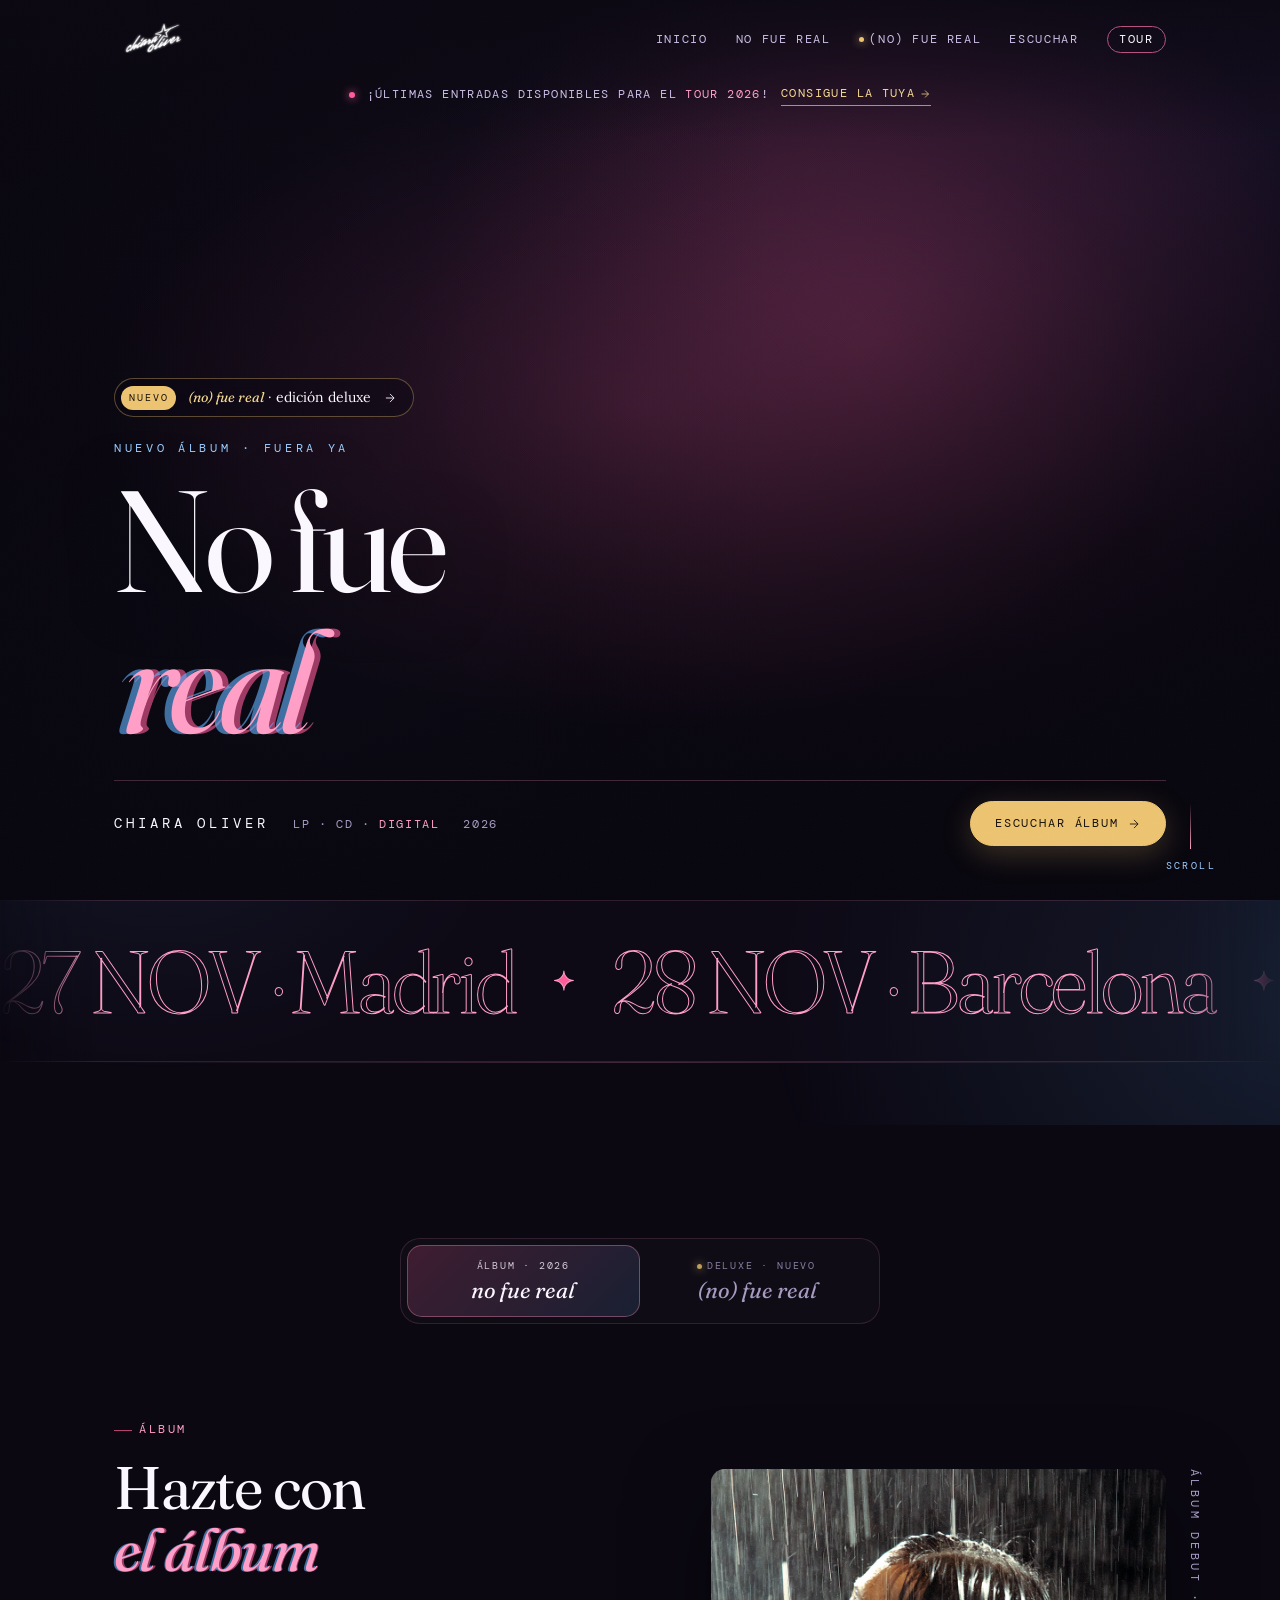
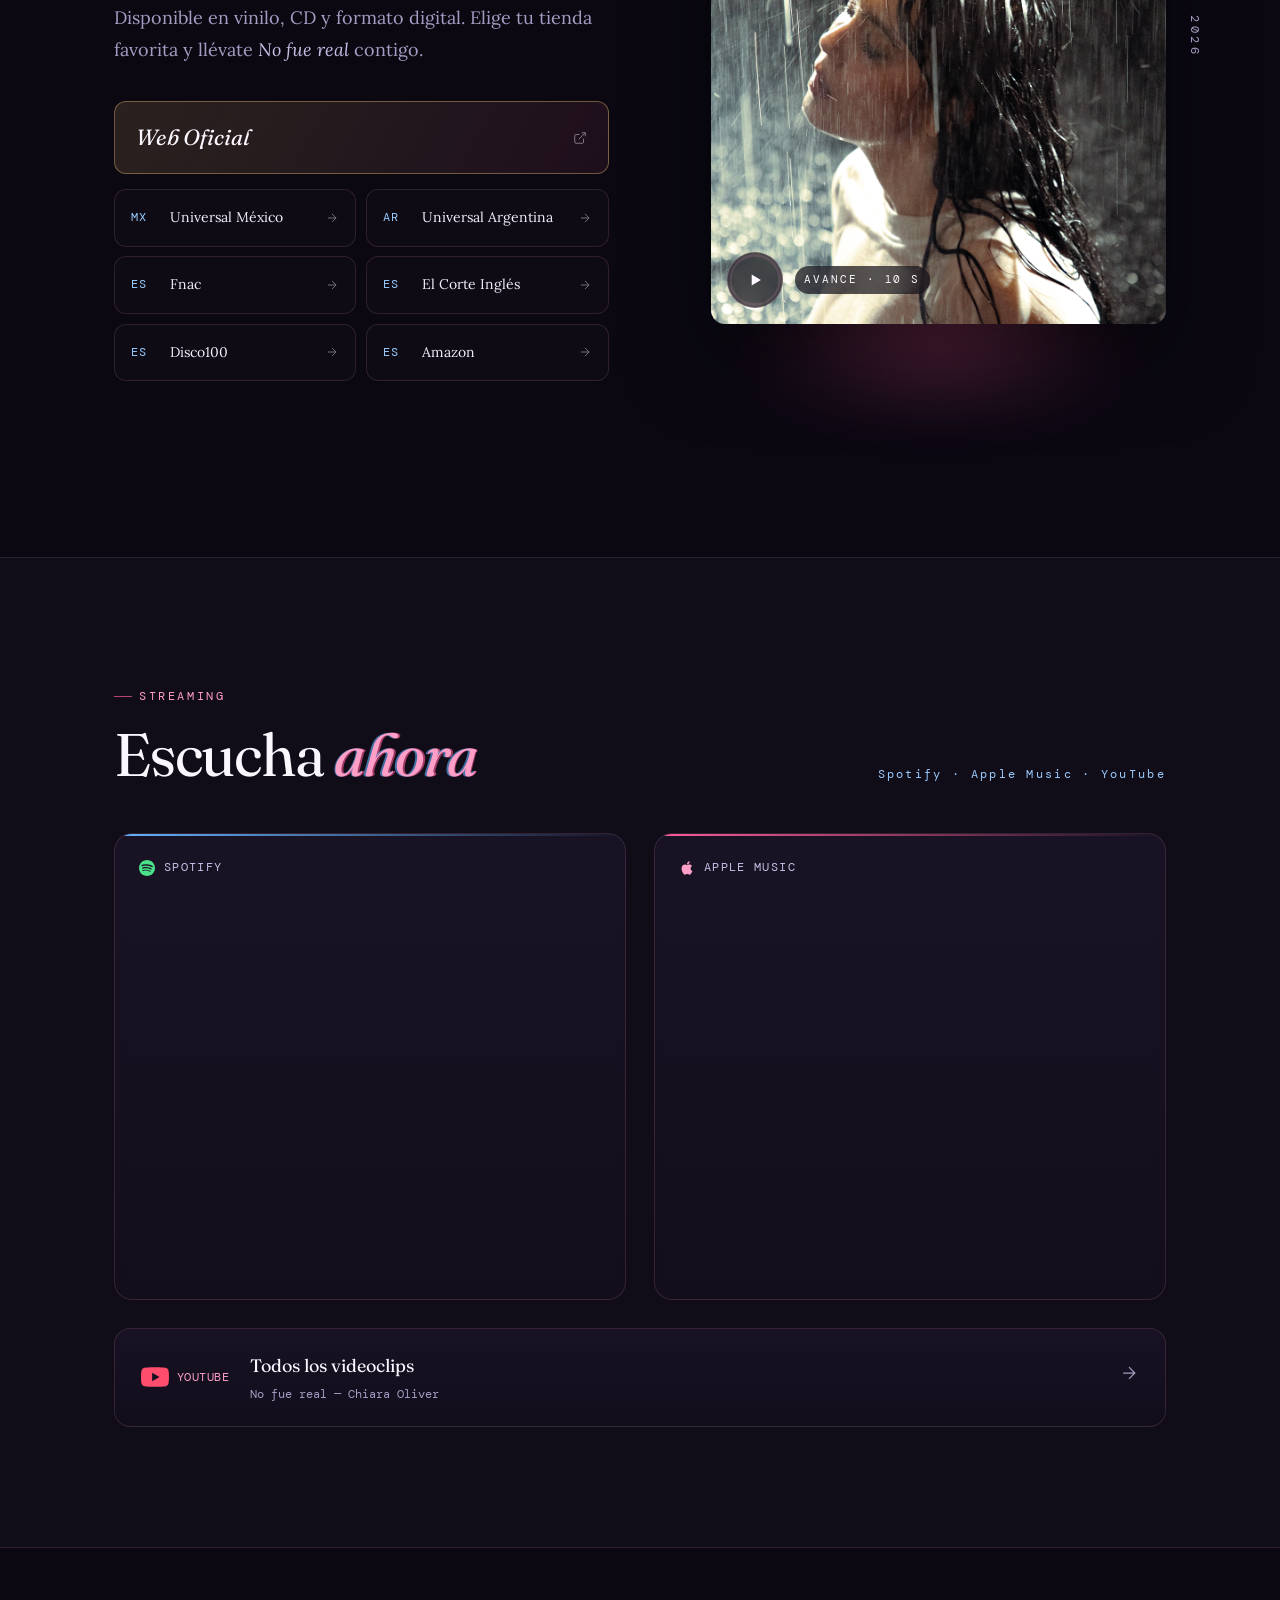
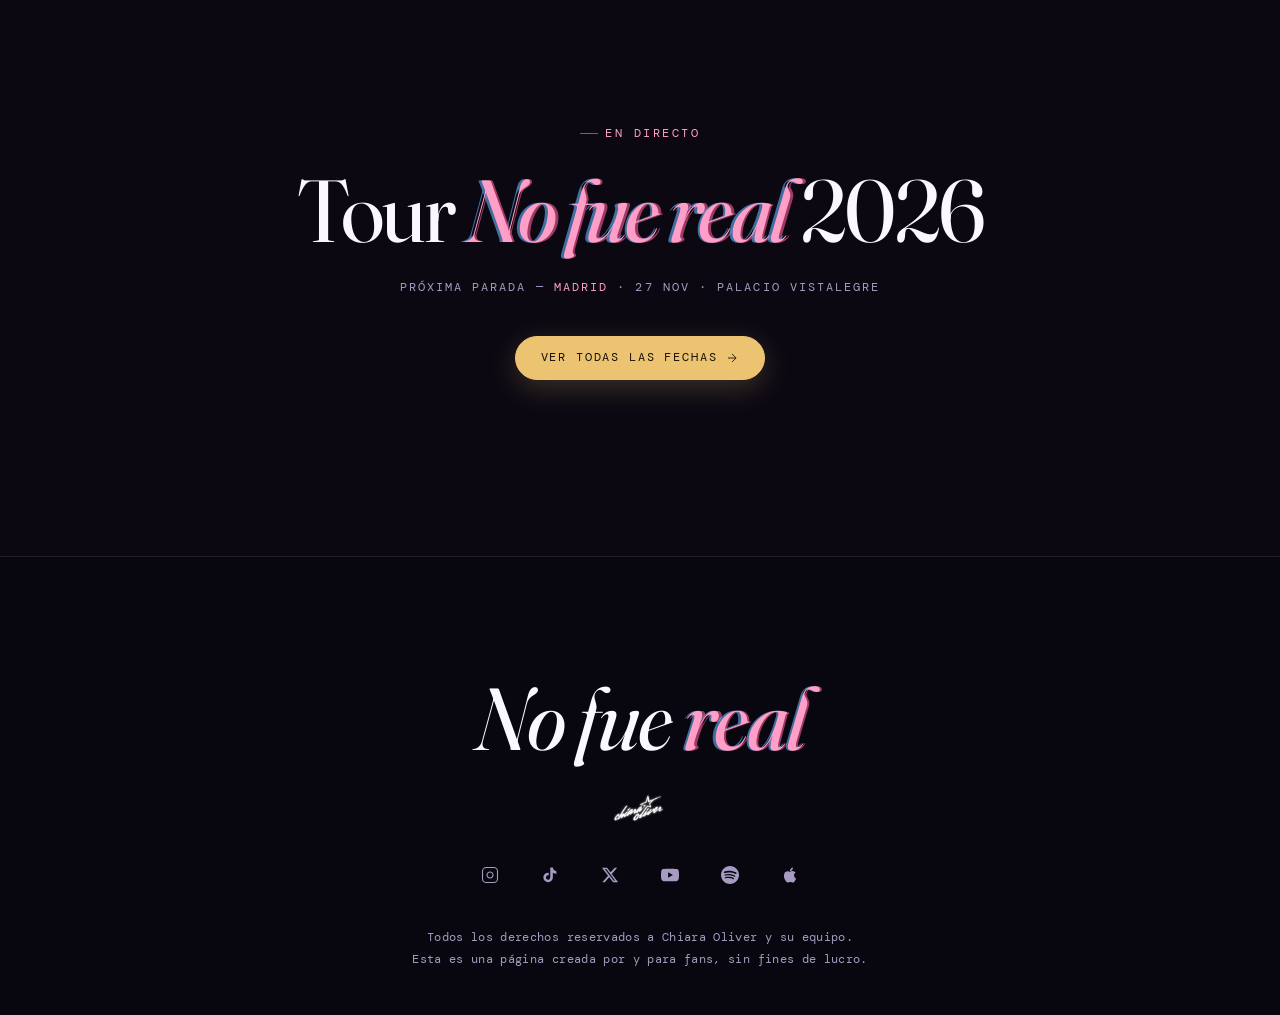
<file: index.html>
<!DOCTYPE html><html lang="es"><head><meta charset="UTF-8" /><meta name="viewport" content="width=device-width, initial-scale=1.0" /><title>No fue real — Chiara Oliver</title><link rel="canonical" href="https://nofuereal.com/" /><meta name="description" content="Fan page oficial del álbum 'No fue real' de Chiara Oliver. Escúchalo en Spotify y Apple Music, compra el vinilo o CD, y descubre las fechas del Tour 2026." /><meta property="og:title" content="No fue real — Chiara Oliver" /><meta property="og:description" content="Fan page oficial del álbum 'No fue real' de Chiara Oliver. Escúchalo en streaming, consigue tu copia y vive la gira." /><meta property="og:image" content="https://chiaraoliveroficial.com/cdn/shop/files/portada-nofuereal.png" /><meta property="og:image:width" content="1200" /><meta property="og:image:height" content="1200" /><meta property="og:url" content="https://nofuereal.com" /><meta property="og:type" content="website" /><meta name="twitter:card" content="summary_large_image" /><meta name="twitter:title" content="No fue real — Chiara Oliver" /><meta name="twitter:description" content="Fan page oficial del álbum 'No fue real' de Chiara Oliver. Escúchalo, cómpralo y vive la gira." /><meta name="twitter:image" content="https://chiaraoliveroficial.com/cdn/shop/files/portada-nofuereal.png" /><script>try { if (localStorage.getItem('nfr-alt-mode') === '1') document.documentElement.classList.add('theme-alt') } catch (e) { } document.documentElement.classList.add('js'); document.documentElement.dataset.initialEdition = location.hash === '#deluxe' ? 'deluxe' : 'standard';</script><link rel="stylesheet" href="/assets/style.css" /><link rel="icon" type="image/png" href="/assets/CHIARA_OLIVER_FAVICON_32px.png" /><script type="application/ld+json"> { "@context": "https://schema.org", "@graph": [ { "@type": "Person", "@id": "https://nofuereal.com/#chiara-oliver", "name": "Chiara Oliver", "jobTitle": "Cantautora", "url": "https://chiaraoliveroficial.com", "image": "https://is1-ssl.mzstatic.com/image/thumb/AMCArtistImages221/v4/af/31/6b/af316bf5-3411-0a77-aa62-f6770b264490/ami-identity-b9616d48b6e379dc224ef7c7ee4527a7-2026-03-01T20-36-02.851Z_cropped.png/1200x1200bb.jpg", "sameAs": [ "https://instagram.com/chiaraoliver", "https://tiktok.com/@chiara0liver", "https://x.com/chiaraoliver", "https://www.youtube.com/@chiaraoliver4045", "https://open.spotify.com/artist/5zeSRJxJzaOyxt9p4kxMLg", "https://music.apple.com/artist/1603999441" ] }, { "@type": "MusicAlbum", "@id": "https://nofuereal.com/#no-fue-real", "name": "No fue real", "datePublished": "2026-05-08", "numTracks": 13, "url": "https://nofuereal.com/", "image": "https://chiaraoliveroficial.com/cdn/shop/files/portada-nofuereal.png", "inLanguage": "es", "albumProductionType": "https://schema.org/StudioAlbum", "albumReleaseType": "https://schema.org/AlbumRelease", "byArtist": { "@id": "https://nofuereal.com/#chiara-oliver" }, "track": [ { "@type": "MusicRecording", "name": "me puse a escribir (intro)" }, { "@type": "MusicRecording", "name": "puzzle" }, { "@type": "MusicRecording", "name": "margaritas" }, { "@type": "MusicRecording", "name": "parte de mí" }, { "@type": "MusicRecording", "name": "no fue real" }, { "@type": "MusicRecording", "name": "lo siento x ser yo" }, { "@type": "MusicRecording", "name": "una más" }, { "@type": "MusicRecording", "name": "es mejor así" }, { "@type": "MusicRecording", "name": "me & my girls" }, { "@type": "MusicRecording", "name": "calle luna" }, { "@type": "MusicRecording", "name": "un minuto +" }, { "@type": "MusicRecording", "name": "si te tuviera aquí" }, { "@type": "MusicRecording", "name": "2+2=5" } ], "sameAs": [ "https://open.spotify.com/album/1FwjLwFWI7cQsG9zk91pXx", "https://music.apple.com/album/1894076993", "https://music.amazon.es/albums/B0GYBMM8G9", "https://music.youtube.com/playlist?list=OLAK5uy_ld3eqhf4FI8zmAkZ3rvXfT-4LTY3mOtGQ", "https://tidal.com/browse/album/520620390", "https://deezer.com/album/973348741" ], "potentialAction": { "@type": "ListenAction", "target": [ { "@type": "EntryPoint", "urlTemplate": "https://open.spotify.com/album/1FwjLwFWI7cQsG9zk91pXx", "actionPlatform": "https://schema.org/DesktopWebPlatform" }, { "@type": "EntryPoint", "urlTemplate": "https://music.apple.com/album/1894076993", "actionPlatform": "https://schema.org/DesktopWebPlatform" }, { "@type": "EntryPoint", "urlTemplate": "https://music.amazon.es/albums/B0GYBMM8G9", "actionPlatform": "https://schema.org/DesktopWebPlatform" }, { "@type": "EntryPoint", "urlTemplate": "https://music.youtube.com/playlist?list=OLAK5uy_ld3eqhf4FI8zmAkZ3rvXfT-4LTY3mOtGQ", "actionPlatform": "https://schema.org/DesktopWebPlatform" }, { "@type": "EntryPoint", "urlTemplate": "https://tidal.com/browse/album/520620390", "actionPlatform": "https://schema.org/DesktopWebPlatform" }, { "@type": "EntryPoint", "urlTemplate": "https://deezer.com/album/973348741", "actionPlatform": "https://schema.org/DesktopWebPlatform" } ] } } ] } </script><link rel="preconnect" href="https://fonts.googleapis.com" /><link rel="preconnect" href="https://fonts.gstatic.com" crossorigin /><link href="https://fonts.googleapis.com/css2?family=Fraunces:ital,opsz,wght@0,9..144,300..600;1,9..144,300..600&family=Lora:ital,wght@0,400;0,500;0,600;1,400&family=DM+Mono:wght@300;400&display=swap" rel="stylesheet" /></head><body class="page-index"><div class="grain-overlay" aria-hidden="true"></div><div class="spine spine--left" aria-hidden="true"><span>Chiara Oliver</span></div><div class="spine spine--right" aria-hidden="true"><span>No fue real · 2026</span></div><header class="site-header" id="site-header"><div class="header-inner"><a href="/" class="logo" aria-label="Chiara Oliver — No fue real"><img src="/assets/logo.png" alt="Chiara Oliver — No fue real" class="logo-img" /></a><button class="nav-toggle" id="nav-toggle" aria-label="Abrir menú" aria-expanded="false"><span></span><span></span></button><nav class="site-nav" id="site-nav" aria-label="Navegación principal"><ul><li><a href="/" class="nav-link">Inicio</a></li><li><a href="#album" class="nav-link" data-edition-link="standard">no fue real</a></li><li><a href="#deluxe" class="nav-link nav-link--new" data-edition-link="deluxe">(no) fue real</a></li><li><a href="https://chiaraoliver.lnk.to/NoFueRealAlbum" class="nav-link">Escuchar</a></li><li><a href="tour/" class="nav-link nav-link--tour">Tour</a></li></ul></nav></div></header><div class="tour-banner2"><div class="tour-banner2-inner"><span class="tour-banner2__dot" aria-hidden="true"></span><p class="tour-banner2__text">¡Últimas entradas disponibles para el <strong>Tour 2026</strong>!</p><a href="tour/" class="tour-banner2__link">Consigue la tuya <svg viewBox="0 0 24 24" fill="none" stroke="currentColor" stroke-width="1.5"><path d="M5 12h14M12 5l7 7-7 7" /></svg></a></div></div><main><section id="inicio" class="hero" aria-label="Portada del álbum"><div class="hero-media"><div class="hero-image-fallback"></div><video autoplay muted loop playsinline class="hero-video"><source src="https://cdn.shopify.com/videos/c/o/v/16e27cbeb4c64da1a8c3f2a5712030eb.mp4" type="video/mp4" /></video></div><div class="hero-vignette" aria-hidden="true"></div><div class="hero-content"><a href="#deluxe" class="hero-news fade-in-up" style="--delay:0.1s" data-edition-link="deluxe"><span class="hero-news__tag">Nuevo</span><span class="hero-news__text"><em>(no) fue real</em> · edición deluxe</span><svg viewBox="0 0 24 24" fill="none" stroke="currentColor" stroke-width="1.5" aria-hidden="true"><path d="M5 12h14M12 5l7 7-7 7" /></svg></a><p class="hero-eyebrow fade-in-up" style="--delay:0.2s">Nuevo álbum · Fuera ya</p><h1 class="hero-title"><span class="hero-title__line fade-in-up" style="--delay:0.5s">No fue</span><span class="hero-title__line hero-title__line--italic fade-in-up" style="--delay:0.8s">real</span></h1><div class="hero-masthead fade-in-up" style="--delay:1.1s"><div class="hero-meta"><span class="hero-artist">Chiara Oliver</span><span class="hero-meta__item">LP · CD · <strong>Digital</strong></span><span class="hero-meta__item">2026</span></div><a href="https://chiaraoliver.lnk.to/NoFueRealAlbum" target="_blank" class="cta-primary"><span>ESCUCHAR ÁLBUM</span><svg viewBox="0 0 24 24" fill="none" stroke="currentColor" stroke-width="1.5" aria-hidden="true"><path d="M5 12h14M12 5l7 7-7 7" /></svg></a></div></div><div class="hero-scroll-hint fade-in-up" style="--delay:2s" aria-hidden="true"><div class="scroll-line"></div><span>Scroll</span></div></section><section class="marquee" aria-label="Fechas del tour y títulos de canciones"><div class="marquee__track" data-marquee><ul class="marquee__list"><li class="marquee__item marquee__item--date">27 NOV · Madrid</li><li class="marquee__item marquee__item--date">28 NOV · Barcelona</li></ul></div></section><section id="comprar" class="album editions" data-edition="standard" aria-label="Ediciones del álbum"><div class="section-inner"><nav class="edition-switch reveal" aria-label="Elegir edición"><div class="edition-switch__track" role="tablist"><span class="edition-switch__thumb" aria-hidden="true"></span><a href="#album" class="edition-switch__opt" role="tab" id="tab-standard" aria-controls="album" aria-selected="true" data-edition-link="standard"><span class="edition-switch__kicker">Álbum · 2026</span><span class="edition-switch__name">no fue real</span></a><a href="#deluxe" class="edition-switch__opt" role="tab" id="tab-deluxe" aria-controls="deluxe" aria-selected="false" data-edition-link="deluxe"><span class="edition-switch__kicker"><span class="edition-switch__dot" aria-hidden="true"></span>Deluxe · Nuevo</span><span class="edition-switch__name">(no) fue real</span></a></div></nav><div class="edition-panel" id="album" role="tabpanel" aria-labelledby="tab-standard" data-edition-panel="standard"><div class="album-inner"><div class="album-head"><p class="section-eyebrow reveal">Álbum</p><h2 id="comprar-heading" class="section-title album-title reveal" style="--delay:0.1s">Hazte con<br /><em class="em-ghost">el álbum</em></h2><p class="album-desc reveal" style="--delay:0.2s">Disponible en vinilo, CD y formato digital. Elige tu tienda favorita y llévate <em>No fue real</em> contigo.</p><div class="buy-links reveal" style="--delay:0.3s"><a href="https://chiaraoliveroficial.com/collections/no-fue-real" target="_blank" rel="noopener" class="buy-link buy-link--featured"><span class="buy-link__label">Web Oficial</span><svg viewBox="0 0 24 24" fill="none" stroke="currentColor" stroke-width="1.5" aria-hidden="true"><path d="M18 13v6a2 2 0 01-2 2H5a2 2 0 01-2-2V8a2 2 0 012-2h6M15 3h6v6M10 14L21 3" /></svg></a><div class="buy-grid"><a href="https://udiscover.mx/collections/chiara-oliver" target="_blank" rel="noopener" class="buy-link"><span class="buy-link__region">MX</span><span class="buy-link__label">Universal México</span><svg viewBox="0 0 24 24" fill="none" stroke="currentColor" stroke-width="1.5" aria-hidden="true"><path d="M5 12h14M12 5l7 7-7 7" /></svg></a><a href="https://umusicstore.com.ar/collections/chiara-oliver" target="_blank" rel="noopener" class="buy-link"><span class="buy-link__region">AR</span><span class="buy-link__label">Universal Argentina</span><svg viewBox="0 0 24 24" fill="none" stroke="currentColor" stroke-width="1.5" aria-hidden="true"><path d="M5 12h14M12 5l7 7-7 7" /></svg></a><a href="https://www.fnac.es/ia1135026/Chiara-Oliver" target="_blank" rel="noopener" class="buy-link"><span class="buy-link__region">ES</span><span class="buy-link__label">Fnac</span><svg viewBox="0 0 24 24" fill="none" stroke="currentColor" stroke-width="1.5" aria-hidden="true"><path d="M5 12h14M12 5l7 7-7 7" /></svg></a><a href="https://www.elcorteingles.es/bio/chiara-oliver/" target="_blank" rel="noopener" class="buy-link"><span class="buy-link__region">ES</span><span class="buy-link__label">El Corte Inglés</span><svg viewBox="0 0 24 24" fill="none" stroke="currentColor" stroke-width="1.5" aria-hidden="true"><path d="M5 12h14M12 5l7 7-7 7" /></svg></a><a href="https://www.disco100.com/busqueda?search=chiara+oliver" target="_blank" rel="noopener" class="buy-link"><span class="buy-link__region">ES</span><span class="buy-link__label">Disco100</span><svg viewBox="0 0 24 24" fill="none" stroke="currentColor" stroke-width="1.5" aria-hidden="true"><path d="M5 12h14M12 5l7 7-7 7" /></svg></a><a href="https://www.amazon.es/s?k=chiara+oliver" target="_blank" rel="noopener" class="buy-link"><span class="buy-link__region">ES</span><span class="buy-link__label">Amazon</span><svg viewBox="0 0 24 24" fill="none" stroke="currentColor" stroke-width="1.5" aria-hidden="true"><path d="M5 12h14M12 5l7 7-7 7" /></svg></a></div></div></div><div class="album-object reveal" style="--delay:0.15s"><div class="album-cover"><div class="album-cover-placeholder"><span>No fue real</span><em>Chiara Oliver</em></div><img src="/assets/album.png" alt="Portada del álbum No fue real" width="1024" height="1024" decoding="async" /><div class="snippet" data-snippet data-src="/assets/lo-siento-x-ser-yo.m4a" data-start="0" data-duration="15" loop><button class="snippet__btn" type="button" aria-pressed="false" aria-label="Escuchar fragmento de 10 segundos"><svg class="snippet__ring" viewBox="0 0 48 48" aria-hidden="true"><circle class="snippet__track" cx="24" cy="24" r="21" stroke="var(--c-divider)" /><circle class="snippet__progress" cx="24" cy="24" r="21" /></svg><svg class="snippet__icon snippet__icon--play" viewBox="0 0 24 24" aria-hidden="true"><path d="M8 5.5v13l11-6.5z" /></svg><svg class="snippet__icon snippet__icon--pause" viewBox="0 0 24 24" aria-hidden="true"><path d="M7 5h3.5v14H7zM13.5 5H17v14h-3.5z" /></svg></button><span class="snippet__label">Avance · 10 s</span></div></div><div class="album-glow" aria-hidden="true"></div><span class="album-caption" aria-hidden="true">Álbum debut · 2026</span></div></div></div><div class="edition-panel edition-panel--deluxe" id="deluxe" role="tabpanel" aria-labelledby="tab-deluxe" data-edition-panel="deluxe" data-deluxe><div class="album-inner"><div class="album-head"><p class="section-eyebrow deluxe-eyebrow" data-deluxe-eyebrow>Edición deluxe · Anunciada</p><h2 class="section-title album-title deluxe-title"><span class="deluxe-title__paren">(no)</span> fue <em class="em-ghost">real</em></h2><p class="album-desc" data-deluxe-desc>La edición deluxe de <em>no fue real</em> llega el 20 de noviembre. La preventa abre el 3 de noviembre a las 12:00 (hora peninsular).</p><div class="deluxe-countdown" data-deluxe-countdown role="timer" aria-live="off"><p class="deluxe-countdown__label" data-deluxe-countdown-label>Preventa en</p><div class="deluxe-countdown__clock"><div><span data-cd="d">--</span><small>días</small></div><div><span data-cd="h">--</span><small>horas</small></div><div><span data-cd="m">--</span><small>min</small></div><div><span data-cd="s">--</span><small>seg</small></div></div></div><div class="deluxe-actions" data-deluxe-actions></div><ol class="deluxe-timeline" aria-label="Calendario de lanzamiento"><li class="deluxe-timeline__step" data-step="preorder"><time datetime="2026-11-02T12:00+01:00">3 NOV · 12:00</time><span>Preventa</span></li><li class="deluxe-timeline__step" data-step="sale"><time datetime="2026-11-03T12:00+01:00">4 NOV · 12:00</time><span>Venta general</span></li><li class="deluxe-timeline__step" data-step="released"><time datetime="2026-11-20T00:00+01:00">20 NOV · 00:00</time><span>Lanzamiento</span></li></ol><p class="deluxe-tz">Horario peninsular español (CET)</p></div><div class="album-object"><div class="album-cover album-cover--deluxe"><div class="album-cover-placeholder"><span>(no) fue real</span><em>Chiara Oliver</em></div><img src="/assets/deluxe.jpg" alt="Portada de la edición deluxe (no) fue real" width="3008" height="3008" loading="lazy" decoding="async" /><span class="deluxe-badge">Deluxe</span></div><div class="album-glow album-glow--deluxe" aria-hidden="true"></div><span class="album-caption" aria-hidden="true">Edición deluxe · 2026</span></div></div></div></div></section><section id="escuchar" class="listen" aria-labelledby="escuchar-heading"><div class="section-inner"><div class="listen-head"><div><p class="section-eyebrow reveal">Streaming</p><h2 id="escuchar-heading" class="section-title reveal" style="--delay:0.1s">Escucha <em class="em-ghost">ahora</em></h2></div><p class="section-index reveal" style="--delay:0.15s">Spotify · Apple Music · YouTube</p></div><div class="players-grid reveal" style="--delay:0.2s"><div class="player-wrap player-wrap--spotify"><a href="https://open.spotify.com/album/1FwjLwFWI7cQsG9zk91pXx" target="_blank"><p class="player-platform"><svg viewBox="0 0 24 24" fill="currentColor" aria-hidden="true"><path d="M12 0C5.4 0 0 5.4 0 12s5.4 12 12 12 12-5.4 12-12S18.66 0 12 0zm5.521 17.34c-.24.359-.66.48-1.021.24-2.82-1.74-6.36-2.101-10.561-1.141-.418.122-.779-.179-.899-.539-.12-.421.18-.78.54-.9 4.56-1.021 8.52-.6 11.64 1.32.42.18.479.659.301 1.02zm1.44-3.3c-.301.42-.841.6-1.262.3-3.239-1.98-8.159-2.58-11.939-1.38-.479.12-1.02-.12-1.14-.6-.12-.48.12-1.021.6-1.141C9.6 9.9 15 10.561 18.72 12.84c.361.181.54.78.241 1.2zm.12-3.36C15.24 8.4 8.82 8.16 5.16 9.301c-.6.179-1.2-.181-1.38-.721-.18-.601.18-1.2.72-1.381 4.26-1.26 11.28-1.02 15.721 1.621.539.3.719 1.02.419 1.56-.299.421-1.02.599-1.559.3z" /></svg> Spotify</p></a><iframe src="https://open.spotify.com/embed/album/1FwjLwFWI7cQsG9zk91pXx?utm_source=generator&theme=0" width="100%" height="380" frameborder="0" allowfullscreen allow="autoplay; clipboard-write; encrypted-media; fullscreen; picture-in-picture" loading="lazy" title="No fue real en Spotify"></iframe></div><div class="player-wrap player-wrap--apple"><a href="https://music.apple.com/album/1894076993" target="_blank"><p class="player-platform"><svg viewBox="0 0 24 24" fill="currentColor" aria-hidden="true"><path d="M18.71 19.5c-.83 1.24-1.71 2.45-3.05 2.47-1.34.03-1.77-.79-3.29-.79-1.53 0-2 .77-3.27.82-1.31.05-2.3-1.32-3.14-2.53C4.25 17 2.94 12.45 4.7 9.39c.87-1.52 2.43-2.48 4.12-2.51 1.28-.02 2.5.87 3.29.87.78 0 2.26-1.07 3.8-.91.65.03 2.47.26 3.64 1.98-.09.06-2.17 1.28-2.15 3.81.03 3.02 2.65 4.03 2.68 4.04-.03.07-.42 1.44-1.38 2.83M13 3.5c.73-.83 1.94-1.46 2.94-1.5.13 1.17-.34 2.35-1.04 3.19-.69.85-1.83 1.51-2.95 1.42-.15-1.15.41-2.35 1.05-3.11z" /></svg> Apple Music</p></a><iframe allow="autoplay *; encrypted-media *; fullscreen *; clipboard-write" frameborder="0" height="380" style="width:100%;overflow:hidden;border-radius:10px;" sandbox="allow-forms allow-popups allow-same-origin allow-scripts allow-storage-access-by-user-activation allow-top-navigation-by-user-activation" src="https://embed.music.apple.com/es/album/1894076993" title="No fue real en Apple Music" loading="lazy"></iframe></div></div><a href="https://www.youtube.com/playlist?list=PLLd88ls_r-L9U0gl0Xq_wXxm2Uy_A4lRr" target="_blank" rel="noopener" class="yt-card reveal" style="--delay:0.25s" aria-label="Ver videoclips en YouTube"><div class="yt-card__icon"><svg viewBox="0 0 24 24" fill="currentColor" aria-hidden="true"><path d="M23.498 6.186a3.016 3.016 0 00-2.122-2.136C19.505 3.545 12 3.545 12 3.545s-7.505 0-9.377.505A3.017 3.017 0 00.502 6.186C0 8.07 0 12 0 12s0 3.93.502 5.814a3.016 3.016 0 002.122 2.136c1.871.505 9.376.505 9.376.505s7.505 0 9.377-.505a3.015 3.015 0 002.122-2.136C24 15.93 24 12 24 12s0-3.93-.502-5.814zM9.545 15.568V8.432L15.818 12l-6.273 3.568z" /></svg><span>YouTube</span></div><div class="yt-card__text"><span class="yt-card__title">Todos los videoclips</span><span class="yt-card__sub">No fue real — Chiara Oliver</span></div><span class="yt-card__arrow"><svg viewBox="0 0 24 24" fill="none" stroke="currentColor" stroke-width="1.5" aria-hidden="true"><path d="M5 12h14M12 5l7 7-7 7" /></svg></span></a></div></section><section class="tour-cta" aria-label="Enlace a la gira"><div class="section-inner"><div class="tour-cta-inner reveal"><p class="section-eyebrow">En directo</p><h2 class="tour-cta-title">Tour <em>No fue real</em> 2026</h2><p class="tour-cta-next">Próxima parada — <strong>Madrid</strong> · 27 NOV · Palacio Vistalegre</p><a href="tour/" class="cta-primary"><span>Ver todas las fechas</span><svg viewBox="0 0 24 24" fill="none" stroke="currentColor" stroke-width="1.5" aria-hidden="true"><path d="M5 12h14M12 5l7 7-7 7" /></svg></a></div></div></section></main><footer class="site-footer" role="contentinfo"><div class="footer-inner"><p class="footer-wordmark reveal">No fue <em>real</em></p><div class="footer-logo"><img src="/assets/logo.png" alt="Chiara Oliver — No fue real" class="logo-img" /></div><nav class="footer-social" aria-label="Redes sociales"><a href="https://instagram.com/chiaraoliver" target="_blank" rel="noopener" aria-label="Instagram de Chiara Oliver" class="social-link"><svg viewBox="0 0 24 24" fill="none" stroke="currentColor" stroke-width="1.5" aria-hidden="true"><rect x="2" y="2" width="20" height="20" rx="5" ry="5" /><path d="M16 11.37A4 4 0 1112.63 8 4 4 0 0116 11.37z" /><line x1="17.5" y1="6.5" x2="17.51" y2="6.5" /></svg></a><a href="https://tiktok.com/@chiaraoliver" target="_blank" rel="noopener" aria-label="TikTok de Chiara Oliver" class="social-link"><svg viewBox="0 0 24 24" fill="currentColor" aria-hidden="true"><path d="M19.59 6.69a4.83 4.83 0 01-3.77-4.25V2h-3.45v13.67a2.89 2.89 0 01-2.88 2.5 2.89 2.89 0 01-2.89-2.89 2.89 2.89 0 012.89-2.89c.28 0 .54.04.79.1V9.01a6.33 6.33 0 00-.79-.05 6.34 6.34 0 00-6.34 6.34 6.34 6.34 0 006.34 6.34 6.34 6.34 0 006.33-6.34V8.94a8.16 8.16 0 004.77 1.52V7a4.85 4.85 0 01-1-.31z" /></svg></a><a href="https://x.com/chiaraoliver" target="_blank" rel="noopener" aria-label="X (Twitter) de Chiara Oliver" class="social-link"><svg viewBox="0 0 24 24" fill="currentColor" aria-hidden="true"><path d="M18.244 2.25h3.308l-7.227 8.26 8.502 11.24H16.17l-5.214-6.817L4.99 21.75H1.68l7.73-8.835L1.254 2.25H8.08l4.713 6.231zm-1.161 17.52h1.833L7.084 4.126H5.117z" /></svg></a><a href="https://www.youtube.com/playlist?list=PLLd88ls_r-L9U0gl0Xq_wXxm2Uy_A4lRr" target="_blank" rel="noopener" aria-label="Playlist No fue real en YouTube" class="social-link"><svg viewBox="0 0 24 24" fill="currentColor" aria-hidden="true"><path d="M23.498 6.186a3.016 3.016 0 00-2.122-2.136C19.505 3.545 12 3.545 12 3.545s-7.505 0-9.377.505A3.017 3.017 0 00.502 6.186C0 8.07 0 12 0 12s0 3.93.502 5.814a3.016 3.016 0 002.122 2.136c1.871.505 9.376.505 9.376.505s7.505 0 9.377-.505a3.015 3.015 0 002.122-2.136C24 15.93 24 12 24 12s0-3.93-.502-5.814zM9.545 15.568V8.432L15.818 12l-6.273 3.568z" /></svg></a><a href="https://open.spotify.com/album/1FwjLwFWI7cQsG9zk91pXx" target="_blank" rel="noopener" aria-label="No fue real en Spotify" class="social-link"><svg viewBox="0 0 24 24" fill="currentColor" aria-hidden="true"><path d="M12 0C5.4 0 0 5.4 0 12s5.4 12 12 12 12-5.4 12-12S18.66 0 12 0zm5.521 17.34c-.24.359-.66.48-1.021.24-2.82-1.74-6.36-2.101-10.561-1.141-.418.122-.779-.179-.899-.539-.12-.421.18-.78.54-.9 4.56-1.021 8.52-.6 11.64 1.32.42.18.479.659.301 1.02zm1.44-3.3c-.301.42-.841.6-1.262.3-3.239-1.98-8.159-2.58-11.939-1.38-.479.12-1.02-.12-1.14-.6-.12-.48.12-1.021.6-1.141C9.6 9.9 15 10.561 18.72 12.84c.361.181.54.78.241 1.2zm.12-3.36C15.24 8.4 8.82 8.16 5.16 9.301c-.6.179-1.2-.181-1.38-.721-.18-.601.18-1.2.72-1.381 4.26-1.26 11.28-1.02 15.721 1.621.539.3.719 1.02.419 1.56-.299.421-1.02.599-1.559.3z" /></svg></a><a href="https://music.apple.com/album/1894076993" target="_blank" rel="noopener" aria-label="No fue real en Apple Music" class="social-link"><svg viewBox="0 0 24 24" fill="currentColor" aria-hidden="true"><path d="M18.71 19.5c-.83 1.24-1.71 2.45-3.05 2.47-1.34.03-1.77-.79-3.29-.79-1.53 0-2 .77-3.27.82-1.31.05-2.3-1.32-3.14-2.53C4.25 17 2.94 12.45 4.7 9.39c.87-1.52 2.43-2.48 4.12-2.51 1.28-.02 2.5.87 3.29.87.78 0 2.26-1.07 3.8-.91.65.03 2.47.26 3.64 1.98-.09.06-2.17 1.28-2.15 3.81.03 3.02 2.65 4.03 2.68 4.04-.03.07-.42 1.44-1.38 2.83M13 3.5c.73-.83 1.94-1.46 2.94-1.5.13 1.17-.34 2.35-1.04 3.19-.69.85-1.83 1.51-2.95 1.42-.15-1.15.41-2.35 1.05-3.11z" /></svg></a></nav><p class="footer-legal">Todos los derechos reservados a Chiara Oliver y su equipo.<br />Esta es una página creada por y para fans, sin fines de lucro.</p></div></footer><aside class="diary-teaser" id="diary-teaser" aria-label="Aviso: edición deluxe (no) fue real" hidden><button class="diary-teaser__close" type="button" aria-label="Cerrar aviso"><svg viewBox="0 0 24 24" fill="none" stroke="currentColor" stroke-width="1.5" aria-hidden="true"><path d="M18 6L6 18M6 6l12 12" /></svg></button><p class="diary-teaser__title"><span class="diary-teaser__dot" aria-hidden="true"></span>(no) fue real</p><p class="diary-teaser__date" data-diary-label>Preventa · 3 nov, 12:00</p><p class="diary-teaser__count" role="timer"><span data-diary-count>--d --h --m --s</span></p><a class="diary-teaser__link" href="/#deluxe" data-edition-link="deluxe"> Ver edición deluxe <svg viewBox="0 0 24 24" fill="none" stroke="currentColor" stroke-width="1.5" aria-hidden="true"><path d="M7 17L17 7M8 7h9v9" /></svg></a></aside><script src="/assets/script.js" defer></script></body></html>
</file>
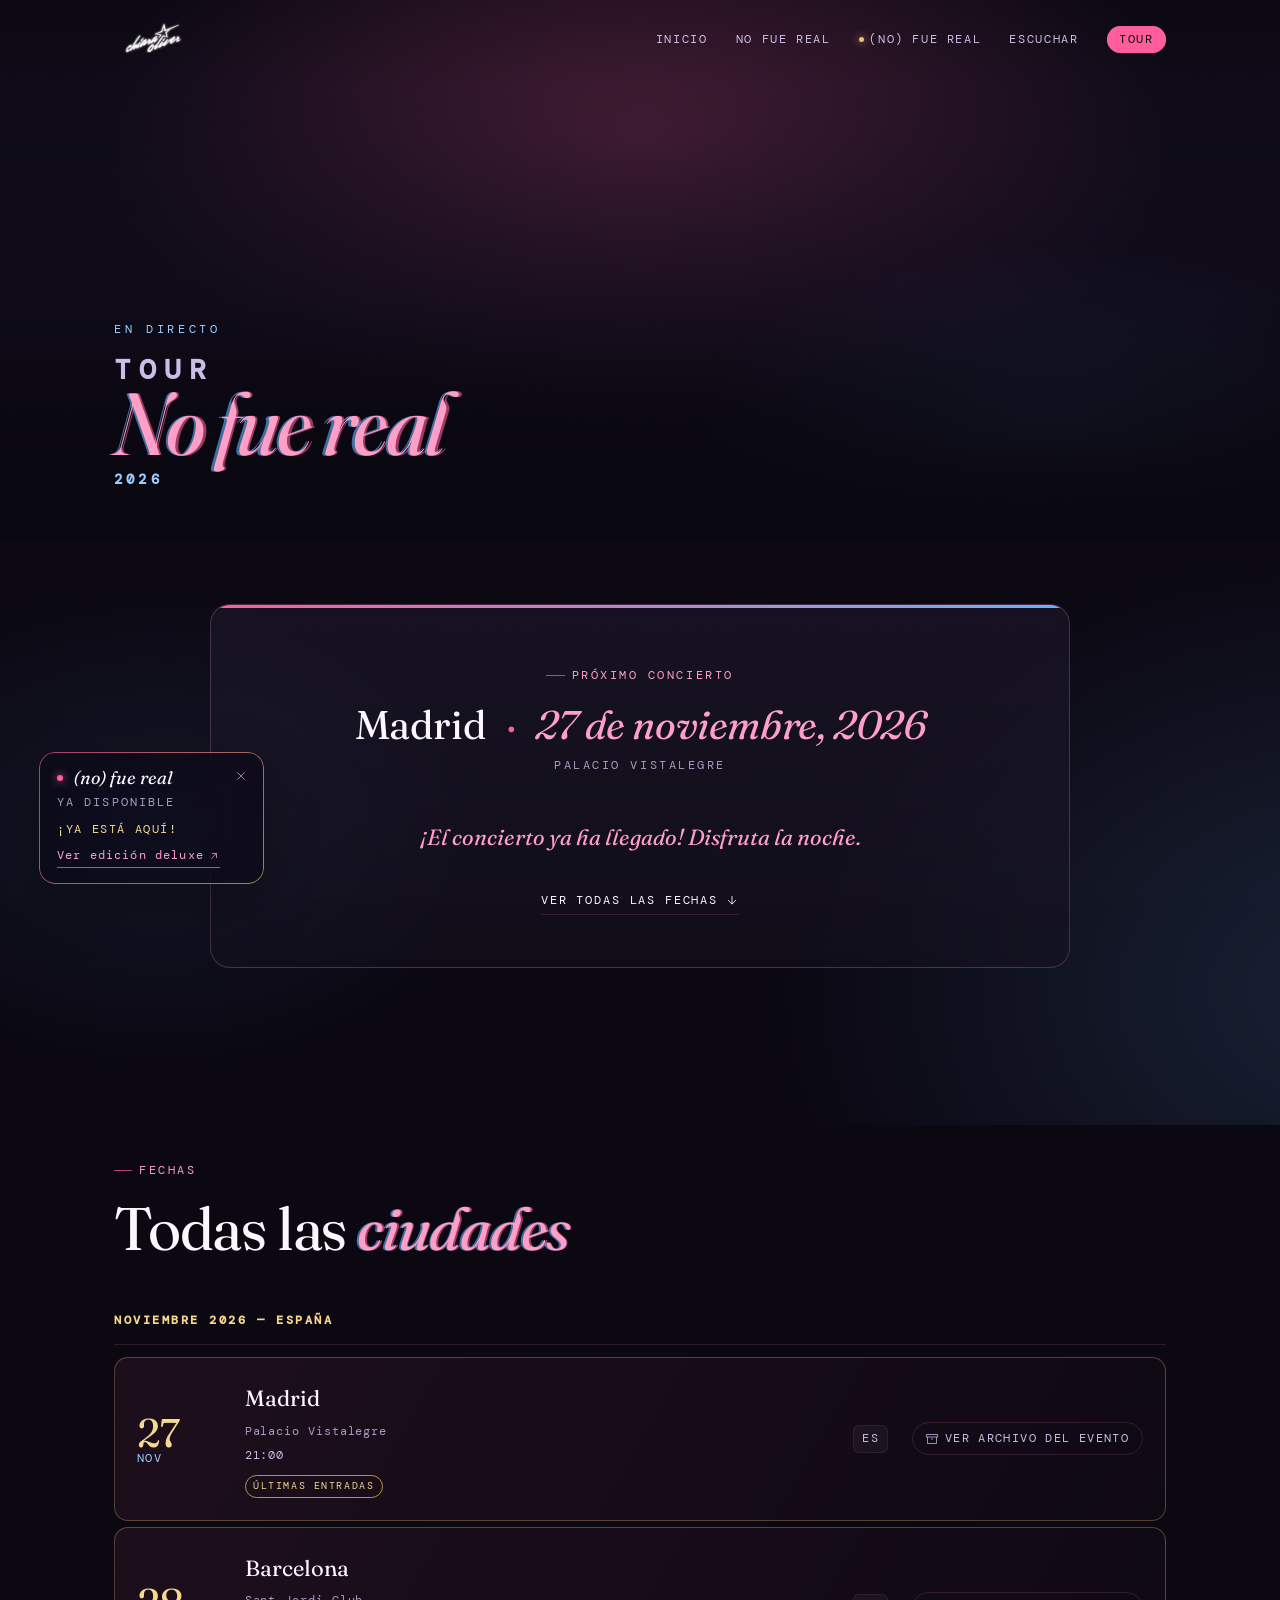
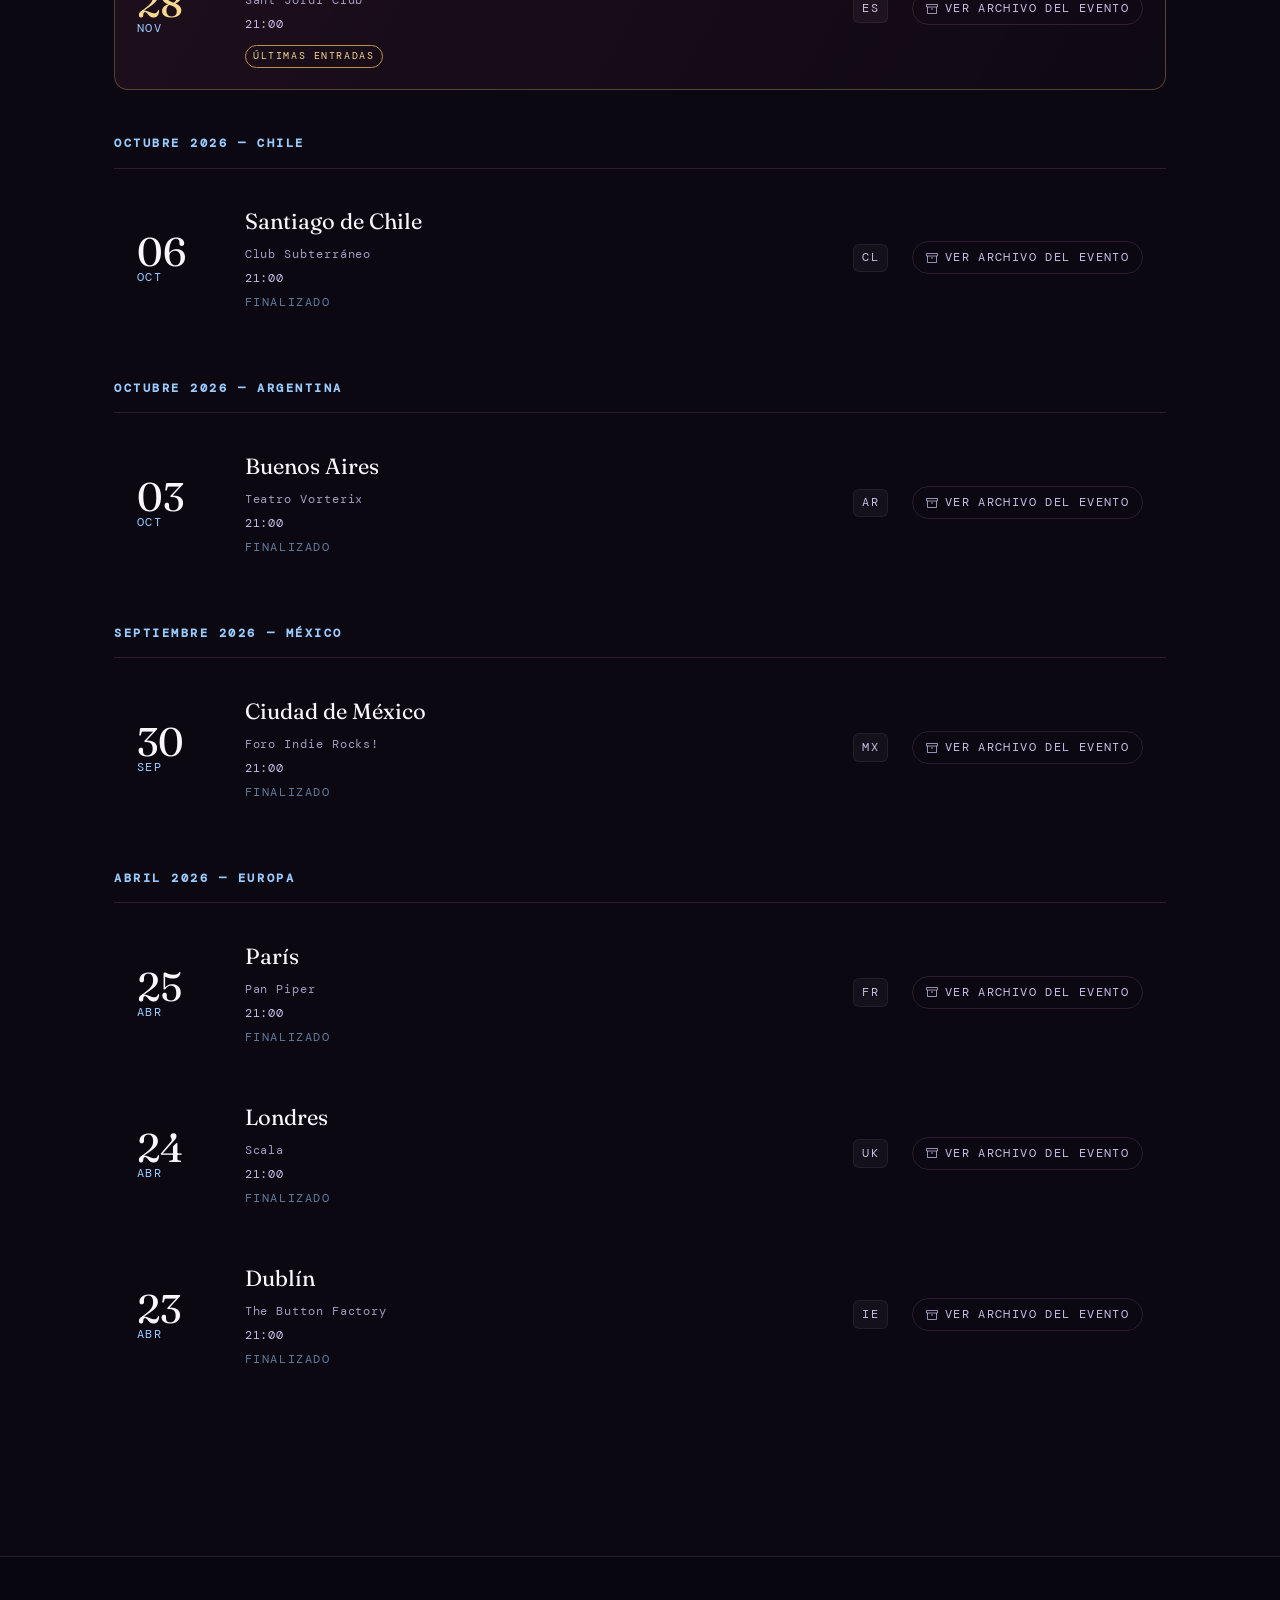
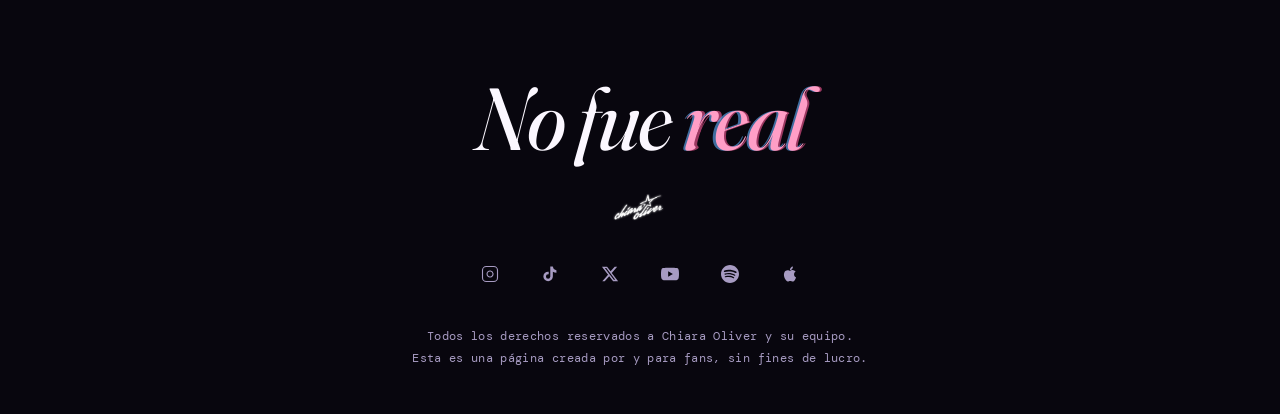
<file: tour/index.html>
<!DOCTYPE html><html lang="es"><head><meta charset="UTF-8" /><meta name="viewport" content="width=device-width, initial-scale=1.0" /><title>Tour 2026 — No fue real · Chiara Oliver</title><link rel="canonical" href="https://nofuereal.com/tour/" /><meta name="description" content="Todas las fechas del Tour No fue real 2026 de Chiara Oliver: Ciudad de México, Buenos Aires, Santiago, Madrid y Barcelona. Entradas disponibles." /><meta property="og:title" content="Tour 2026 — No fue real · Chiara Oliver" /><meta property="og:description" content="Fechas, ciudades y entradas del Tour No fue real 2026 de Chiara Oliver. Consigue tus entradas." /><meta property="og:image" content="https://chiaraoliveroficial.com/cdn/shop/files/1024x1024-CHIARA-European-Tour-26_97088f5b-d2ce-4671-bf12-d87592acff68.jpg" /><meta property="og:image:width" content="1200" /><meta property="og:image:height" content="1200" /><meta property="og:url" content="https://nofuereal.com/tour" /><meta property="og:type" content="website" /><meta name="twitter:card" content="summary_large_image" /><meta name="twitter:title" content="Tour 2026 — No fue real · Chiara Oliver" /><meta name="twitter:description" content="Fechas, ciudades y entradas del Tour No fue real 2026 de Chiara Oliver." /><meta name="twitter:image" content="https://chiaraoliveroficial.com/cdn/shop/files/1024x1024-CHIARA-European-Tour-26_97088f5b-d2ce-4671-bf12-d87592acff68.jpg" /><script>try { if (localStorage.getItem('nfr-alt-mode') === '1') document.documentElement.classList.add('theme-alt') } catch (e) { }</script><link rel="stylesheet" href="/assets/style.css" /><link rel="icon" type="image/png" href="/assets/CHIARA_OLIVER_FAVICON_32px.png" /><script type="application/ld+json"> [ { "@context": "https://schema.org", "@type": "MusicEvent", "name": "No fue real tour - Ciudad de México", "startDate": "2026-09-30T21:00", "location": { "@type": "Place", "name": "Foro Indie Rocks!", "address": { "@type": "PostalAddress", "addressLocality": "Ciudad de México", "addressCountry": "MX" }, "geo": { "@type": "GeoCoordinates", "latitude": "19.416627", "longitude": "-99.1561491" } }, "eventStatus": "https://schema.org/EventCompleted", "offers": { "@type": "Offer", "name": "Fever", "url": "https://feverup.com/m/621569", "availability": "https://schema.org/SoldOut" }, "performer": { "@type": "MusicGroup", "name": "Chiara Oliver" } }, { "@context": "https://schema.org", "@type": "MusicEvent", "name": "No fue real tour - Buenos Aires", "startDate": "2026-10-03T21:00", "location": { "@type": "Place", "name": "Teatro Vorterix", "address": { "@type": "PostalAddress", "addressLocality": "Buenos Aires", "addressCountry": "AR" }, "geo": { "@type": "GeoCoordinates", "latitude": "-34.5800599", "longitude": "-58.4510084" } }, "eventStatus": "https://schema.org/EventCompleted", "offers": { "@type": "Offer", "name": "AllAccess", "url": "https://www.allaccess.com.ar/event/chiara-oliver", "availability": "https://schema.org/SoldOut" }, "performer": { "@type": "MusicGroup", "name": "Chiara Oliver" } }, { "@context": "https://schema.org", "@type": "MusicEvent", "name": "No fue real tour - Santiago", "startDate": "2026-10-06T21:00", "location": { "@type": "Place", "name": "Club Subterráneo", "address": { "@type": "PostalAddress", "addressLocality": "Santiago", "addressCountry": "CL" }, "geo": { "@type": "GeoCoordinates", "latitude": "-33.4230", "longitude": "-70.6114" } }, "eventStatus": "https://schema.org/EventCompleted", "offers": { "@type": "Offer", "name": "Puntoticket", "url": "https://www.puntoticket.com/evento/chiara-oliver-2026", "availability": "https://schema.org/SoldOut" }, "performer": { "@type": "MusicGroup", "name": "Chiara Oliver" } }, { "@context": "https://schema.org", "@type": "MusicEvent", "name": "No fue real tour - Madrid", "startDate": "2026-11-27T21:00", "location": { "@type": "Place", "name": "Palacio Vistalegre", "address": { "@type": "PostalAddress", "addressLocality": "Madrid", "addressCountry": "ES" }, "geo": { "@type": "GeoCoordinates", "latitude": "40.38624237651851", "longitude": "-3.739194951357547" } }, "offers": [ { "@type": "Offer", "name": "Ticketmaster", "url": "https://www.ticketmaster.es/event/chiara-oliver-entradas/1137129650", "availability": "https://schema.org/InStock" }, { "@type": "Offer", "name": "Enterticket", "url": "https://www.enterticket.es/eventos/chiara-oliver-en-madrid-27-de-noviembre-de-2026-317838", "availability": "https://schema.org/InStock" } ], "performer": { "@type": "MusicGroup", "name": "Chiara Oliver" } }, { "@context": "https://schema.org", "@type": "MusicEvent", "name": "No fue real tour - Barcelona", "startDate": "2026-11-28T21:00", "location": { "@type": "Place", "name": "Sant Jordi Club", "address": { "@type": "PostalAddress", "addressLocality": "Barcelona", "addressCountry": "ES" }, "geo": { "@type": "GeoCoordinates", "latitude": "41.362318", "longitude": "2.1525128" } }, "offers": { "@type": "Offer", "name": "Enterticket", "url": "https://www.enterticket.es/eventos/chiara-oliver-en-barcelona-28-de-noviembre-de-2026-167835", "availability": "https://schema.org/InStock" }, "performer": { "@type": "MusicGroup", "name": "Chiara Oliver" } } ] </script><link rel="preconnect" href="https://fonts.googleapis.com" /><link rel="preconnect" href="https://fonts.gstatic.com" crossorigin /><link href="https://fonts.googleapis.com/css2?family=Fraunces:ital,opsz,wght@0,9..144,300..600;1,9..144,300..600&family=Lora:ital,wght@0,400;0,500;0,600;1,400&family=DM+Mono:wght@300;400&display=swap" rel="stylesheet" /></head><body class="page-tour"><div class="grain-overlay" aria-hidden="true"></div><div class="spine spine--left" aria-hidden="true"><span>Chiara Oliver</span></div><div class="spine spine--right" aria-hidden="true"><span>Tour · 2026</span></div><header class="site-header" id="site-header"><div class="header-inner"><a href="/" class="logo" aria-label="Chiara Oliver — No fue real"><img src="/assets/logo.png" alt="Chiara Oliver — No fue real" class="logo-img" /></a><button class="nav-toggle" id="nav-toggle" aria-label="Abrir menú" aria-expanded="false"><span></span><span></span></button><nav class="site-nav" id="site-nav" aria-label="Navegación principal"><ul><li><a href="/" class="nav-link">Inicio</a></li><li><a href="/#album" class="nav-link">no fue real</a></li><li><a href="/#deluxe" class="nav-link nav-link--new">(no) fue real</a></li><li><a href="https://chiaraoliver.lnk.to/NoFueRealAlbum" class="nav-link">Escuchar</a></li><li><a href="/tour/" class="nav-link nav-link--tour nav-link--active">Tour</a></li></ul></nav></div></header><main><section class="tour-hero" aria-label="Encabezado de la gira"><div class="tour-hero-media"><div class="tour-hero-bg"></div></div><div class="tour-hero-vignette" aria-hidden="true"></div><div class="tour-hero-content"><p class="hero-eyebrow fade-in-up" style="--delay:0.2s">En directo</p><h1 class="tour-hero-title"><span class="tour-hero-title__line fade-in-up" style="--delay:0.4s">Tour</span><span class="tour-hero-title__album fade-in-up" style="--delay:0.7s"><em>No fue real</em></span><span class="tour-hero-title__year fade-in-up" style="--delay:0.9s">2026</span></h1></div></section><section class="next-show" aria-labelledby="countdown-heading" id="countdown-section"><div class="section-inner"><div class="next-show-card reveal"><p class="section-eyebrow" style="justify-content:center">Próximo concierto</p><h2 id="countdown-heading" class="next-show-event">Madrid<span class="next-show-sep">·</span><em>27 de noviembre, 2026</em></h2><p class="next-show-venue">Palacio Vistalegre</p><div class="countdown-clock" id="countdown-clock" aria-live="polite" aria-label="Cuenta regresiva"><div class="countdown-unit"><span class="countdown-num" id="cd-days">--</span><span class="countdown-label">días</span></div><div class="countdown-sep" aria-hidden="true">:</div><div class="countdown-unit"><span class="countdown-num" id="cd-hours">--</span><span class="countdown-label">horas</span></div><div class="countdown-sep" aria-hidden="true">:</div><div class="countdown-unit"><span class="countdown-num" id="cd-minutes">--</span><span class="countdown-label">min</span></div><div class="countdown-sep" aria-hidden="true">:</div><div class="countdown-unit"><span class="countdown-num" id="cd-seconds">--</span><span class="countdown-label">seg</span></div></div><div class="countdown-expired-msg" id="countdown-expired" hidden><p>¡El concierto ya ha llegado! Disfruta la noche.</p></div><a href="#tour-dates" class="cta-secondary">Ver todas las fechas <svg viewBox="0 0 24 24" fill="none" stroke="currentColor" stroke-width="1.5" aria-hidden="true"><path d="M12 5v14M5 12l7 7 7-7" /></svg></a></div></div></section><section class="dates" id="tour-dates" aria-labelledby="dates-heading"><div class="section-inner"><div class="dates-head"><p class="section-eyebrow reveal">Fechas</p><h2 id="dates-heading" class="section-title reveal" style="--delay:0.1s">Todas las <em class="em-ghost">ciudades</em></h2></div><div class="dates-list reveal" style="--delay:0.2s" role="list" aria-label="Fechas de la gira"><div class="dates-month-group"><h3 class="dates-month-label" style="color:var(--c-gold-lt);">Noviembre 2026 — España</h3><article class="date-row date-row--featured" role="listitem" aria-label="Últimas entradas: Madrid, 27 de noviembre" data-date="2026-11-27" style="border-color:rgba(236,195,112,0.3);"><div class="date-row__date"><span class="date-row__day" style="color:var(--c-gold-lt);">27</span><span class="date-row__month">Nov</span></div><div class="date-row__info"><span class="date-row__city">Madrid</span><span class="date-row__venue">Palacio Vistalegre</span><span class="date-row__time">21:00</span><span class="date-row__badge" style="color:var(--c-gold-lt);border-color:var(--c-gold-dark);">Últimas entradas</span></div><div class="date-row__flag"><span class="date-row__country">ES</span></div><div class="date-row__action"><a href="https://chiaraoliveroficial.com/pages/27-de-noviembre-2026-madrid-palacio-vistalegre" target="_blank" rel="noopener" class="ticket-btn" style="border-color:var(--c-gold-dark);color:var(--c-gold-lt);" aria-label="Comprar entradas para Madrid"><span>Comprar entradas</span><svg viewBox="0 0 24 24" fill="none" stroke="currentColor" stroke-width="1.5" aria-hidden="true"><path d="M5 12h14M12 5l7 7-7 7" /></svg></a><a href="https://www.ticketmaster.es/event/chiara-oliver-entradas/1137129650" target="_blank" rel="noopener" class="ticket-btn" style="border-color:var(--c-gold-dark);color:var(--c-gold-lt);" aria-label="Comprar en Ticketmaster con Bono Cultural"><span>Ticketmaster · Bono Cultural</span><svg viewBox="0 0 24 24" fill="none" stroke="currentColor" stroke-width="1.5" aria-hidden="true"><path d="M5 12h14M12 5l7 7-7 7" /></svg></a></div></article><article class="date-row date-row--featured" role="listitem" aria-label="Últimas entradas: Barcelona, 28 de noviembre" data-date="2026-11-28" style="border-color:rgba(236,195,112,0.3);"><div class="date-row__date"><span class="date-row__day" style="color:var(--c-gold-lt);">28</span><span class="date-row__month">Nov</span></div><div class="date-row__info"><span class="date-row__city">Barcelona</span><span class="date-row__venue">Sant Jordi Club</span><span class="date-row__time">21:00</span><span class="date-row__badge" style="color:var(--c-gold-lt);border-color:var(--c-gold-dark);">Últimas entradas</span></div><div class="date-row__flag"><span class="date-row__country">ES</span></div><div class="date-row__action"><a href="https://chiaraoliveroficial.com/pages/28-de-noviembre-2026-barcelona-sant-jordi-club" target="_blank" rel="noopener" class="ticket-btn" style="border-color:var(--c-gold-dark);color:var(--c-gold-lt);" aria-label="Comprar entradas para Barcelona"><span>Comprar entradas</span><svg viewBox="0 0 24 24" fill="none" stroke="currentColor" stroke-width="1.5" aria-hidden="true"><path d="M5 12h14M12 5l7 7-7 7" /></svg></a></div></article></div><div class="dates-month-group"><h3 class="dates-month-label" style="color:var(--c-azure-lt);">Octubre 2026 — Chile</h3><article class="date-row" role="listitem" aria-label="Santiago de Chile, 6 de octubre" data-date="2026-10-06"><div class="date-row__date"><span class="date-row__day">06</span><span class="date-row__month">Oct</span></div><div class="date-row__info"><span class="date-row__city">Santiago de Chile</span><span class="date-row__venue">Club Subterráneo</span><span class="date-row__time">21:00</span><span class="date-row__sold" style="color:var(--c-azure-lt);text-decoration:none;">Finalizado</span></div><div class="date-row__flag"><span class="date-row__country">CL</span></div><div class="date-row__action"><button class="archive-btn" aria-label="Ver detalles de Santiago de Chile"><span>Ver noche</span><svg viewBox="0 0 24 24" fill="none" stroke="currentColor" stroke-width="1.5"><path d="M5 12h14M12 5l7 7-7 7" /></svg></button></div></article></div><div class="dates-month-group"><h3 class="dates-month-label" style="color:var(--c-azure-lt);">Octubre 2026 — Argentina</h3><article class="date-row" role="listitem" aria-label="Buenos Aires, 3 de octubre" data-date="2026-10-03"><div class="date-row__date"><span class="date-row__day">03</span><span class="date-row__month">Oct</span></div><div class="date-row__info"><span class="date-row__city">Buenos Aires</span><span class="date-row__venue">Teatro Vorterix</span><span class="date-row__time">21:00</span><span class="date-row__sold" style="color:var(--c-azure-lt);text-decoration:none;">Finalizado</span></div><div class="date-row__flag"><span class="date-row__country">AR</span></div><div class="date-row__action"><button class="archive-btn" aria-label="Ver detalles de Buenos Aires"><span>Ver noche</span><svg viewBox="0 0 24 24" fill="none" stroke="currentColor" stroke-width="1.5"><path d="M5 12h14M12 5l7 7-7 7" /></svg></button></div></article></div><div class="dates-month-group"><h3 class="dates-month-label" style="color:var(--c-azure-lt);">Septiembre 2026 — México</h3><article class="date-row" role="listitem" aria-label="Ciudad de México, 30 de septiembre" data-date="2026-09-30"><div class="date-row__date"><span class="date-row__day">30</span><span class="date-row__month">Sep</span></div><div class="date-row__info"><span class="date-row__city">Ciudad de México</span><span class="date-row__venue">Foro Indie Rocks!</span><span class="date-row__time">21:00</span><span class="date-row__sold" style="color:var(--c-azure-lt);text-decoration:none;">Finalizado</span></div><div class="date-row__flag"><span class="date-row__country">MX</span></div><div class="date-row__action"><button class="archive-btn" aria-label="Ver detalles de Ciudad de México"><span>Ver noche</span><svg viewBox="0 0 24 24" fill="none" stroke="currentColor" stroke-width="1.5"><path d="M5 12h14M12 5l7 7-7 7" /></svg></button></div></article></div><div class="dates-month-group"><h3 class="dates-month-label" style="color:var(--c-azure-lt);">Abril 2026 — Europa</h3><article class="date-row" role="listitem" aria-label="París, 25 de abril" data-date="2026-04-25"><div class="date-row__date"><span class="date-row__day">25</span><span class="date-row__month">Abr</span></div><div class="date-row__info"><span class="date-row__city">París</span><span class="date-row__venue">Pan Piper</span><span class="date-row__time">21:00</span><span class="date-row__sold" style="color:var(--c-azure-lt);text-decoration:none;">Finalizado</span></div><div class="date-row__flag"><span class="date-row__country">FR</span></div><div class="date-row__action"><button class="archive-btn" aria-label="Ver detalles de París"><span>Ver noche</span><svg viewBox="0 0 24 24" fill="none" stroke="currentColor" stroke-width="1.5"><path d="M5 12h14M12 5l7 7-7 7" /></svg></button></div></article><article class="date-row" role="listitem" aria-label="Londres, 24 de abril" data-date="2026-04-24"><div class="date-row__date"><span class="date-row__day">24</span><span class="date-row__month">Abr</span></div><div class="date-row__info"><span class="date-row__city">Londres</span><span class="date-row__venue">Scala</span><span class="date-row__time">21:00</span><span class="date-row__sold" style="color:var(--c-azure-lt);text-decoration:none;">Finalizado</span></div><div class="date-row__flag"><span class="date-row__country">UK</span></div><div class="date-row__action"><button class="archive-btn" aria-label="Ver detalles de Londres"><span>Ver noche</span><svg viewBox="0 0 24 24" fill="none" stroke="currentColor" stroke-width="1.5"><path d="M5 12h14M12 5l7 7-7 7" /></svg></button></div></article><article class="date-row" role="listitem" aria-label="Dublín, 23 de abril" data-date="2026-04-23"><div class="date-row__date"><span class="date-row__day">23</span><span class="date-row__month">Abr</span></div><div class="date-row__info"><span class="date-row__city">Dublín</span><span class="date-row__venue">The Button Factory</span><span class="date-row__time">21:00</span><span class="date-row__sold" style="color:var(--c-azure-lt);text-decoration:none;">Finalizado</span></div><div class="date-row__flag"><span class="date-row__country">IE</span></div><div class="date-row__action"><button class="archive-btn" aria-label="Ver detalles de Dublín"><span>Ver noche</span><svg viewBox="0 0 24 24" fill="none" stroke="currentColor" stroke-width="1.5"><path d="M5 12h14M12 5l7 7-7 7" /></svg></button></div></article></div></div></div></section></main><footer class="site-footer" role="contentinfo"><div class="footer-inner"><p class="footer-wordmark reveal">No fue <em>real</em></p><div class="footer-logo"><img src="/assets/logo.png" alt="Chiara Oliver — No fue real" class="logo-img" /></div><nav class="footer-social" aria-label="Redes sociales"><a href="https://instagram.com/chiaraoliver" target="_blank" rel="noopener" aria-label="Instagram" class="social-link"><svg viewBox="0 0 24 24" fill="none" stroke="currentColor" stroke-width="1.5" aria-hidden="true"><rect x="2" y="2" width="20" height="20" rx="5" ry="5" /><path d="M16 11.37A4 4 0 1112.63 8 4 4 0 0116 11.37z" /><line x1="17.5" y1="6.5" x2="17.51" y2="6.5" /></svg></a><a href="https://tiktok.com/@chiaraoliver" target="_blank" rel="noopener" aria-label="TikTok" class="social-link"><svg viewBox="0 0 24 24" fill="currentColor" aria-hidden="true"><path d="M19.59 6.69a4.83 4.83 0 01-3.77-4.25V2h-3.45v13.67a2.89 2.89 0 01-2.88 2.5 2.89 2.89 0 01-2.89-2.89 2.89 2.89 0 012.89-2.89c.28 0 .54.04.79.1V9.01a6.33 6.33 0 00-.79-.05 6.34 6.34 0 00-6.34 6.34 6.34 6.34 0 006.34 6.34 6.34 6.34 0 006.33-6.34V8.94a8.16 8.16 0 004.77 1.52V7a4.85 4.85 0 01-1-.31z" /></svg></a><a href="https://x.com/chiaraoliver" target="_blank" rel="noopener" aria-label="X (Twitter)" class="social-link"><svg viewBox="0 0 24 24" fill="currentColor" aria-hidden="true"><path d="M18.244 2.25h3.308l-7.227 8.26 8.502 11.24H16.17l-5.214-6.817L4.99 21.75H1.68l7.73-8.835L1.254 2.25H8.08l4.713 6.231zm-1.161 17.52h1.833L7.084 4.126H5.117z" /></svg></a><a href="https://www.youtube.com/playlist?list=PLLd88ls_r-L9U0gl0Xq_wXxm2Uy_A4lRr" target="_blank" rel="noopener" aria-label="Playlist No fue real en YouTube" class="social-link"><svg viewBox="0 0 24 24" fill="currentColor" aria-hidden="true"><path d="M23.498 6.186a3.016 3.016 0 00-2.122-2.136C19.505 3.545 12 3.545 12 3.545s-7.505 0-9.377.505A3.017 3.017 0 00.502 6.186C0 8.07 0 12 0 12s0 3.93.502 5.814a3.016 3.016 0 002.122 2.136c1.871.505 9.376.505 9.376.505s7.505 0 9.377-.505a3.015 3.015 0 002.122-2.136C24 15.93 24 12 24 12s0-3.93-.502-5.814zM9.545 15.568V8.432L15.818 12l-6.273 3.568z" /></svg></a><a href="https://open.spotify.com/album/1FwjLwFWI7cQsG9zk91pXx" target="_blank" rel="noopener" aria-label="No fue real en Spotify" class="social-link"><svg viewBox="0 0 24 24" fill="currentColor" aria-hidden="true"><path d="M12 0C5.4 0 0 5.4 0 12s5.4 12 12 12 12-5.4 12-12S18.66 0 12 0zm5.521 17.34c-.24.359-.66.48-1.021.24-2.82-1.74-6.36-2.101-10.561-1.141-.418.122-.779-.179-.899-.539-.12-.421.18-.78.54-.9 4.56-1.021 8.52-.6 11.64 1.32.42.18.479.659.301 1.02zm1.44-3.3c-.301.42-.841.6-1.262.3-3.239-1.98-8.159-2.58-11.939-1.38-.479.12-1.02-.12-1.14-.6-.12-.48.12-1.021.6-1.141C9.6 9.9 15 10.561 18.72 12.84c.361.181.54.78.241 1.2zm.12-3.36C15.24 8.4 8.82 8.16 5.16 9.301c-.6.179-1.2-.181-1.38-.721-.18-.601.18-1.2.72-1.381 4.26-1.26 11.28-1.02 15.721 1.621.539.3.719 1.02.419 1.56-.299.421-1.02.599-1.559.3z" /></svg></a><a href="https://music.apple.com/album/1894076993" target="_blank" rel="noopener" aria-label="No fue real en Apple Music" class="social-link"><svg viewBox="0 0 24 24" fill="currentColor" aria-hidden="true"><path d="M18.71 19.5c-.83 1.24-1.71 2.45-3.05 2.47-1.34.03-1.77-.79-3.29-.79-1.53 0-2 .77-3.27.82-1.31.05-2.3-1.32-3.14-2.53C4.25 17 2.94 12.45 4.7 9.39c.87-1.52 2.43-2.48 4.12-2.51 1.28-.02 2.5.87 3.29.87.78 0 2.26-1.07 3.8-.91.65.03 2.47.26 3.64 1.98-.09.06-2.17 1.28-2.15 3.81.03 3.02 2.65 4.03 2.68 4.04-.03.07-.42 1.44-1.38 2.83M13 3.5c.73-.83 1.94-1.46 2.94-1.5.13 1.17-.34 2.35-1.04 3.19-.69.85-1.83 1.51-2.95 1.42-.15-1.15.41-2.35 1.05-3.11z" /></svg></a></nav><p class="footer-legal">Todos los derechos reservados a Chiara Oliver y su equipo.<br />Esta es una página creada por y para fans, sin fines de lucro.</p></div></footer><div class="modal-overlay" id="modal-overlay"><div class="modal" role="dialog" aria-modal="true" aria-labelledby="modal-city"><button class="modal-close" id="modal-close" aria-label="Cerrar"><svg viewBox="0 0 24 24" fill="none" stroke="currentColor" stroke-width="1.5"><path d="M18 6L6 18M6 6l12 12" /></svg></button><h2 class="modal-title" id="modal-city">Ciudad</h2><p class="modal-sub" id="modal-date">Fecha del evento</p><p class="modal-section-title">Setlist de la noche</p><ol class="modal-setlist"><li>No fue real</li><li>Canción 2</li><li>Canción 3</li><li>Canción 4</li><li>Canción 5</li></ol><p class="modal-section-title">Galería del evento</p><div class="modal-gallery"><div class="modal-gallery-placeholder">Foto del concierto</div><div class="modal-gallery-placeholder">Foto del concierto</div><div class="modal-gallery-placeholder">Foto del concierto</div><div class="modal-gallery-placeholder">Foto del concierto</div></div><div id="modal-social-link" style="margin-top:1.5rem;text-align:center;"></div></div></div><aside class="diary-teaser" id="diary-teaser" aria-label="Aviso: edición deluxe (no) fue real" hidden><button class="diary-teaser__close" type="button" aria-label="Cerrar aviso"><svg viewBox="0 0 24 24" fill="none" stroke="currentColor" stroke-width="1.5" aria-hidden="true"><path d="M18 6L6 18M6 6l12 12" /></svg></button><p class="diary-teaser__title"><span class="diary-teaser__dot" aria-hidden="true"></span>(no) fue real</p><p class="diary-teaser__date" data-diary-label>Preventa · 3 nov, 12:00</p><p class="diary-teaser__count" role="timer"><span data-diary-count>--d --h --m --s</span></p><a class="diary-teaser__link" href="/#deluxe" data-edition-link="deluxe"> Ver edición deluxe <svg viewBox="0 0 24 24" fill="none" stroke="currentColor" stroke-width="1.5" aria-hidden="true"><path d="M7 17L17 7M8 7h9v9" /></svg></a></aside><script src="/assets/script.js" defer></script></body></html>
</file>
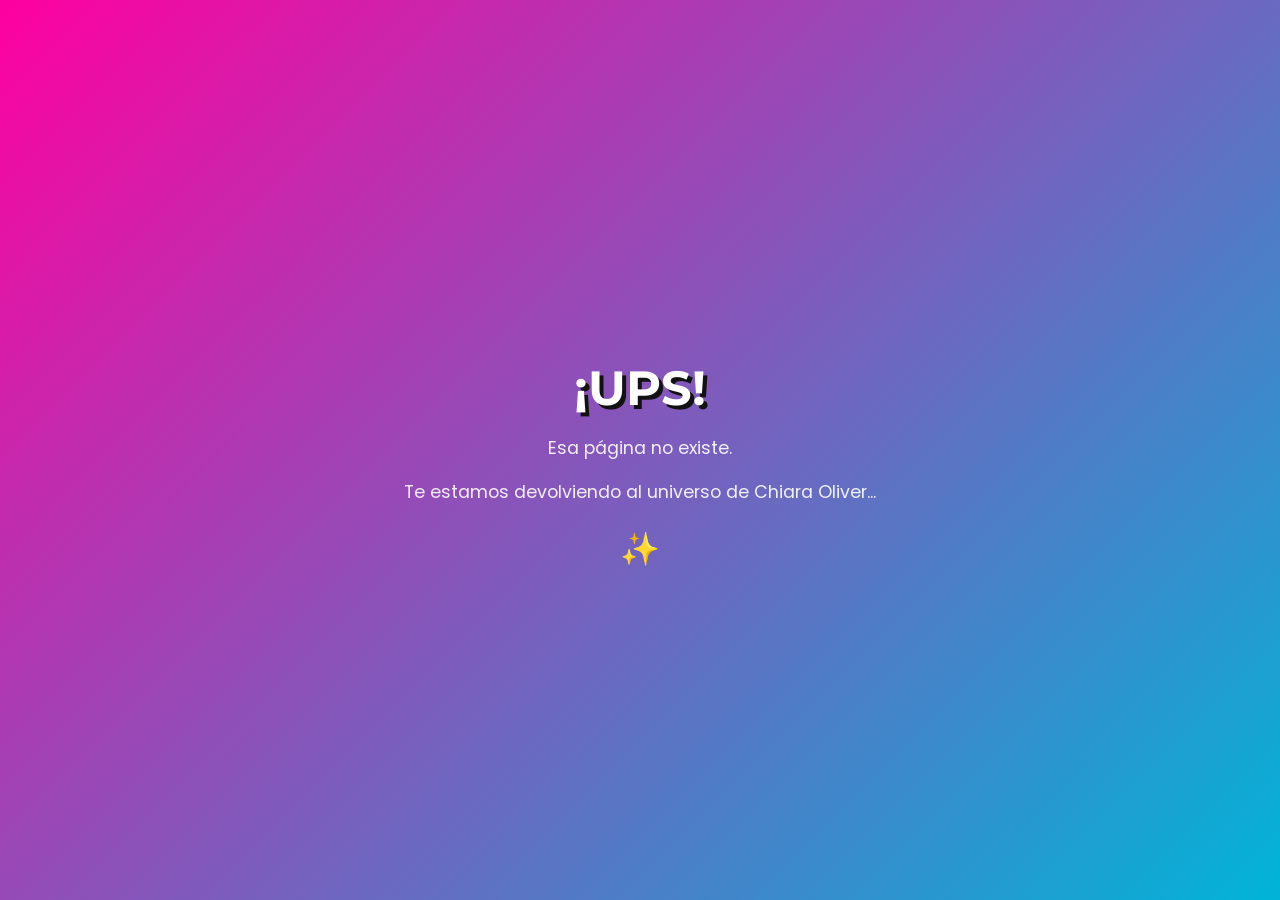
<file: 404-2.html>
<!DOCTYPE html><html lang="es"><head><meta charset="UTF-8"><meta content="width=device-width,initial-scale=1" name="viewport"><title>Chiara Oliver - Redirigiendo...</title><meta content="2; URL='/'" http-equiv="refresh"><meta name="robots" content="noindex, nofollow"><link rel="icon" type="image/png" href="https://chiaraoliveroficial.com/cdn/shop/files/CHIARA_OLIVER_FAVICON_32px.png?v=1764940112"><link rel="apple-touch-icon" href="https://chiaraoliveroficial.com/cdn/shop/files/CHIARA_OLIVER_FAVICON_32px.png?v=1764940112"><link rel="shortcut icon" href="https://chiaraoliveroficial.com/cdn/shop/files/CHIARA_OLIVER_FAVICON_32px.png?v=1764940112"><link href="https://fonts.googleapis.com" rel="preconnect"><link href="https://fonts.gstatic.com" rel="preconnect" crossorigin><link href="https://fonts.googleapis.com/css2?family=Montserrat:wght@900&family=Poppins:wght@600&display=swap" rel="stylesheet"><style>body{margin:0;padding:0;font-family:'Poppins',sans-serif;background:linear-gradient(135deg,#ff00a0 0,#00b4d8 100%);height:100vh;display:flex;flex-direction:column;align-items:center;justify-content:center;color:#fff;text-align:center;overflow:hidden;}.container{padding:20px;}h1{font-family:'Montserrat',sans-serif;font-size:3rem;margin-bottom:10px;text-shadow:4px 4px 0 #121212;}p{font-size:1.1rem;opacity:.9;}.loader{font-size:2rem;margin-top:20px;animation:spin 2s linear infinite;}@keyframes spin{from{transform:rotate(0);}to{transform:rotate(360deg);}}</style></head><body><div class="container"><h1>¡UPS!</h1><p>Esa página no existe.</p><p>Te estamos devolviendo al universo de Chiara Oliver...</p><div class="loader">✨</div></div><script> setTimeout(function() { window.location.href = "/"; }, 2000); </script></body></html>
</file>
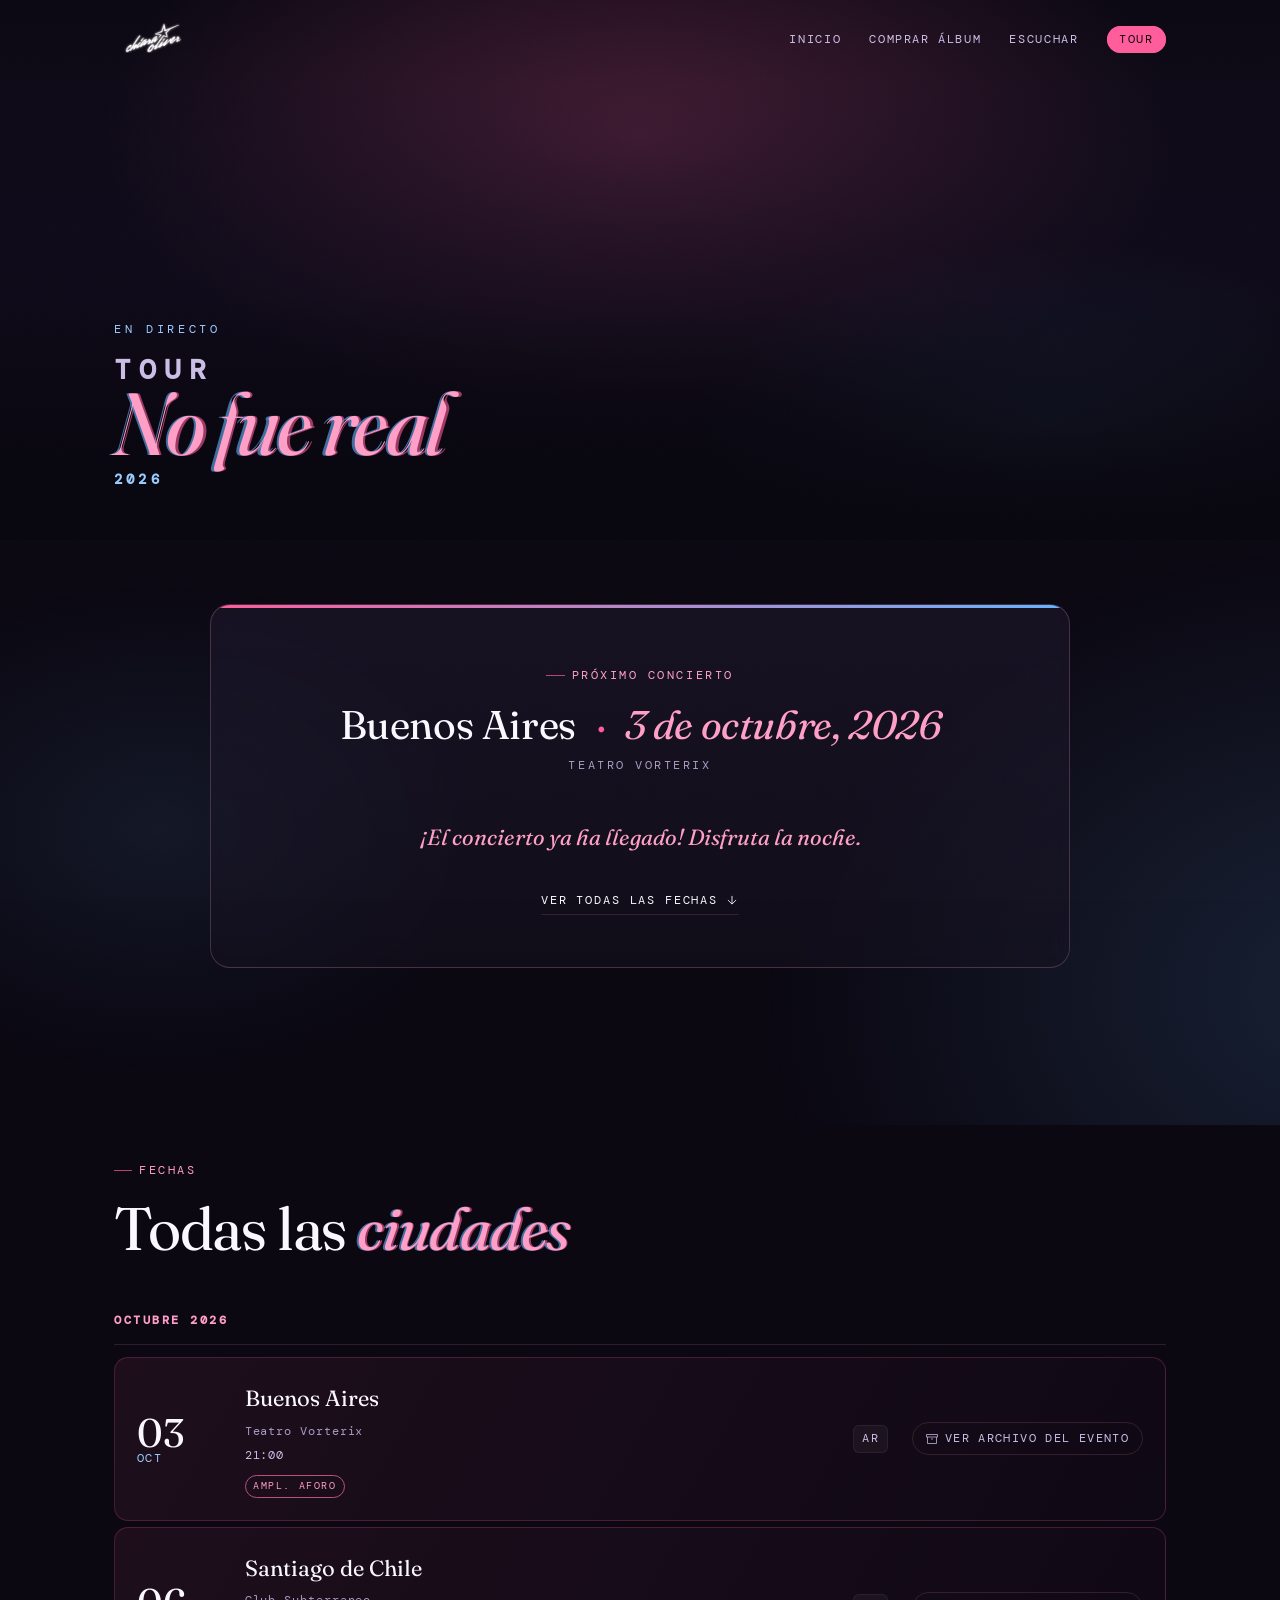
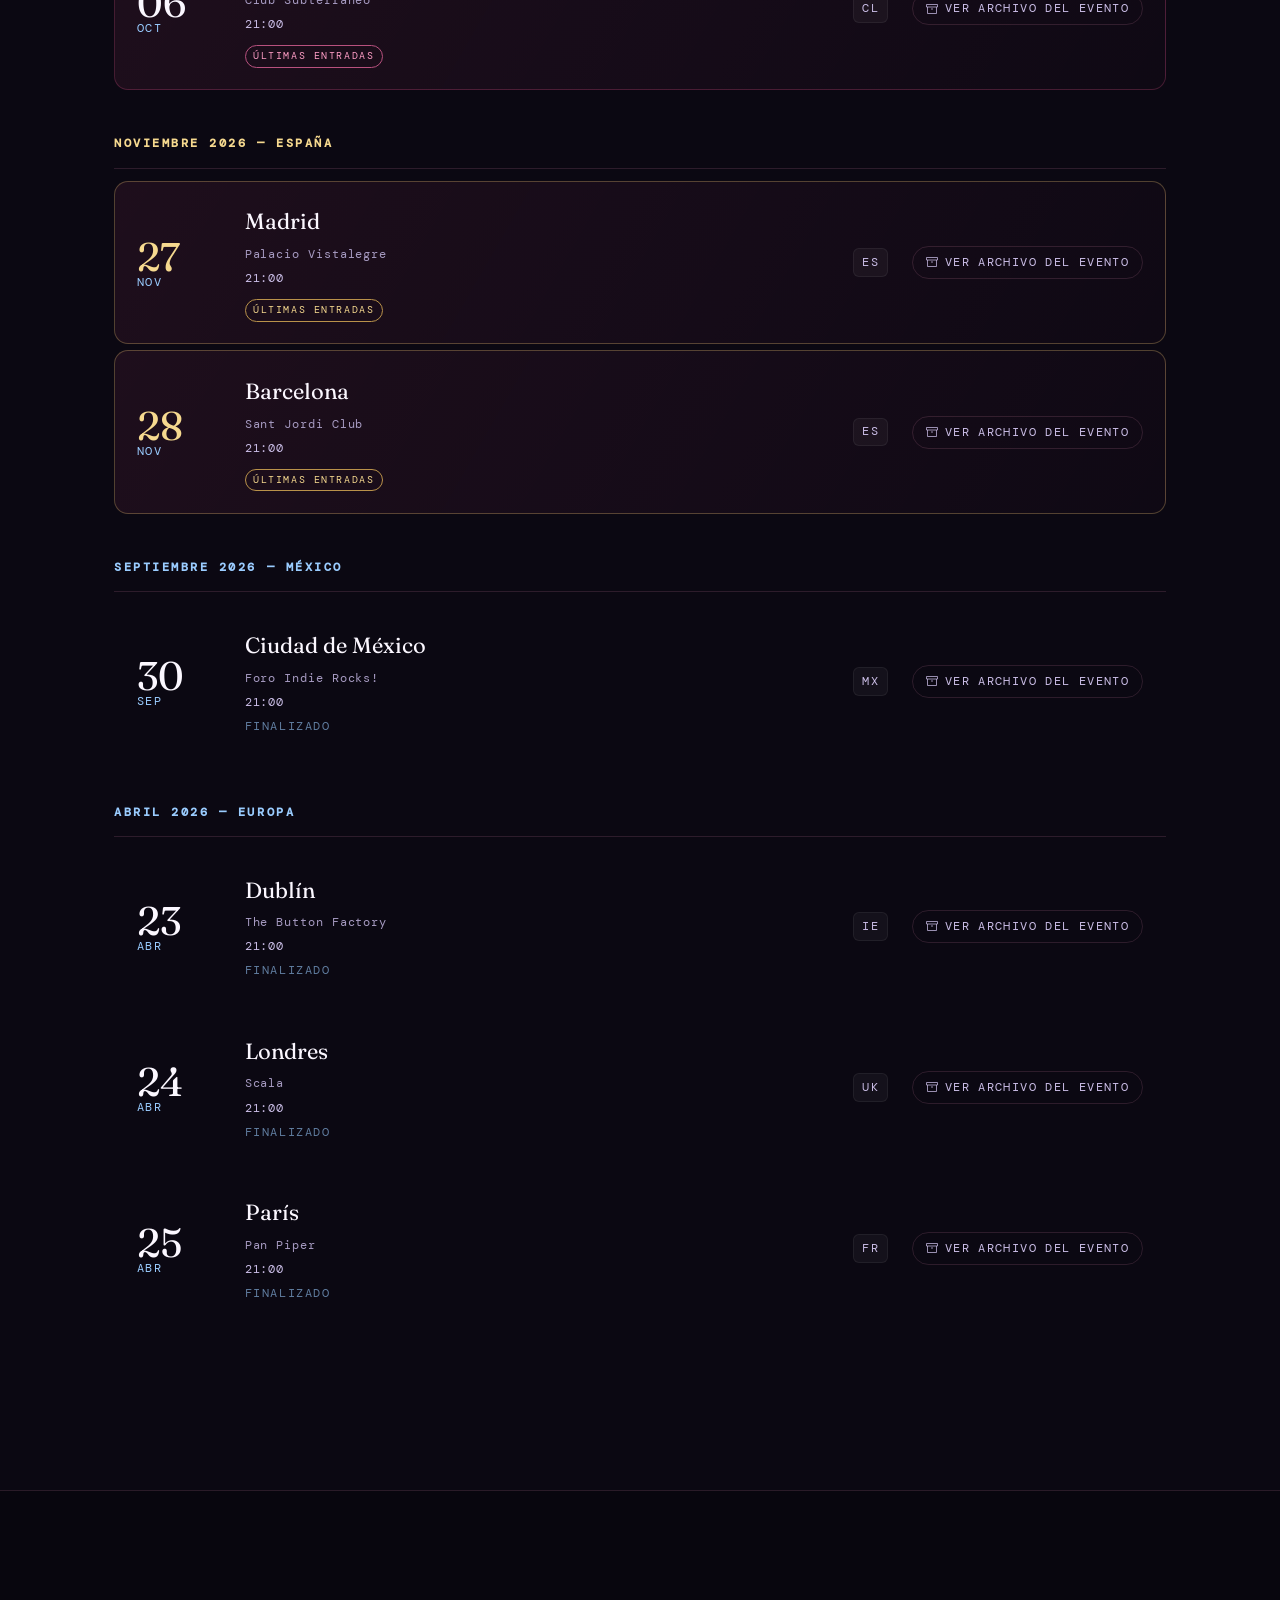
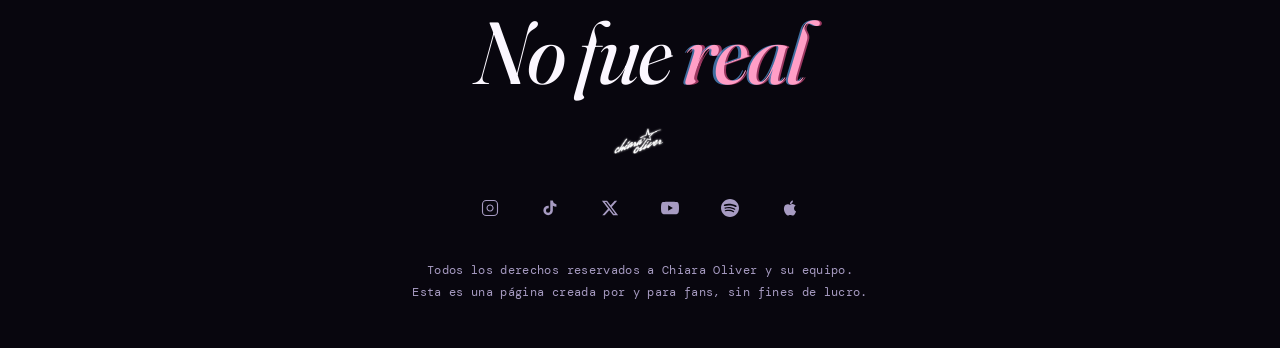
<file: test/tourtest.html>
<!DOCTYPE html><html lang="es"><head><meta charset="UTF-8" /><meta name="viewport" content="width=device-width, initial-scale=1.0" /><title>Tour 2026 — No fue real · Chiara Oliver</title><link rel="canonical" href="https://nofuereal.com/tour/" /><meta name="description" content="Todas las fechas del Tour No fue real 2026 de Chiara Oliver: Ciudad de México, Buenos Aires, Santiago, Madrid y Barcelona. Entradas disponibles." /><meta property="og:title" content="Tour 2026 — No fue real · Chiara Oliver" /><meta property="og:description" content="Fechas, ciudades y entradas del Tour No fue real 2026 de Chiara Oliver. Consigue tus entradas." /><meta property="og:image" content="https://chiaraoliveroficial.com/cdn/shop/files/portada-nofuereal.png" /><meta property="og:image:width" content="1200" /><meta property="og:image:height" content="1200" /><meta property="og:url" content="https://nofuereal.com/tour" /><meta property="og:type" content="website" /><meta name="twitter:card" content="summary_large_image" /><meta name="twitter:title" content="Tour 2026 — No fue real · Chiara Oliver" /><meta name="twitter:description" content="Fechas, ciudades y entradas del Tour No fue real 2026 de Chiara Oliver." /><meta name="twitter:image" content="https://chiaraoliveroficial.com/cdn/shop/files/portada-nofuereal.png" /><link rel="stylesheet" href="/assets/style.css" /><link rel="icon" type="image/png" href="/assets/CHIARA_OLIVER_FAVICON_32px.png" /><link rel="preconnect" href="https://fonts.googleapis.com" /><link rel="preconnect" href="https://fonts.gstatic.com" crossorigin /><link href="https://fonts.googleapis.com/css2?family=Fraunces:ital,opsz,wght@0,9..144,300..600;1,9..144,300..600&family=Lora:ital,wght@0,400;0,500;0,600;1,400&family=DM+Mono:wght@300;400&display=swap" rel="stylesheet" /><script type="application/ld+json"> [ { "@context": "https://schema.org", "@type": "MusicEvent", "name": "No fue real tour - Ciudad de México", "startDate": "2026-09-30T21:00", "location": { "@type": "Place", "name": "Foro Indie Rocks!", "address": { "@type": "PostalAddress", "addressLocality": "Ciudad de México", "addressCountry": "MX" }, "geo": { "@type": "GeoCoordinates", "latitude": "19.416627", "longitude": "-99.1561491" } }, "eventStatus": "https://schema.org/EventCompleted", "offers": { "@type": "Offer", "name": "Fever", "url": "https://feverup.com/m/621569", "availability": "https://schema.org/SoldOut" }, "performer": { "@type": "MusicGroup", "name": "Chiara Oliver" } }, { "@context": "https://schema.org", "@type": "MusicEvent", "name": "No fue real tour - Buenos Aires", "startDate": "2026-10-03T21:00", "location": { "@type": "Place", "name": "Teatro Vorterix", "address": { "@type": "PostalAddress", "addressLocality": "Buenos Aires", "addressCountry": "AR" }, "geo": { "@type": "GeoCoordinates", "latitude": "-34.5800599", "longitude": "-58.4510084" } }, "offers": { "@type": "Offer", "name": "AllAccess", "url": "https://www.allaccess.com.ar/event/chiara-oliver", "availability": "https://schema.org/InStock" }, "performer": { "@type": "MusicGroup", "name": "Chiara Oliver" } }, { "@context": "https://schema.org", "@type": "MusicEvent", "name": "No fue real tour - Santiago", "startDate": "2026-10-06T21:00", "location": { "@type": "Place", "name": "Club Subterráneo", "address": { "@type": "PostalAddress", "addressLocality": "Santiago", "addressCountry": "CL" }, "geo": { "@type": "GeoCoordinates", "latitude": "-33.4230", "longitude": "-70.6114" } }, "offers": { "@type": "Offer", "name": "Puntoticket", "url": "https://www.puntoticket.com/evento/chiara-oliver-2026", "availability": "https://schema.org/InStock" }, "performer": { "@type": "MusicGroup", "name": "Chiara Oliver" } }, { "@context": "https://schema.org", "@type": "MusicEvent", "name": "No fue real tour - Madrid", "startDate": "2026-11-27T21:00", "location": { "@type": "Place", "name": "Palacio Vistalegre", "address": { "@type": "PostalAddress", "addressLocality": "Madrid", "addressCountry": "ES" }, "geo": { "@type": "GeoCoordinates", "latitude": "40.38624237651851", "longitude": "-3.739194951357547" } }, "offers": [ { "@type": "Offer", "name": "Web Oficial", "url": "https://chiaraoliveroficial.com/pages/27-de-noviembre-2026-madrid-palacio-vistalegre", "availability": "https://schema.org/InStock" }, { "@type": "Offer", "name": "Ticketmaster", "url": "https://www.ticketmaster.es/event/chiara-oliver-entradas/1137129650", "availability": "https://schema.org/InStock" }, { "@type": "Offer", "name": "Enterticket", "url": "https://venta.enterticket.es/buy/?id=55648", "availability": "https://schema.org/InStock" } ], "performer": { "@type": "MusicGroup", "name": "Chiara Oliver" } }, { "@context": "https://schema.org", "@type": "MusicEvent", "name": "No fue real tour - Barcelona", "startDate": "2026-11-28T21:00", "location": { "@type": "Place", "name": "Sant Jordi Club", "address": { "@type": "PostalAddress", "addressLocality": "Barcelona", "addressCountry": "ES" }, "geo": { "@type": "GeoCoordinates", "latitude": "41.362318", "longitude": "2.1525128" } }, "offers": [ { "@type": "Offer", "name": "Web Oficial", "url": "https://chiaraoliveroficial.com/pages/28-de-noviembre-2026-barcelona-sant-jordi-club", "availability": "https://schema.org/InStock" }, { "@type": "Offer", "name": "Enterticket", "url": "https://venta.enterticket.es/buy/?id=55649", "availability": "https://schema.org/InStock" } ], "performer": { "@type": "MusicGroup", "name": "Chiara Oliver" } } ] </script></head><body class="page-tour"><div class="grain-overlay" aria-hidden="true"></div><div class="spine spine--left" aria-hidden="true"><span>Chiara Oliver</span></div><div class="spine spine--right" aria-hidden="true"><span>Tour · 2026</span></div><header class="site-header" id="site-header"><div class="header-inner"><a href="/" class="logo" aria-label="Chiara Oliver — No fue real"><img src="/assets/logo.png" alt="Chiara Oliver — No fue real" class="logo-img" /></a><button class="nav-toggle" id="nav-toggle" aria-label="Abrir menú" aria-expanded="false"><span></span><span></span></button><nav class="site-nav" id="site-nav" aria-label="Navegación principal"><ul><li><a href="/" class="nav-link">Inicio</a></li><li><a href="/#comprar" class="nav-link">Comprar Álbum</a></li><li><a href="/#escuchar" class="nav-link">Escuchar</a></li><li><a href="/tour/" class="nav-link nav-link--tour nav-link--active">Tour</a></li></ul></nav></div></header><main><section class="tour-hero" aria-label="Encabezado de la gira"><div class="tour-hero-media"><div class="tour-hero-bg"></div></div><div class="tour-hero-vignette" aria-hidden="true"></div><div class="tour-hero-content"><p class="hero-eyebrow fade-in-up" style="--delay:0.2s">En directo</p><h1 class="tour-hero-title"><span class="tour-hero-title__line fade-in-up" style="--delay:0.4s">Tour</span><span class="tour-hero-title__album fade-in-up" style="--delay:0.7s"><em>No fue real</em></span><span class="tour-hero-title__year fade-in-up" style="--delay:0.9s">2026</span></h1></div></section><section class="next-show" aria-labelledby="countdown-heading" id="countdown-section"><div class="section-inner"><div class="next-show-card reveal"><p class="section-eyebrow" style="justify-content:center">Próximo concierto</p><h2 id="countdown-heading" class="next-show-event">Buenos Aires<span class="next-show-sep">·</span><em>3 de octubre, 2026</em></h2><p class="next-show-venue">Teatro Vorterix</p><div class="countdown-clock" id="countdown-clock" aria-live="polite" aria-label="Cuenta regresiva"><div class="countdown-unit"><span class="countdown-num" id="cd-days">--</span><span class="countdown-label">días</span></div><div class="countdown-sep" aria-hidden="true">:</div><div class="countdown-unit"><span class="countdown-num" id="cd-hours">--</span><span class="countdown-label">horas</span></div><div class="countdown-sep" aria-hidden="true">:</div><div class="countdown-unit"><span class="countdown-num" id="cd-minutes">--</span><span class="countdown-label">min</span></div><div class="countdown-sep" aria-hidden="true">:</div><div class="countdown-unit"><span class="countdown-num" id="cd-seconds">--</span><span class="countdown-label">seg</span></div></div><div class="countdown-expired-msg" id="countdown-expired" hidden><p>¡El concierto ya ha llegado! Disfruta la noche.</p></div><a href="#tour-dates" class="cta-secondary">Ver todas las fechas <svg viewBox="0 0 24 24" fill="none" stroke="currentColor" stroke-width="1.5" aria-hidden="true"><path d="M12 5v14M5 12l7 7 7-7" /></svg></a></div></div></section><section class="dates" id="tour-dates" aria-labelledby="dates-heading"><div class="section-inner"><div class="dates-head"><p class="section-eyebrow reveal">Fechas</p><h2 id="dates-heading" class="section-title reveal" style="--delay:0.1s">Todas las <em class="em-ghost">ciudades</em></h2></div><div class="dates-list reveal" style="--delay:0.2s" role="list" aria-label="Fechas de la gira"><div class="dates-month-group"><h3 class="dates-month-label">Octubre 2026</h3><article class="date-row date-row--featured" role="listitem" aria-label="Ampliar aforo - Entradas disponibles: Buenos Aires, 3 de octubre" data-date="2026-10-03"><div class="date-row__date"><span class="date-row__day">03</span><span class="date-row__month">Oct</span></div><div class="date-row__info"><span class="date-row__city">Buenos Aires</span><span class="date-row__venue">Teatro Vorterix</span><span class="date-row__time">21:00</span><span class="date-row__badge">Ampl. aforo</span></div><div class="date-row__flag"><span class="date-row__country">AR</span></div><div class="date-row__action"><a href="https://www.allaccess.com.ar/event/chiara-oliver" target="_blank" rel="noopener" class="ticket-btn" aria-label="Comprar entradas para Buenos Aires"><span>Comprar entradas</span><svg viewBox="0 0 24 24" fill="none" stroke="currentColor" stroke-width="1.5" aria-hidden="true"><path d="M5 12h14M12 5l7 7-7 7" /></svg></a></div></article><article class="date-row date-row--featured" role="listitem" aria-label="Últimas entradas: Santiago de Chile, 6 de octubre" data-date="2026-10-06"><div class="date-row__date"><span class="date-row__day">06</span><span class="date-row__month">Oct</span></div><div class="date-row__info"><span class="date-row__city">Santiago de Chile</span><span class="date-row__venue">Club Subterraneo</span><span class="date-row__time">21:00</span><span class="date-row__badge">Últimas entradas</span></div><div class="date-row__flag"><span class="date-row__country">CL</span></div><div class="date-row__action"><a href="https://www.puntoticket.com/evento/chiara-oliver-2026" target="_blank" rel="noopener" class="ticket-btn" aria-label="Comprar entradas para Santiago de Chile"><span>Comprar entradas</span><svg viewBox="0 0 24 24" fill="none" stroke="currentColor" stroke-width="1.5" aria-hidden="true"><path d="M5 12h14M12 5l7 7-7 7" /></svg></a></div></article></div><div class="dates-month-group"><h3 class="dates-month-label" style="color:var(--c-gold-lt);">Noviembre 2026 — España</h3><article class="date-row date-row--featured" role="listitem" aria-label="Últimas entradas: Madrid, 27 de noviembre" data-date="2026-11-27" style="border-color:rgba(236,195,112,0.3);"><div class="date-row__date"><span class="date-row__day" style="color:var(--c-gold-lt);">27</span><span class="date-row__month">Nov</span></div><div class="date-row__info"><span class="date-row__city">Madrid</span><span class="date-row__venue">Palacio Vistalegre</span><span class="date-row__time">21:00</span><span class="date-row__badge" style="color:var(--c-gold-lt);border-color:var(--c-gold-dark);">Últimas entradas</span></div><div class="date-row__flag"><span class="date-row__country">ES</span></div><div class="date-row__action"><a href="https://chiaraoliveroficial.com/pages/27-de-noviembre-2026-madrid-palacio-vistalegre" target="_blank" rel="noopener" class="ticket-btn" style="border-color:var(--c-gold-dark);color:var(--c-gold-lt);" aria-label="Comprar entradas para Madrid"><span>Comprar entradas</span><svg viewBox="0 0 24 24" fill="none" stroke="currentColor" stroke-width="1.5" aria-hidden="true"><path d="M5 12h14M12 5l7 7-7 7" /></svg></a><a href="https://www.ticketmaster.es/event/chiara-oliver-entradas/1137129650" target="_blank" rel="noopener" class="ticket-btn" style="border-color:var(--c-gold-dark);color:var(--c-gold-lt);" aria-label="Comprar en Ticketmaster con Bono Cultural"><span>Ticketmaster · Bono Cultural</span><svg viewBox="0 0 24 24" fill="none" stroke="currentColor" stroke-width="1.5" aria-hidden="true"><path d="M5 12h14M12 5l7 7-7 7" /></svg></a></div></article><article class="date-row date-row--featured" role="listitem" aria-label="Últimas entradas: Barcelona, 28 de noviembre" data-date="2026-11-28" style="border-color:rgba(236,195,112,0.3);"><div class="date-row__date"><span class="date-row__day" style="color:var(--c-gold-lt);">28</span><span class="date-row__month">Nov</span></div><div class="date-row__info"><span class="date-row__city">Barcelona</span><span class="date-row__venue">Sant Jordi Club</span><span class="date-row__time">21:00</span><span class="date-row__badge" style="color:var(--c-gold-lt);border-color:var(--c-gold-dark);">Últimas entradas</span></div><div class="date-row__flag"><span class="date-row__country">ES</span></div><div class="date-row__action"><a href="https://chiaraoliveroficial.com/pages/28-de-noviembre-2026-barcelona-sant-jordi-club" target="_blank" rel="noopener" class="ticket-btn" style="border-color:var(--c-gold-dark);color:var(--c-gold-lt);" aria-label="Comprar entradas para Barcelona"><span>Comprar entradas</span><svg viewBox="0 0 24 24" fill="none" stroke="currentColor" stroke-width="1.5" aria-hidden="true"><path d="M5 12h14M12 5l7 7-7 7" /></svg></a></div></article></div><div class="dates-month-group"><h3 class="dates-month-label" style="color:var(--c-azure-lt);">Septiembre 2026 — México</h3><article class="date-row" role="listitem" aria-label="Ciudad de México, 30 de septiembre" data-date="2026-09-30"><div class="date-row__date"><span class="date-row__day">30</span><span class="date-row__month">Sep</span></div><div class="date-row__info"><span class="date-row__city">Ciudad de México</span><span class="date-row__venue">Foro Indie Rocks!</span><span class="date-row__time">21:00</span><span class="date-row__sold" style="color:var(--c-azure-lt);text-decoration:none;">Finalizado</span></div><div class="date-row__flag"><span class="date-row__country">MX</span></div><div class="date-row__action"><button class="archive-btn" aria-label="Ver detalles de Ciudad de México"><span>Ver noche</span><svg viewBox="0 0 24 24" fill="none" stroke="currentColor" stroke-width="1.5"><path d="M5 12h14M12 5l7 7-7 7"/></svg></button></div></article></div><div class="dates-month-group"><h3 class="dates-month-label" style="color:var(--c-azure-lt);">Abril 2026 — Europa</h3><article class="date-row" role="listitem" aria-label="Dublín, 23 de abril" data-date="2026-04-23"><div class="date-row__date"><span class="date-row__day">23</span><span class="date-row__month">Abr</span></div><div class="date-row__info"><span class="date-row__city">Dublín</span><span class="date-row__venue">The Button Factory</span><span class="date-row__time">21:00</span><span class="date-row__sold" style="color:var(--c-azure-lt);text-decoration:none;">Finalizado</span></div><div class="date-row__flag"><span class="date-row__country">IE</span></div><div class="date-row__action"><button class="archive-btn" aria-label="Ver detalles de Dublín"><span>Ver noche</span><svg viewBox="0 0 24 24" fill="none" stroke="currentColor" stroke-width="1.5"><path d="M5 12h14M12 5l7 7-7 7"/></svg></button></div></article><article class="date-row" role="listitem" aria-label="Londres, 24 de abril" data-date="2026-04-24"><div class="date-row__date"><span class="date-row__day">24</span><span class="date-row__month">Abr</span></div><div class="date-row__info"><span class="date-row__city">Londres</span><span class="date-row__venue">Scala</span><span class="date-row__time">21:00</span><span class="date-row__sold" style="color:var(--c-azure-lt);text-decoration:none;">Finalizado</span></div><div class="date-row__flag"><span class="date-row__country">UK</span></div><div class="date-row__action"><button class="archive-btn" aria-label="Ver detalles de Londres"><span>Ver noche</span><svg viewBox="0 0 24 24" fill="none" stroke="currentColor" stroke-width="1.5"><path d="M5 12h14M12 5l7 7-7 7"/></svg></button></div></article><article class="date-row" role="listitem" aria-label="París, 25 de abril" data-date="2026-04-25"><div class="date-row__date"><span class="date-row__day">25</span><span class="date-row__month">Abr</span></div><div class="date-row__info"><span class="date-row__city">París</span><span class="date-row__venue">Pan Piper</span><span class="date-row__time">21:00</span><span class="date-row__sold" style="color:var(--c-azure-lt);text-decoration:none;">Finalizado</span></div><div class="date-row__flag"><span class="date-row__country">FR</span></div><div class="date-row__action"><button class="archive-btn" aria-label="Ver detalles de París"><span>Ver noche</span><svg viewBox="0 0 24 24" fill="none" stroke="currentColor" stroke-width="1.5"><path d="M5 12h14M12 5l7 7-7 7"/></svg></button></div></article></div></div></div></section></main><footer class="site-footer" role="contentinfo"><div class="footer-inner"><p class="footer-wordmark reveal">No fue <em>real</em></p><div class="footer-logo"><img src="/assets/logo.png" alt="Chiara Oliver — No fue real" class="logo-img" /></div><nav class="footer-social" aria-label="Redes sociales"><a href="https://instagram.com/chiaraoliver" target="_blank" rel="noopener" aria-label="Instagram" class="social-link"><svg viewBox="0 0 24 24" fill="none" stroke="currentColor" stroke-width="1.5" aria-hidden="true"><rect x="2" y="2" width="20" height="20" rx="5" ry="5" /><path d="M16 11.37A4 4 0 1112.63 8 4 4 0 0116 11.37z" /><line x1="17.5" y1="6.5" x2="17.51" y2="6.5" /></svg></a><a href="https://tiktok.com/@chiaraoliver" target="_blank" rel="noopener" aria-label="TikTok" class="social-link"><svg viewBox="0 0 24 24" fill="currentColor" aria-hidden="true"><path d="M19.59 6.69a4.83 4.83 0 01-3.77-4.25V2h-3.45v13.67a2.89 2.89 0 01-2.88 2.5 2.89 2.89 0 01-2.89-2.89 2.89 2.89 0 012.89-2.89c.28 0 .54.04.79.1V9.01a6.33 6.33 0 00-.79-.05 6.34 6.34 0 00-6.34 6.34 6.34 6.34 0 006.34 6.34 6.34 6.34 0 006.33-6.34V8.94a8.16 8.16 0 004.77 1.52V7a4.85 4.85 0 01-1-.31z" /></svg></a><a href="https://x.com/chiaraoliver" target="_blank" rel="noopener" aria-label="X (Twitter)" class="social-link"><svg viewBox="0 0 24 24" fill="currentColor" aria-hidden="true"><path d="M18.244 2.25h3.308l-7.227 8.26 8.502 11.24H16.17l-5.214-6.817L4.99 21.75H1.68l7.73-8.835L1.254 2.25H8.08l4.713 6.231zm-1.161 17.52h1.833L7.084 4.126H5.117z" /></svg></a><a href="https://www.youtube.com/playlist?list=PLLd88ls_r-L9U0gl0Xq_wXxm2Uy_A4lRr" target="_blank" rel="noopener" aria-label="Playlist No fue real en YouTube" class="social-link"><svg viewBox="0 0 24 24" fill="currentColor" aria-hidden="true"><path d="M23.498 6.186a3.016 3.016 0 00-2.122-2.136C19.505 3.545 12 3.545 12 3.545s-7.505 0-9.377.505A3.017 3.017 0 00.502 6.186C0 8.07 0 12 0 12s0 3.93.502 5.814a3.016 3.016 0 002.122 2.136c1.871.505 9.376.505 9.376.505s7.505 0 9.377-.505a3.015 3.015 0 002.122-2.136C24 15.93 24 12 24 12s0-3.93-.502-5.814zM9.545 15.568V8.432L15.818 12l-6.273 3.568z" /></svg></a><a href="https://open.spotify.com/album/1FwjLwFWI7cQsG9zk91pXx" target="_blank" rel="noopener" aria-label="No fue real en Spotify" class="social-link"><svg viewBox="0 0 24 24" fill="currentColor" aria-hidden="true"><path d="M12 0C5.4 0 0 5.4 0 12s5.4 12 12 12 12-5.4 12-12S18.66 0 12 0zm5.521 17.34c-.24.359-.66.48-1.021.24-2.82-1.74-6.36-2.101-10.561-1.141-.418.122-.779-.179-.899-.539-.12-.421.18-.78.54-.9 4.56-1.021 8.52-.6 11.64 1.32.42.18.479.659.301 1.02zm1.44-3.3c-.301.42-.841.6-1.262.3-3.239-1.98-8.159-2.58-11.939-1.38-.479.12-1.02-.12-1.14-.6-.12-.48.12-1.021.6-1.141C9.6 9.9 15 10.561 18.72 12.84c.361.181.54.78.241 1.2zm.12-3.36C15.24 8.4 8.82 8.16 5.16 9.301c-.6.179-1.2-.181-1.38-.721-.18-.601.18-1.2.72-1.381 4.26-1.26 11.28-1.02 15.721 1.621.539.3.719 1.02.419 1.56-.299.421-1.02.599-1.559.3z" /></svg></a><a href="https://music.apple.com/album/1894076993" target="_blank" rel="noopener" aria-label="No fue real en Apple Music" class="social-link"><svg viewBox="0 0 24 24" fill="currentColor" aria-hidden="true"><path d="M18.71 19.5c-.83 1.24-1.71 2.45-3.05 2.47-1.34.03-1.77-.79-3.29-.79-1.53 0-2 .77-3.27.82-1.31.05-2.3-1.32-3.14-2.53C4.25 17 2.94 12.45 4.7 9.39c.87-1.52 2.43-2.48 4.12-2.51 1.28-.02 2.5.87 3.29.87.78 0 2.26-1.07 3.8-.91.65.03 2.47.26 3.64 1.98-.09.06-2.17 1.28-2.15 3.81.03 3.02 2.65 4.03 2.68 4.04-.03.07-.42 1.44-1.38 2.83M13 3.5c.73-.83 1.94-1.46 2.94-1.5.13 1.17-.34 2.35-1.04 3.19-.69.85-1.83 1.51-2.95 1.42-.15-1.15.41-2.35 1.05-3.11z" /></svg></a></nav><p class="footer-legal">Todos los derechos reservados a Chiara Oliver y su equipo.<br />Esta es una página creada por y para fans, sin fines de lucro.</p></div></footer><div class="modal-overlay" id="modal-overlay"><div class="modal" role="dialog" aria-modal="true" aria-labelledby="modal-city"><button class="modal-close" id="modal-close" aria-label="Cerrar"><svg viewBox="0 0 24 24" fill="none" stroke="currentColor" stroke-width="1.5"><path d="M18 6L6 18M6 6l12 12" /></svg></button><h2 class="modal-title" id="modal-city">Ciudad</h2><p class="modal-sub" id="modal-date">Fecha del evento</p><p class="modal-section-title">Setlist de la noche</p><ol class="modal-setlist"><li>No fue real</li><li>Canción 2</li><li>Canción 3</li><li>Canción 4</li><li>Canción 5</li></ol><p class="modal-section-title">Galería del evento</p><div class="modal-gallery"><div class="modal-gallery-placeholder">Foto del concierto</div><div class="modal-gallery-placeholder">Foto del concierto</div><div class="modal-gallery-placeholder">Foto del concierto</div><div class="modal-gallery-placeholder">Foto del concierto</div></div><div id="modal-social-link" style="margin-top:1.5rem;text-align:center;"></div></div></div><script src="/assets/script.js" defer></script></body></html>
</file>
<file: assets/style.css>
/* ═══════════════════════════════════════════════════════════════════
   style.css — nofuereal.com · Chiara Oliver 2026
   "No fue real" tratado como una funda de disco editorial:
   un marco fijo (spine) que encuadra la página como un vinilo,
   masthead en el hero, spread del álbum, sala de escucha.
   Nocturno · rosa magenta + azul · oro solo para comercio.
   Display: Fraunces · Texto: Lora · Utilidad: DM Mono
═══════════════════════════════════════════════════════════════════ */

@import url('https://fonts.googleapis.com/css2?family=Fraunces:ital,opsz,wght@0,9..144,300..600;1,9..144,300..600&display=swap');

/* ─────────────────────────────────────────
   1. TOKENS
───────────────────────────────────────── */
:root {
  --c-bg: #0b0812;
  --c-bg-warm: #0e0a18;
  --c-surface: #16111f;
  --c-surface-2: #201a30;

  --c-text: #f2ecfa;
  --c-text-dim: #a79bc2;
  --c-cream: #fbf7ff;
  --c-cream-dim: #cabde6;

  --c-rose: #ff5c9a;
  --c-rose-lt: #ff9ec6;
  --c-rose-dark: #b8517e;
  --c-azure: #63b3ff;
  --c-azure-lt: #9accff;
  --c-azure-dark: #3f6fb0;
  --c-gold: #ecc370;
  --c-gold-lt: #f6d98f;
  --c-gold-dark: #b9924a;

  --c-bordeaux: var(--c-rose);
  --c-bordeaux-lt: var(--c-rose-lt);
  --c-blue: var(--c-azure);
  --c-blue-light: var(--c-azure-lt);
  --c-blue-dark: var(--c-azure-dark);
  --c-gold-light: var(--c-gold-lt);

  --c-divider: rgba(255, 158, 198, 0.14);
  --c-line: rgba(255, 158, 198, 0.22);

  --ghost-rose: rgba(255, 92, 154, 0.60);
  --ghost-azure: rgba(99, 179, 255, 0.60);

  /* Logo blanco sobre oscuro. Si tu logo ya es claro: --logo-filter: none; */
  --logo-filter: brightness(0) invert(1);

  --f-serif: 'Lora', Georgia, serif;
  --f-display: 'Fraunces', 'Playfair Display', Georgia, serif;
  --f-mono: 'DM Mono', ui-monospace, 'Courier New', monospace;

  --fs-xs: 0.72rem;
  --fs-sm: 0.875rem;
  --fs-base: 1rem;
  --fs-md: 1.125rem;
  --fs-lg: 1.375rem;
  --fs-xl: 1.75rem;
  --fs-2xl: 2.5rem;
  --fs-3xl: 3.75rem;
  --fs-4xl: 5.5rem;
  --fs-5xl: 9rem;

  --sp-lg: 4rem;
  --sp-xl: 7.5rem;
  --sp-2xl: 11rem;

  --max-w: 1180px;
  --gutter: clamp(1.5rem, 5vw, 4rem);
  --frame: clamp(0.9rem, 2.4vw, 2rem);
  /* margen del marco/spine */

  --ease-out-expo: cubic-bezier(0.16, 1, 0.3, 1);
  --ease-in-out: cubic-bezier(0.4, 0, 0.2, 1);
  --dur-fast: 0.2s;
  --dur-med: 0.5s;
  --dur-slow: 0.9s;

  --header-h: 76px;
}

/* ─────────────────────────────────────────
   2. RESET & BASE
───────────────────────────────────────── */
*,
*::before,
*::after {
  box-sizing: border-box;
  margin: 0;
  padding: 0;
}

html {
  font-size: 16px;
  scroll-behavior: smooth;
  -webkit-font-smoothing: antialiased;
  -moz-osx-font-smoothing: grayscale;
}

body {
  position: relative;
  min-height: 100%;
  background-color: var(--c-bg);
  color: var(--c-text);
  font-family: var(--f-serif);
  font-size: var(--fs-base);
  line-height: 1.7;
  overflow-x: hidden;
  cursor: url('https://chiaraoliveroficial.com/cdn/shop/files/CHIARA_OLIVER_FAVICON_32px.png') 16 16, auto;
}

/* Aura nocturna detrás de todo */
body::before {
  content: '';
  position: fixed;
  inset: -25%;
  z-index: 0;
  pointer-events: none;
  background:
    radial-gradient(38% 40% at 14% 10%, rgba(255, 92, 154, 0.18), transparent 70%),
    radial-gradient(44% 46% at 88% 90%, rgba(99, 179, 255, 0.15), transparent 72%),
    radial-gradient(30% 30% at 80% 12%, rgba(236, 195, 112, 0.06), transparent 70%);
  animation: auraDrift 26s ease-in-out infinite alternate;
}

@keyframes auraDrift {
  0% {
    transform: translate3d(0, 0, 0) scale(1);
  }

  100% {
    transform: translate3d(-3%, 2%, 0) scale(1.08);
  }
}

main,
.site-header,
.site-footer {
  position: relative;
  z-index: 1;
}

img,
video,
iframe {
  display: block;
  max-width: 100%;
}

a {
  color: inherit;
  text-decoration: none;
}

button {
  background: none;
  border: none;
  cursor: pointer;
  font-family: inherit;
  color: inherit;
}

ul,
ol {
  list-style: none;
}

[hidden] {
  display: none !important;
}

::selection {
  background: rgba(255, 92, 154, 0.28);
  color: #fff;
}

:focus-visible {
  outline: 2px solid var(--c-rose);
  outline-offset: 3px;
  border-radius: 2px;
}

/* ─────────────────────────────────────────
   3. GRAIN
───────────────────────────────────────── */
.grain-overlay {
  position: fixed;
  inset: 0;
  width: 100%;
  height: 100%;
  pointer-events: none;
  z-index: 1000;
  opacity: 0.05;
  mix-blend-mode: overlay;
  background-image: url("data:image/svg+xml,%3Csvg viewBox='0 0 256 256' xmlns='http://www.w3.org/2000/svg'%3E%3Cfilter id='noise'%3E%3CfeTurbulence type='fractalNoise' baseFrequency='0.9' numOctaves='4' stitchTiles='stitch'/%3E%3C/filter%3E%3Crect width='100%25' height='100%25' filter='url(%23noise)'/%3E%3C/svg%3E");
  background-repeat: repeat;
  background-size: 200px 200px;
  transform: translateZ(0);
}

/* ─────────────────────────────────────────
   4. SPINE — marco vertical (firma estructural)
   Encuadra la página como el lomo de una funda.
───────────────────────────────────────── */
.spine {
  position: fixed;
  top: 0;
  bottom: 0;
  width: var(--frame);
  z-index: 850;
  display: none;
  /* solo escritorio ancho */
  align-items: center;
  justify-content: center;
  pointer-events: none;
}

.spine--left {
  left: 0;
}

.spine--right {
  right: 0;
}

.spine span {
  writing-mode: vertical-rl;
  font-family: var(--f-mono);
  font-size: 0.66rem;
  letter-spacing: 0.42em;
  text-transform: uppercase;
  color: var(--c-text-dim);
  opacity: 0.55;
  white-space: nowrap;
}

.spine--left span {
  transform: rotate(180deg);
}

.spine::before {
  content: '';
  position: absolute;
  top: 12%;
  bottom: 12%;
  width: 1px;
  background: linear-gradient(to bottom, transparent, var(--c-line), transparent);
}

.spine--left::before {
  right: 0;
}

.spine--right::before {
  left: 0;
}

/* ─────────────────────────────────────────
   5. HEADER & NAV
───────────────────────────────────────── */
.site-header {
  position: fixed;
  top: 0;
  left: 0;
  right: 0;
  z-index: 900;
  height: var(--header-h);
  background: transparent;
  transition: background var(--dur-med) var(--ease-in-out),
    backdrop-filter var(--dur-med) var(--ease-in-out),
    border-color var(--dur-med) var(--ease-in-out);
  border-bottom: 1px solid transparent;
}

.site-header.is-scrolled {
  background: rgba(11, 8, 18, 0.72);
  backdrop-filter: blur(20px) saturate(150%);
  -webkit-backdrop-filter: blur(20px) saturate(150%);
  border-bottom-color: var(--c-divider);
}

.header-inner {
  max-width: var(--max-w);
  margin: 0 auto;
  padding: 0 var(--gutter);
  height: 100%;
  display: flex;
  align-items: center;
  justify-content: space-between;
  gap: 2rem;
}

.logo {
  display: flex;
  align-items: center;
  transition: opacity var(--dur-fast);
}

.logo:hover {
  opacity: 0.7;
}

.logo-img {
  height: 34px;
  width: auto;
  display: block;
  filter: var(--logo-filter);
}

.site-nav ul {
  display: flex;
  gap: clamp(1.5rem, 3vw, 2.75rem);
  align-items: center;
}

.nav-link {
  font-family: var(--f-mono);
  font-size: var(--fs-xs);
  letter-spacing: 0.14em;
  text-transform: uppercase;
  color: var(--c-cream-dim);
  position: relative;
  padding-bottom: 3px;
  transition: color var(--dur-fast);
}

.nav-link::after {
  content: '';
  position: absolute;
  left: 0;
  bottom: 0;
  width: 0;
  height: 1px;
  background: var(--c-rose);
  transition: width var(--dur-med) var(--ease-out-expo);
}

.nav-link:hover,
.nav-link--active {
  color: var(--c-cream);
}

.nav-link:hover::after,
.nav-link--active::after {
  width: 100%;
}

.nav-link--tour {
  color: var(--c-cream);
  border: 1px solid var(--c-rose-dark);
  padding: 0.42em 1em;
  border-radius: 999px;
  transition: color var(--dur-fast), background var(--dur-fast), border-color var(--dur-fast);
}

.nav-link--tour::after {
  display: none;
}

.nav-link--tour:hover,
.nav-link--tour.nav-link--active {
  color: #12080e;
  background: var(--c-rose);
  border-color: var(--c-rose);
}

.nav-toggle {
  display: none;
  flex-direction: column;
  align-items: center;
  justify-content: center;
  gap: 6px;
  width: 40px;
  height: 40px;
  padding: 4px;
  position: relative;
  z-index: 1001;
  border-radius: 999px;
  border: 1px solid var(--c-divider);
  background: rgba(11, 8, 18, 0.5);
  backdrop-filter: blur(8px);
}

.nav-toggle span {
  display: block;
  width: 20px;
  height: 1.5px;
  border-radius: 2px;
  background: var(--c-cream);
  transition: transform var(--dur-med) var(--ease-out-expo), opacity var(--dur-fast);
  transform-origin: center;
  flex-shrink: 0;
}

/* ─────────────────────────────────────────
   6. ANIMACIONES
───────────────────────────────────────── */
.fade-in-up {
  opacity: 0;
  transform: translateY(30px);
  animation: fadeInUp var(--dur-slow) var(--ease-out-expo) both;
  animation-delay: var(--delay, 0s);
}

@keyframes fadeInUp {
  to {
    opacity: 1;
    transform: translateY(0);
  }
}

.reveal {
  opacity: 0;
  transform: translateY(38px);
  transition: opacity var(--dur-slow) var(--ease-out-expo) var(--delay, 0s),
    transform var(--dur-slow) var(--ease-out-expo) var(--delay, 0s);
}

.reveal.is-visible {
  opacity: 1;
  transform: translateY(0);
}

/* ─────────────────────────────────────────
   7. HELPERS
───────────────────────────────────────── */
.section-inner {
  max-width: var(--max-w);
  margin: 0 auto;
  padding: 0 var(--gutter);
}

.section-eyebrow,
.section-label {
  display: inline-flex;
  align-items: center;
  gap: 0.6em;
  font-family: var(--f-mono);
  font-size: var(--fs-xs);
  letter-spacing: 0.22em;
  text-transform: uppercase;
  color: var(--c-rose-lt);
  margin-bottom: 1rem;
}

.section-eyebrow::before,
.section-label::before {
  content: '';
  width: 1.6em;
  height: 1px;
  background: var(--c-rose);
  opacity: 0.7;
}

.section-title {
  font-family: var(--f-display);
  font-optical-sizing: auto;
  font-size: clamp(var(--fs-2xl), 6vw, var(--fs-3xl));
  font-weight: 400;
  line-height: 1.04;
  color: var(--c-cream);
  letter-spacing: -0.02em;
}

.section-title em,
.em-ghost {
  font-style: italic;
  color: var(--c-rose-lt);
  text-shadow: -0.03em 0 0 var(--ghost-azure), 0.03em 0 0 var(--ghost-rose);
}

/* índice numérico de sección (masthead) */
.section-index {
  font-family: var(--f-mono);
  font-size: var(--fs-xs);
  letter-spacing: 0.2em;
  color: var(--c-azure-lt);
}

/* ─────────────────────────────────────────
   8. BOTONES
───────────────────────────────────────── */
.cta-primary {
  display: inline-flex;
  align-items: center;
  gap: 0.7em;
  font-family: var(--f-mono);
  font-size: var(--fs-xs);
  letter-spacing: 0.16em;
  text-transform: uppercase;
  color: #17100a;
  background: var(--c-gold);
  padding: 1em 2.1em;
  border: 1px solid var(--c-gold);
  border-radius: 999px;
  box-shadow: 0 8px 30px rgba(236, 195, 112, 0.22);
  transition: background var(--dur-fast), color var(--dur-fast),
    box-shadow var(--dur-med), transform var(--dur-fast), gap var(--dur-fast);
}

.cta-primary svg {
  width: 14px;
  height: 14px;
  transition: transform var(--dur-med) var(--ease-out-expo);
}

.cta-primary:hover {
  background: var(--c-gold-lt);
  box-shadow: 0 12px 40px rgba(236, 195, 112, 0.35);
  transform: translateY(-2px);
  gap: 1em;
}

.cta-primary:hover svg {
  transform: translateX(4px);
}

.cta-secondary {
  display: inline-flex;
  align-items: center;
  gap: 0.6em;
  font-family: var(--f-mono);
  font-size: var(--fs-xs);
  letter-spacing: 0.16em;
  text-transform: uppercase;
  color: var(--c-cream);
  border-bottom: 1px solid var(--c-divider);
  padding-bottom: 0.35em;
  transition: color var(--dur-fast), border-color var(--dur-fast);
}

.cta-secondary svg {
  width: 14px;
  height: 14px;
  transition: transform var(--dur-med) var(--ease-out-expo);
}

.cta-secondary:hover {
  color: var(--c-rose-lt);
  border-color: var(--c-rose);
}

.cta-secondary:hover svg {
  transform: translateY(4px);
}

/* ─────────────────────────────────────────
   9. HERO — masthead editorial
───────────────────────────────────────── */
.hero {
  position: relative;
  min-height: 100vh;
  display: flex;
  align-items: flex-end;
  padding: calc(var(--header-h) + 2rem) 0 clamp(2.5rem, 6vh, 4.5rem);
  overflow: hidden;
}

.hero-media {
  position: absolute;
  inset: 0;
}

.hero-image-fallback {
  width: 100%;
  height: 100%;
  background:
    radial-gradient(ellipse 60% 80% at 68% 38%, rgba(255, 92, 154, 0.28) 0%, transparent 60%),
    radial-gradient(ellipse 45% 60% at 20% 80%, rgba(99, 179, 255, 0.18) 0%, transparent 55%),
    linear-gradient(160deg, #0b0812 0%, #150e22 45%, #08060f 100%);
}

.hero-video {
  position: absolute;
  inset: 0;
  width: 100%;
  height: 100%;
  object-fit: cover;
  object-position: center;
  filter: saturate(1.05) contrast(1.02);
}

.hero-vignette {
  position: absolute;
  inset: 0;
  background:
    radial-gradient(ellipse 70% 60% at 50% 45%, rgba(255, 92, 154, 0.14) 0%, transparent 60%),
    linear-gradient(to top, rgba(8, 6, 14, 0.97) 0%, rgba(8, 6, 14, 0.72) 38%, rgba(8, 6, 14, 0.25) 68%, transparent 88%),
    linear-gradient(to right, rgba(8, 6, 14, 0.8) 0%, transparent 60%);
}

.hero-content {
  position: relative;
  z-index: 2;
  max-width: var(--max-w);
  width: 100%;
  margin: 0 auto;
  padding: 0 var(--gutter);
}

.hero-eyebrow {
  font-family: var(--f-mono);
  font-size: var(--fs-xs);
  letter-spacing: 0.32em;
  text-transform: uppercase;
  color: var(--c-azure-lt);
  margin-bottom: 1.1rem;
}

.hero-title {
  font-family: var(--f-display);
  font-optical-sizing: auto;
  font-size: clamp(var(--fs-3xl), 13vw, var(--fs-5xl));
  font-weight: 400;
  line-height: 0.88;
  letter-spacing: -0.035em;
  color: var(--c-cream);
  text-shadow: 0 4px 60px rgba(0, 0, 0, 0.55);
  display: flex;
  flex-direction: column;
}

.hero-title__line--italic {
  font-style: italic;
  color: var(--c-rose-lt);
  padding-left: 0.06em;
  margin-top: 0.1em;
  text-shadow: -0.045em 0 0 var(--ghost-azure), 0.045em 0 0 var(--ghost-rose);
  /* Ejecutamos ambas animaciones en paralelo: el fundido de entrada y el efecto cromático */
  animation: fadeInUp var(--dur-slow) var(--ease-out-expo) var(--delay, 0s) both,
    chromaDrift 6.5s var(--ease-in-out) infinite;
}

/* Masthead: regla + fila de metadatos bajo el título */
.hero-masthead {
  margin-top: clamp(1.5rem, 4vh, 2.75rem);
  border-top: 1px solid var(--c-line);
  padding-top: 1.25rem;
  display: flex;
  flex-wrap: wrap;
  align-items: center;
  justify-content: space-between;
  gap: 1.5rem;
}

.hero-meta {
  display: flex;
  flex-wrap: wrap;
  align-items: baseline;
  gap: 1.5rem;
}

.hero-artist {
  font-family: var(--f-mono);
  font-size: var(--fs-sm);
  letter-spacing: 0.28em;
  text-transform: uppercase;
  color: var(--c-cream);
}

.hero-meta__item {
  font-family: var(--f-mono);
  font-size: var(--fs-xs);
  letter-spacing: 0.14em;
  text-transform: uppercase;
  color: var(--c-text-dim);
}

.hero-meta__item strong {
  color: var(--c-rose-lt);
  font-weight: 400;
}

.hero-scroll-hint {
  position: absolute;
  bottom: 1.6rem;
  right: var(--gutter);
  z-index: 2;
  display: flex;
  flex-direction: column;
  align-items: center;
  gap: 0.55rem;
}

.scroll-line {
  width: 1px;
  height: 46px;
  background: linear-gradient(to bottom, transparent, var(--c-rose-lt));
  animation: scrollPulse 2.5s ease-in-out infinite;
}

@keyframes scrollPulse {

  0%,
  100% {
    opacity: 0.3;
    transform: scaleY(0.7);
    transform-origin: top;
  }

  50% {
    opacity: 1;
    transform: scaleY(1);
  }
}

.hero-scroll-hint span {
  font-family: var(--f-mono);
  font-size: 0.62rem;
  letter-spacing: 0.24em;
  text-transform: uppercase;
  color: var(--c-azure-lt);
}

/* ─────────────────────────────────────────
   10. ÁLBUM — spread editorial (portada a la derecha)
───────────────────────────────────────── */
.album {
  padding: var(--sp-2xl) 0;
  position: relative;
}

.album::before {
  content: '';
  position: absolute;
  top: 0;
  left: var(--gutter);
  right: var(--gutter);
  height: 1px;
  background: linear-gradient(to right, transparent, var(--c-line), transparent);
}

.album-inner {
  display: grid;
  grid-template-columns: 1fr 0.92fr;
  gap: clamp(3rem, 8vw, 7rem);
  align-items: center;
}

.album-head {
  max-width: min(100%, 36rem);
}

.album-title {
  margin-bottom: 1.35rem;
}

.album-desc {
  font-size: var(--fs-md);
  color: var(--c-text-dim);
  margin-bottom: 2.25rem;
  line-height: 1.75;
  max-width: 44ch;
}

.album-desc em {
  font-style: italic;
  color: var(--c-cream-dim);
}

.buy-links {
  display: flex;
  flex-direction: column;
  gap: 0.7rem;
}

.buy-link {
  display: flex;
  align-items: center;
  gap: 0.9rem;
  padding: 1.05rem 1.3rem;
  border: 1px solid var(--c-divider);
  border-radius: 12px;
  background: rgba(255, 255, 255, 0.015);
  color: var(--c-text);
  font-family: var(--f-serif);
  font-size: var(--fs-md);
  transition: border-color var(--dur-fast), background var(--dur-fast),
    color var(--dur-fast), transform var(--dur-fast);
  position: relative;
  overflow: hidden;
}

.buy-link::before {
  content: '';
  position: absolute;
  left: 0;
  top: 0;
  width: 2px;
  height: 100%;
  background: var(--c-rose);
  transform: scaleY(0);
  transform-origin: top;
  transition: transform var(--dur-med) var(--ease-out-expo);
}

.buy-link:hover {
  border-color: rgba(255, 158, 198, 0.4);
  background: rgba(255, 92, 154, 0.07);
  color: var(--c-cream);
  transform: translateX(4px);
}

.buy-link:hover::before {
  transform: scaleY(1);
}

.buy-link--featured {
  background: linear-gradient(120deg, rgba(236, 195, 112, 0.14), rgba(255, 92, 154, 0.08));
  border-color: rgba(236, 195, 112, 0.4);
  color: var(--c-cream);
  font-size: var(--fs-lg);
  font-family: var(--f-display);
  font-style: italic;
}

.buy-link--featured::before {
  background: var(--c-gold);
}

.buy-link--featured:hover {
  background: linear-gradient(120deg, rgba(236, 195, 112, 0.22), rgba(255, 92, 154, 0.12));
  border-color: rgba(236, 195, 112, 0.6);
}

.buy-link__region {
  font-family: var(--f-mono);
  font-size: var(--fs-xs);
  letter-spacing: 0.1em;
  color: var(--c-azure-lt);
  min-width: 2.4em;
}

.buy-link__label {
  flex: 1;
  min-width: 0;
  /* permite encoger dentro del flex */
  overflow: hidden;
  text-overflow: ellipsis;
  white-space: nowrap;
}

.buy-link svg {
  width: 14px;
  height: 14px;
  opacity: 0.5;
  transition: transform var(--dur-med) var(--ease-out-expo), opacity var(--dur-fast);
  flex-shrink: 0;
}

.buy-link:hover svg {
  transform: translate(3px, -3px);
  opacity: 1;
}

.buy-grid {
  display: grid;
  grid-template-columns: repeat(auto-fit, minmax(min(100%, 14.5rem), 1fr));
  gap: 0.6rem;
  margin-top: 0.2rem;
}

.buy-grid>.buy-link {
  min-width: 0;
  /* evita que el contenido ensanche la celda */
  padding: 1rem 1rem;
  gap: 0.7rem;
  font-size: var(--fs-sm);
  /* 14px: "Universal Argentina" cabe sin cortarse */
}

/* Portada como objeto, con caption vertical */
.album-object {
  position: relative;
  display: flex;
  justify-content: center;
}

.album-cover {
  position: relative;
  width: 100%;
  max-width: 460px;
  aspect-ratio: 1/1;
  overflow: hidden;
  border-radius: 14px;
  background: var(--c-surface-2);
  box-shadow: 0 30px 80px rgba(0, 0, 0, 0.5), 0 0 0 1px rgba(255, 255, 255, 0.04) inset;
  transition: transform var(--dur-slow) var(--ease-out-expo);
}

.album-object:hover .album-cover {
  transform: translateY(-6px) rotate(-0.6deg);
}

.album-cover img {
  position: absolute;
  inset: 0;
  width: 100%;
  height: 100%;
  object-fit: cover;
}

.album-cover-placeholder {
  width: 100%;
  height: 100%;
  display: flex;
  flex-direction: column;
  align-items: center;
  justify-content: center;
  gap: 0.5rem;
  background:
    radial-gradient(ellipse 80% 80% at 50% 45%, rgba(255, 92, 154, 0.16) 0%, transparent 65%),
    linear-gradient(145deg, #1a1330 0%, #0e0a18 100%);
}

.album-cover-placeholder span {
  font-family: var(--f-display);
  font-style: italic;
  font-size: var(--fs-xl);
  color: var(--c-cream);
}

.album-cover-placeholder em {
  font-family: var(--f-mono);
  font-style: normal;
  font-size: var(--fs-xs);
  letter-spacing: 0.24em;
  text-transform: uppercase;
  color: var(--c-rose-lt);
}

.album-glow {
  position: absolute;
  inset: 10% 8% -12% 8%;
  z-index: -1;
  background: radial-gradient(ellipse at 50% 90%, rgba(255, 92, 154, 0.5), transparent 70%);
  filter: blur(40px);
  opacity: 0.75;
}

.album-caption {
  position: absolute;
  top: 0;
  bottom: 0;
  right: -2.4rem;
  display: flex;
  align-items: center;
  writing-mode: vertical-rl;
  font-family: var(--f-mono);
  font-size: var(--fs-xs);
  letter-spacing: 0.3em;
  text-transform: uppercase;
  color: var(--c-text-dim);
}

/* ─────────────────────────────────────────
   11. ESCUCHAR — sala de escucha (banda)
───────────────────────────────────────── */
.listen {
  padding: var(--sp-xl) 0;
  position: relative;
  background: rgba(22, 17, 31, 0.5);
  border-top: 1px solid var(--c-divider);
  border-bottom: 1px solid var(--c-divider);
}

.listen-head {
  display: flex;
  align-items: flex-end;
  justify-content: space-between;
  gap: 2rem;
  margin-bottom: 3rem;
  flex-wrap: wrap;
}

.players-grid {
  display: grid;
  grid-template-columns: 1fr 1fr;
  gap: 1.75rem;
  margin-bottom: 1.75rem;
}

.player-wrap {
  background: linear-gradient(180deg, rgba(32, 26, 48, 0.55), rgba(22, 17, 31, 0.55));
  border: 1px solid var(--c-divider);
  border-radius: 18px;
  padding: 1.5rem;
  position: relative;
  overflow: hidden;
  backdrop-filter: blur(6px);
}

.player-wrap::before {
  content: '';
  position: absolute;
  top: 0;
  left: 0;
  right: 0;
  height: 2px;
  background: linear-gradient(to right, var(--c-azure), transparent);
}

.player-wrap--apple::before {
  background: linear-gradient(to right, var(--c-rose), transparent);
}

.player-platform {
  display: flex;
  align-items: center;
  gap: 0.55rem;
  font-family: var(--f-mono);
  font-size: var(--fs-xs);
  letter-spacing: 0.12em;
  text-transform: uppercase;
  color: var(--c-cream-dim);
  margin-bottom: 1.1rem;
}

.player-platform svg {
  width: 16px;
  height: 16px;
  flex-shrink: 0;
}

.player-wrap--spotify .player-platform svg {
  color: #4be08a;
}

.player-wrap--apple .player-platform svg {
  color: var(--c-rose-lt);
}

.player-wrap iframe {
  border-radius: 10px;
}

.yt-card {
  display: flex;
  align-items: center;
  gap: 1.25rem;
  padding: 1.35rem 1.6rem;
  background: linear-gradient(180deg, rgba(32, 26, 48, 0.55), rgba(22, 17, 31, 0.55));
  border: 1px solid var(--c-divider);
  border-radius: 16px;
  transition: border-color var(--dur-fast), background var(--dur-fast), transform var(--dur-fast);
}

.yt-card:hover {
  border-color: rgba(255, 92, 154, 0.45);
  background: rgba(255, 92, 154, 0.08);
  transform: translateY(-3px);
}

.yt-card__icon {
  display: flex;
  align-items: center;
  gap: 0.5rem;
  font-family: var(--f-mono);
  font-size: var(--fs-xs);
  letter-spacing: 0.05em;
  text-transform: uppercase;
  color: var(--c-rose-lt);
  flex-shrink: 0;
}

.yt-card__icon svg {
  width: 28px;
  height: 28px;
  color: #ff4d6d;
}

.yt-card__text {
  display: flex;
  flex-direction: column;
  gap: 0.2rem;
  flex: 1;
  min-width: 0;
}

.yt-card__title {
  font-family: var(--f-display);
  font-size: var(--fs-md);
  color: var(--c-cream);
}

.yt-card__sub {
  font-family: var(--f-mono);
  font-size: var(--fs-xs);
  color: var(--c-text-dim);
}

.yt-card__arrow {
  color: var(--c-text-dim);
  flex-shrink: 0;
  transition: color var(--dur-fast), transform var(--dur-fast);
}

.yt-card__arrow svg {
  width: 20px;
  height: 20px;
}

.yt-card:hover .yt-card__arrow {
  color: var(--c-rose-lt);
  transform: translateX(4px);
}

/* ─────────────────────────────────────────
   12. TOUR CTA — banda-declaración
───────────────────────────────────────── */
.tour-cta {
  padding: var(--sp-2xl) 0;
  position: relative;
  overflow: hidden;
  text-align: center;
}

.tour-cta-inner {
  max-width: 720px;
  margin: 0 auto;
  display: flex;
  flex-direction: column;
  align-items: center;
}

.tour-cta-title {
  font-family: var(--f-display);
  font-size: clamp(var(--fs-2xl), 7vw, var(--fs-4xl));
  font-weight: 400;
  color: var(--c-cream);
  line-height: 1.02;
  letter-spacing: -0.03em;
  margin: 0.4rem 0 1.4rem;
}

.tour-cta-title em {
  font-style: italic;
  color: var(--c-rose-lt);
  text-shadow: -0.03em 0 0 var(--ghost-azure), 0.03em 0 0 var(--ghost-rose);
}

.tour-cta-next {
  font-family: var(--f-mono);
  font-size: var(--fs-xs);
  letter-spacing: 0.18em;
  text-transform: uppercase;
  color: var(--c-text-dim);
  margin-bottom: 2.4rem;
}

.tour-cta-next strong {
  color: var(--c-rose-lt);
  font-weight: 400;
}

/* ─────────────────────────────────────────
   13. FOOTER — cierre grande
───────────────────────────────────────── */
.site-footer {
  background: rgba(8, 6, 14, 0.7);
  border-top: 1px solid var(--c-divider);
  padding: var(--sp-xl) 0 2.75rem;
}

.footer-inner {
  max-width: var(--max-w);
  margin: 0 auto;
  padding: 0 var(--gutter);
  display: flex;
  flex-direction: column;
  align-items: center;
  gap: 2rem;
  text-align: center;
}

.footer-wordmark {
  font-family: var(--f-display);
  font-style: italic;
  font-weight: 400;
  font-size: clamp(var(--fs-3xl), 9vw, var(--fs-4xl));
  line-height: 0.95;
  color: var(--c-cream);
  letter-spacing: -0.02em;
}

.footer-wordmark em {
  color: var(--c-rose-lt);
  text-shadow: -0.025em 0 0 var(--ghost-azure), 0.025em 0 0 var(--ghost-rose);
}

.footer-logo {
  display: flex;
  align-items: center;
}

.footer-logo .logo-img {
  height: 30px;
  filter: var(--logo-filter);
}

.footer-social {
  display: flex;
  gap: 1.25rem;
  align-items: center;
}

.social-link {
  display: flex;
  align-items: center;
  justify-content: center;
  width: 40px;
  height: 40px;
  border-radius: 999px;
  border: 1px solid transparent;
  color: var(--c-text-dim);
  transition: color var(--dur-fast), border-color var(--dur-fast), transform var(--dur-med) var(--ease-out-expo);
}

.social-link svg {
  width: 18px;
  height: 18px;
}

.social-link:hover {
  color: var(--c-rose-lt);
  border-color: var(--c-divider);
  transform: translateY(-3px);
}

.footer-legal {
  font-family: var(--f-mono);
  font-size: var(--fs-xs);
  color: var(--c-text-dim);
  letter-spacing: 0.03em;
  line-height: 1.9;
}

/* ─────────────────────────────────────────
   14. TOUR HERO
───────────────────────────────────────── */
.tour-hero {
  position: relative;
  min-height: clamp(48vh, 60vh, 70vh);
  display: flex;
  align-items: flex-end;
  padding: calc(var(--header-h) + 2rem) 0 clamp(2.5rem, 6vh, 4rem);
  overflow: hidden;
  background: var(--c-bg);
}

.tour-hero-media {
  position: absolute;
  inset: 0;
}

.tour-hero-bg {
  width: 100%;
  height: 100%;
  background:
    radial-gradient(ellipse 70% 90% at 50% 25%, rgba(255, 92, 154, 0.22) 0%, transparent 60%),
    radial-gradient(ellipse 50% 60% at 82% 78%, rgba(99, 179, 255, 0.16) 0%, transparent 55%),
    linear-gradient(180deg, #0b0812 0%, #140e22 55%, #08060f 100%);
}

.tour-hero-vignette {
  position: absolute;
  inset: 0;
  background: linear-gradient(to top, rgba(8, 6, 14, 0.96) 0%, rgba(8, 6, 14, 0.35) 55%, transparent 85%);
}

.tour-hero-content {
  position: relative;
  z-index: 2;
  max-width: var(--max-w);
  width: 100%;
  margin: 0 auto;
  padding: 0 var(--gutter);
}

.tour-hero-title {
  display: flex;
  flex-direction: column;
  line-height: 0.92;
  margin-top: 0.75rem;
}

.tour-hero-title__line {
  font-family: var(--f-mono);
  font-size: clamp(var(--fs-md), 3vw, var(--fs-xl));
  letter-spacing: 0.28em;
  text-transform: uppercase;
  color: var(--c-cream-dim);
}

.tour-hero-title__album {
  font-family: var(--f-display);
  font-style: italic;
  font-size: clamp(var(--fs-3xl), 10vw, var(--fs-4xl));
  font-weight: 400;
  color: var(--c-cream);
  letter-spacing: -0.02em;
}

.tour-hero-title__album em {
  color: var(--c-rose-lt);
  text-shadow: -0.028em 0 0 var(--ghost-azure), 0.028em 0 0 var(--ghost-rose);
}

.tour-hero-title__year {
  font-family: var(--f-mono);
  font-size: var(--fs-sm);
  letter-spacing: 0.3em;
  color: var(--c-azure-lt);
  margin-top: 0.6rem;
}

/* ─────────────────────────────────────────
   15. NEXT SHOW — cuenta regresiva como "entrada"
───────────────────────────────────────── */
.next-show {
  padding: var(--sp-lg) 0 var(--sp-xl);
  position: relative;
}

.next-show-card {
  max-width: 860px;
  margin: 0 auto;
  border: 1px solid var(--c-line);
  border-radius: 20px;
  background: linear-gradient(180deg, rgba(32, 26, 48, 0.5), rgba(22, 17, 31, 0.5));
  backdrop-filter: blur(6px);
  padding: clamp(2rem, 5vw, 3.25rem);
  position: relative;
  overflow: hidden;
  text-align: center;
}

.next-show-card::before {
  content: '';
  position: absolute;
  top: 0;
  left: 0;
  right: 0;
  height: 3px;
  background: linear-gradient(to right, var(--c-rose), var(--c-azure));
}

.next-show-event {
  font-family: var(--f-display);
  font-size: clamp(var(--fs-xl), 5vw, var(--fs-2xl));
  font-weight: 400;
  color: var(--c-cream);
  line-height: 1.2;
  margin-bottom: 0.4rem;
  letter-spacing: -0.01em;
}

.next-show-event em {
  font-style: italic;
  color: var(--c-rose-lt);
}

.next-show-sep {
  display: inline-block;
  margin: 0 0.5em;
  color: var(--c-rose);
}

.next-show-venue {
  font-family: var(--f-mono);
  font-size: var(--fs-xs);
  letter-spacing: 0.22em;
  text-transform: uppercase;
  color: var(--c-text-dim);
  margin-bottom: 2.75rem;
}

.countdown-clock {
  display: flex;
  align-items: flex-end;
  justify-content: center;
  gap: clamp(0.5rem, 2vw, 1.75rem);
  margin-bottom: 2.75rem;
}

.countdown-unit {
  display: flex;
  flex-direction: column;
  align-items: center;
  gap: 0.4rem;
}

.countdown-num {
  font-family: var(--f-display);
  font-size: clamp(var(--fs-3xl), 9vw, var(--fs-4xl));
  font-weight: 400;
  color: var(--c-cream);
  line-height: 1;
  min-width: 2.4ch;
  text-align: center;
  position: relative;
  text-shadow: 0 0 44px rgba(255, 92, 154, 0.35);
}

.countdown-num::after {
  content: '';
  position: absolute;
  bottom: -8px;
  left: 50%;
  transform: translateX(-50%);
  width: 1.4em;
  height: 1px;
  background: var(--c-rose);
}

.countdown-label {
  font-family: var(--f-mono);
  font-size: var(--fs-xs);
  letter-spacing: 0.2em;
  text-transform: uppercase;
  color: var(--c-azure-lt);
  margin-top: 0.6rem;
}

.countdown-sep {
  font-family: var(--f-display);
  font-size: clamp(var(--fs-2xl), 6vw, var(--fs-3xl));
  color: var(--c-rose-dark);
  line-height: 1;
  padding-bottom: 0.7rem;
  opacity: 0.6;
}

.countdown-expired-msg {
  font-family: var(--f-display);
  font-size: var(--fs-lg);
  font-style: italic;
  color: var(--c-rose-lt);
  margin-bottom: 1.75rem;
}

/* ─────────────────────────────────────────
   16. DATES — itinerario editorial
───────────────────────────────────────── */
.dates {
  padding: var(--sp-lg) 0 var(--sp-xl);
}

.dates-head {
  margin-bottom: 3.25rem;
}

.dates-month-group {
  margin-bottom: 2.75rem;
}

.dates-month-label {
  font-family: var(--f-mono);
  font-size: var(--fs-xs);
  letter-spacing: 0.22em;
  text-transform: uppercase;
  color: var(--c-rose-lt);
  padding-bottom: 0.85rem;
  border-bottom: 1px solid var(--c-divider);
  margin-bottom: 0.75rem;
}

.date-row {
  display: grid;
  grid-template-columns: 84px 1fr auto auto;
  align-items: center;
  gap: 1.5rem;
  padding: 1.35rem;
  border-radius: 14px;
  border: 1px solid transparent;
  position: relative;
  transition: background var(--dur-fast), border-color var(--dur-fast), transform var(--dur-fast);
}

.date-row+.date-row {
  margin-top: 0.4rem;
}

.date-row::before {
  content: '';
  position: absolute;
  left: 0;
  top: 18%;
  bottom: 18%;
  width: 2px;
  border-radius: 2px;
  background: var(--c-azure);
  transform: scaleY(0);
  transition: transform var(--dur-med) var(--ease-out-expo);
}

.date-row:hover {
  background: rgba(255, 255, 255, 0.025);
  border-color: var(--c-divider);
  transform: translateX(3px);
}

.date-row:hover::before {
  transform: scaleY(1);
}

.date-row--featured {
  background: linear-gradient(120deg, rgba(255, 92, 154, 0.08), rgba(255, 92, 154, 0.02));
  border-color: rgba(255, 92, 154, 0.22);
}

.date-row--featured::before {
  background: var(--c-rose);
}

.date-row--featured:hover {
  background: linear-gradient(120deg, rgba(255, 92, 154, 0.13), rgba(255, 92, 154, 0.04));
}

.date-row__date {
  display: flex;
  flex-direction: column;
  align-items: flex-start;
  line-height: 1;
}

.date-row__day {
  font-family: var(--f-display);
  font-size: var(--fs-2xl);
  font-weight: 400;
  color: var(--c-cream);
  line-height: 1;
}

.date-row__month {
  font-family: var(--f-mono);
  font-size: var(--fs-xs);
  letter-spacing: 0.16em;
  text-transform: uppercase;
  color: var(--c-azure-lt);
}

.date-row__info {
  display: flex;
  flex-direction: column;
  gap: 0.28rem;
}

.date-row__city {
  font-family: var(--f-display);
  font-size: var(--fs-lg);
  font-weight: 400;
  color: var(--c-cream);
}

.date-row__venue {
  font-family: var(--f-mono);
  font-size: var(--fs-xs);
  letter-spacing: 0.08em;
  color: var(--c-text-dim);
}

.date-row__badge {
  display: inline-block;
  font-family: var(--f-mono);
  font-size: 0.62rem;
  letter-spacing: 0.16em;
  text-transform: uppercase;
  color: var(--c-rose-lt);
  border: 1px solid var(--c-rose-dark);
  border-radius: 999px;
  padding: 0.2em 0.75em;
  margin-top: 0.35rem;
  align-self: flex-start;
}

.date-row__flag {
  display: flex;
  align-items: center;
}

.date-row__country {
  font-family: var(--f-mono);
  font-size: var(--fs-xs);
  letter-spacing: 0.12em;
  color: var(--c-cream-dim);
  background: rgba(255, 255, 255, 0.04);
  padding: 0.3em 0.7em;
  border-radius: 6px;
  border: 1px solid rgba(255, 255, 255, 0.06);
}

.date-row__time {
  font-family: var(--f-mono);
  font-size: var(--fs-xs);
  letter-spacing: 0.08em;
  color: var(--c-cream-dim);
}

.date-row__sold {
  font-family: var(--f-mono);
  font-size: var(--fs-xs);
  letter-spacing: 0.14em;
  text-transform: uppercase;
  color: var(--c-text-dim);
  text-decoration: line-through;
  opacity: 0.6;
}

.date-row__action {
  display: flex;
  flex-direction: column;
  gap: 0.5rem;
  align-items: flex-end;
}

.ticket-btn {
  display: inline-flex;
  align-items: center;
  gap: 0.55em;
  font-family: var(--f-mono);
  font-size: var(--fs-xs);
  letter-spacing: 0.1em;
  text-transform: uppercase;
  color: var(--c-gold-lt);
  border: 1px solid var(--c-gold-dark);
  border-radius: 999px;
  padding: 0.7em 1.2em;
  white-space: nowrap;
  transition: background var(--dur-fast), color var(--dur-fast), border-color var(--dur-fast);
}

.ticket-btn svg {
  width: 12px;
  height: 12px;
  transition: transform var(--dur-med) var(--ease-out-expo);
}

.ticket-btn:hover {
  background: var(--c-gold);
  color: #17100a;
  border-color: var(--c-gold);
}

.ticket-btn:hover svg {
  transform: translateX(3px);
}

.date-row--featured .ticket-btn {
  border-color: var(--c-rose-dark);
  color: var(--c-rose-lt);
}

.date-row--featured .ticket-btn:hover {
  background: var(--c-rose);
  color: #12080e;
  border-color: var(--c-rose);
}

.archive-btn {
  display: inline-flex;
  align-items: center;
  gap: 0.55em;
  font-family: var(--f-mono);
  font-size: var(--fs-xs);
  letter-spacing: 0.12em;
  text-transform: uppercase;
  color: var(--c-cream-dim);
  border: 1px solid var(--c-divider);
  border-radius: 999px;
  padding: 0.7em 1.15em;
  white-space: nowrap;
  transition: border-color var(--dur-fast), color var(--dur-fast);
}

.archive-btn:hover {
  border-color: var(--c-rose);
  color: var(--c-rose-lt);
}

.archive-btn svg {
  width: 12px;
  height: 12px;
}

/* ─────────────────────────────────────────
   17. MODAL
───────────────────────────────────────── */
.modal-overlay {
  position: fixed;
  inset: 0;
  background: rgba(6, 4, 12, 0.78);
  backdrop-filter: blur(6px);
  display: flex;
  align-items: center;
  justify-content: center;
  z-index: 2000;
  opacity: 0;
  pointer-events: none;
  transition: opacity var(--dur-med) var(--ease-in-out);
}

.modal-overlay.is-open {
  opacity: 1;
  pointer-events: all;
}

.modal {
  background: var(--c-surface);
  border: 1px solid var(--c-divider);
  border-radius: 18px;
  padding: 2.5rem;
  max-width: 640px;
  width: calc(100% - 2rem);
  max-height: 85vh;
  overflow-y: auto;
  position: relative;
  box-shadow: 0 30px 80px rgba(0, 0, 0, 0.55);
}

.modal-close {
  position: absolute;
  top: 1rem;
  right: 1rem;
  width: 34px;
  height: 34px;
  display: flex;
  align-items: center;
  justify-content: center;
  color: var(--c-text-dim);
  border: 1px solid var(--c-divider);
  border-radius: 50%;
  transition: color var(--dur-fast), border-color var(--dur-fast);
}

.modal-close:hover {
  color: var(--c-rose-lt);
  border-color: var(--c-rose);
}

.modal-close svg {
  width: 14px;
  height: 14px;
}

.modal-title {
  font-family: var(--f-display);
  font-size: var(--fs-2xl);
  font-weight: 400;
  color: var(--c-cream);
  margin-bottom: 0.25rem;
  letter-spacing: -0.01em;
}

.modal-sub {
  font-family: var(--f-mono);
  font-size: var(--fs-xs);
  letter-spacing: 0.16em;
  text-transform: uppercase;
  color: var(--c-rose-lt);
  margin-bottom: 2rem;
}

.modal-section-title {
  font-family: var(--f-mono);
  font-size: var(--fs-xs);
  letter-spacing: 0.16em;
  text-transform: uppercase;
  color: var(--c-cream-dim);
  margin-bottom: 1rem;
  padding-bottom: 0.5rem;
  border-bottom: 1px solid var(--c-divider);
}

.modal-setlist {
  display: grid;
  grid-template-columns: 1fr;
  gap: 0.4rem;
  margin-bottom: 2rem;
  counter-reset: track;
}

.modal-setlist li {
  display: flex;
  align-items: center;
  gap: 0.85rem;
  font-family: var(--f-serif);
  font-size: var(--fs-sm);
  color: var(--c-text);
  padding: 0.45rem 0;
  border-bottom: 1px solid rgba(255, 158, 198, 0.08);
  counter-increment: track;
}

.modal-setlist li::before {
  content: counter(track, decimal-leading-zero);
  font-family: var(--f-mono);
  font-size: var(--fs-xs);
  color: var(--c-rose-lt);
  min-width: 2.5ch;
}

.modal-gallery {
  display: grid;
  grid-template-columns: 1fr 1fr;
  gap: 0.75rem;
}

.modal-gallery-placeholder {
  aspect-ratio: 4/3;
  background: var(--c-surface-2);
  display: flex;
  align-items: center;
  justify-content: center;
  font-family: var(--f-mono);
  font-size: var(--fs-xs);
  color: var(--c-text-dim);
  border: 1px dashed var(--c-divider);
  border-radius: 8px;
  text-align: center;
  padding: 0.5rem;
  overflow: hidden;
  /* <--- Importante para que la foto no sobresalga del recuadro */
}

/* ─────────────────────────────────────────
   18. STAR TRAIL · TOAST · EASTER EGG
───────────────────────────────────────── */
.star-trail-el {
  position: fixed;
  pointer-events: none;
  z-index: 9999;
  color: var(--c-rose-lt);
  filter: drop-shadow(0 0 4px rgba(255, 92, 154, 0.6));
  animation: starFade 1s ease-out forwards;
}

@keyframes starFade {
  0% {
    opacity: 1;
    transform: scale(1) rotate(0deg);
  }

  100% {
    opacity: 0;
    transform: scale(0.2) rotate(180deg);
  }
}

.toast {
  position: fixed;
  bottom: 2rem;
  left: 50%;
  transform: translateX(-50%) translateY(20px);
  background: rgba(22, 17, 31, 0.96);
  color: var(--c-cream);
  font-family: var(--f-display);
  font-size: var(--fs-sm);
  font-style: italic;
  padding: 1rem 2rem;
  border: 1px solid rgba(255, 92, 154, 0.3);
  border-radius: 999px;
  z-index: 9999;
  opacity: 0;
  pointer-events: none;
  transition: opacity var(--dur-med) var(--ease-in-out), transform var(--dur-med) var(--ease-out-expo);
  text-align: center;
  max-width: 90vw;
  box-shadow: 0 12px 40px rgba(0, 0, 0, 0.4);
}

.toast.is-visible {
  opacity: 1;
  transform: translateX(-50%) translateY(0);
}

/* ─────────────────────────────────────────
   19. NAV MÓVIL
───────────────────────────────────────── */
@media (max-width: 820px) {
  .nav-toggle {
    display: flex;
  }

  .site-nav {
    position: fixed;
    top: 0;
    left: 0;
    width: 100%;
    height: 100vh;
    height: 100dvh;
    background: rgba(11, 8, 18, 0.97);
    backdrop-filter: blur(16px);
    display: flex;
    align-items: center;
    justify-content: center;
    opacity: 0;
    pointer-events: none;
    transition: opacity var(--dur-med) var(--ease-in-out);
    z-index: 1000;
  }

  .site-nav.is-open {
    opacity: 1;
    pointer-events: all;
  }

  .site-nav ul {
    flex-direction: column;
    gap: 2.5rem;
    text-align: center;
  }

  .nav-link {
    font-size: var(--fs-lg);
    font-family: var(--f-display);
    font-style: italic;
    text-transform: none;
    letter-spacing: 0;
  }

  .nav-link--tour {
    font-family: var(--f-mono);
    font-style: normal;
    text-transform: uppercase;
    letter-spacing: 0.14em;
    font-size: var(--fs-sm);
  }

  .nav-toggle[aria-expanded="true"] span:first-child {
    transform: translateY(3.75px) rotate(45deg);
  }

  .nav-toggle[aria-expanded="true"] span:last-child {
    transform: translateY(-3.75px) rotate(-45deg);
  }
}

/* ─────────────────────────────────────────
   20. RESPONSIVE
───────────────────────────────────────── */
/* El marco (spine) solo en pantallas anchas donde hay margen */
@media (min-width: 1360px) {
  .spine {
    display: flex;
  }
}

@media (max-width: 980px) {
  .album-inner {
    grid-template-columns: 1fr;
    gap: 3rem;
  }

  .album-head {
    max-width: none;
  }

  .album-object {
    order: -1;
  }

  .album-caption {
    display: none;
  }

  .players-grid {
    grid-template-columns: 1fr;
  }

  .date-row {
    grid-template-columns: 74px 1fr auto;
  }

  .date-row__flag {
    display: none;
  }
}

@media (max-width: 620px) {
  :root {
    --header-h: 62px;
  }

  .listen-head {
    flex-direction: column;
    align-items: flex-start;
    gap: 1rem;
  }

  .date-row {
    grid-template-columns: 56px 1fr auto;
    gap: 1rem;
    padding: 1rem 0.85rem;
  }

  .date-row__day {
    font-size: var(--fs-xl);
  }

  .date-row__city {
    font-size: var(--fs-md);
  }

  .ticket-btn span {
    display: none;
  }

  .countdown-num {
    font-size: clamp(2.5rem, 12vw, 3.5rem);
    min-width: 2ch;
  }

  .next-show-card {
    padding: 1.5rem 1rem;
  }

  .next-show-event {
    font-size: clamp(1.25rem, 5vw, 1.75rem);
  }

  .ticket-btn svg {
    width: 18px;
    height: 18px;
  }

  .ticket-btn {
    padding: 0.7em 0.8em;
  }

  .countdown-clock {
    gap: 0.6rem;
  }

  .countdown-sep {
    display: none;
  }

  .hero-masthead {
    flex-direction: column;
    align-items: flex-start;
  }

  .modal {
    width: calc(100% - 1.5rem);
    max-width: 100%;
    padding: 1.5rem 1rem;
    max-height: 90vh;
  }

  .archive-btn span {
    display: none;
    /* Oculta el texto largo en móvil y deja solo el icono */
  }

  .archive-btn {
    padding: 0.6em 0.8em;
  }
}

/* ─────────────────────────────────────────
   21. MOVIMIENTO REDUCIDO
───────────────────────────────────────── */
@media (prefers-reduced-motion: reduce) {

  *,
  *::before,
  *::after {
    animation-duration: 0.001ms !important;
    animation-iteration-count: 1 !important;
    transition-duration: 0.001ms !important;
    scroll-behavior: auto !important;
  }

  body::before,
  .hero-title__line--italic,
  .scroll-line {
    animation: none !important;
  }

  .reveal {
    opacity: 1;
    transform: none;
  }
}

/* 1. Añade un fundido oscuro sutil permanente arriba del todo para que el menú resalte siempre */
.hero::before {
  content: '';
  position: absolute;
  top: 0;
  left: 0;
  right: 0;
  height: 140px;
  background: linear-gradient(to bottom, rgba(11, 8, 18, 0.85) 0%, transparent 100%);
  z-index: 1;
  pointer-events: none;
}

/* 2. Asegura que los elementos internos del hero-content estén por encima de este degradado */
.hero-content {
  position: relative;
  z-index: 2;
}

/* ─────────────────────────────────────────
   AVISO DE ÚLTIMAS ENTRADAS (BAJO EL MENÚ)
───────────────────────────────────────── */
.tour-banner2 {
  position: fixed;
  top: var(--header-h);
  left: 0;
  right: 0;
  z-index: 890;
  background: transparent;
  /* Sin fondo al cargar arriba del todo */
  border-bottom: 1px solid transparent;
  /* Sin línea divisoria al inicio */
  padding: 0.5rem 1rem;
  text-align: center;
  transition: background var(--dur-med) var(--ease-in-out),
    backdrop-filter var(--dur-med) var(--ease-in-out),
    border-color var(--dur-med) var(--ease-in-out);
}

/* Cuando se hace scroll, adquiere el fondo y efecto glass del menú */
.tour-banner2.is-scrolled {
  background: rgba(11, 8, 18, 0.85);
  backdrop-filter: blur(12px);
  -webkit-backdrop-filter: blur(12px);
  border-bottom-color: var(--c-divider);
}

.tour-banner2-inner {
  max-width: var(--max-w);
  margin: 0 auto;
  display: flex;
  align-items: center;
  justify-content: center;
  gap: 0.75rem;
  font-family: var(--f-mono);
  font-size: var(--fs-xs);
  letter-spacing: 0.12em;
  text-transform: uppercase;
  color: var(--c-cream-dim);
}

.tour-banner2__dot {
  width: 6px;
  height: 6px;
  background-color: var(--c-rose);
  border-radius: 50%;
  box-shadow: 0 0 8px var(--c-rose);
  animation: pulseDot 2s infinite;
}

@keyframes pulseDot {

  0%,
  100% {
    opacity: 1;
    transform: scale(1);
  }

  50% {
    opacity: 0.4;
    transform: scale(0.8);
  }
}

.tour-banner2__text strong {
  color: var(--c-rose-lt);
  font-weight: 400;
}

.tour-banner2__link {
  display: inline-flex;
  align-items: center;
  gap: 0.35em;
  color: var(--c-gold-lt);
  border-bottom: 1px solid var(--c-gold-dark);
  padding-bottom: 1px;
  transition: color var(--dur-fast), border-color var(--dur-fast);
}

.tour-banner2__link svg {
  width: 12px;
  height: 12px;
  transition: transform var(--dur-fast);
}

.tour-banner2__link:hover {
  color: var(--c-cream);
  border-color: var(--c-cream);
}

.tour-banner2__link:hover svg {
  transform: translateX(3px);
}

@media (max-width: 620px) {
  .tour-banner2-inner {
    flex-wrap: wrap;
    gap: 0.4rem;
    font-size: 0.65rem;
  }
}

/* ═══════════════════════════════════════════════════════════
   v2 · MODO ALTERNATIVO · PARALLAX · MAGNETIC · MARQUEE ·
        MURO DE LETRAS · SNIPPET PLAYER
═══════════════════════════════════════════════════════════ */

/* ── A. Modo alternativo (se activa con html.theme-alt) ── */
:root.theme-alt {
  --c-bg: #f6f1e9;
  --c-bg-warm: #efe8dc;
  --c-surface: #fbf8f3;
  --c-surface-2: #e9e0d2;
  --c-text: #2b0f21;
  --c-text-dim: #6e4c60;
  --c-cream: #3d0a29;
  --c-cream-dim: #6b2a52;
  --c-rose: #a3124f;
  --c-rose-lt: #b0245f;
  --c-rose-dark: #7d0f3d;
  --c-azure: #2f66a8;
  --c-azure-lt: #2f66a8;
  --c-azure-dark: #244d80;
  --c-gold: #c08a22;
  --c-gold-lt: #9a6a10;
  --c-gold-dark: #8f6416;
  --c-divider: rgba(125, 15, 61, .16);
  --c-line: rgba(125, 15, 61, .26);
  --ghost-rose: rgba(163, 18, 79, .28);
  --ghost-azure: rgba(47, 102, 168, .28);
  --logo-filter: none;
  color-scheme: light;
}

/* Grano: en claro, "overlay" no se ve; "multiply" sí */
:root.theme-alt .grain-overlay {
  mix-blend-mode: multiply;
  opacity: .09;
}

/* Superficies con colores fijos en el CSS original */
:root.theme-alt body::before {
  background:
    radial-gradient(38% 40% at 14% 10%, rgba(163, 18, 79, .12), transparent 70%),
    radial-gradient(44% 46% at 88% 90%, rgba(47, 102, 168, .10), transparent 72%),
    radial-gradient(30% 30% at 80% 12%, rgba(192, 138, 34, .16), transparent 70%);
}

:root.theme-alt body::after {
  opacity: .5;
}

:root.theme-alt .site-header.is-scrolled {
  background: rgba(246, 241, 233, .78);
}

:root.theme-alt .tour-banner2.is-scrolled {
  background: rgba(246, 241, 233, .88);
}

:root.theme-alt .nav-toggle {
  background: rgba(246, 241, 233, .6);
}

:root.theme-alt .hero-image-fallback,
:root.theme-alt .tour-hero-bg {
  background:
    radial-gradient(ellipse 60% 80% at 68% 38%, rgba(163, 18, 79, .14) 0%, transparent 60%),
    radial-gradient(ellipse 45% 60% at 20% 80%, rgba(47, 102, 168, .10) 0%, transparent 55%),
    linear-gradient(160deg, #f6f1e9 0%, #efe6da 45%, #f9f5ee 100%);
}

:root.theme-alt .hero-vignette {
  background:
    radial-gradient(ellipse 70% 60% at 50% 45%, rgba(163, 18, 79, .08) 0%, transparent 60%),
    linear-gradient(to top, rgba(246, 241, 233, .96) 0%, rgba(246, 241, 233, .7) 38%, rgba(246, 241, 233, .2) 68%, transparent 88%),
    linear-gradient(to right, rgba(246, 241, 233, .8) 0%, transparent 60%);
}

:root.theme-alt .tour-hero-vignette {
  background: linear-gradient(to top, rgba(246, 241, 233, .96) 0%, rgba(246, 241, 233, .35) 55%, transparent 85%);
}

:root.theme-alt .hero::before {
  background: linear-gradient(to bottom, rgba(246, 241, 233, .85) 0%, transparent 100%);
}

:root.theme-alt .hero-title {
  text-shadow: none;
}

:root.theme-alt .listen {
  background: rgba(233, 224, 210, .45);
}

:root.theme-alt .site-footer {
  background: rgba(233, 224, 210, .6);
}

:root.theme-alt .player-wrap,
:root.theme-alt .yt-card,
:root.theme-alt .next-show-card {
  background: linear-gradient(180deg, rgba(255, 255, 255, .72), rgba(251, 248, 243, .72));
}

:root.theme-alt .buy-link {
  background: rgba(255, 255, 255, .55);
}

:root.theme-alt .album-cover {
  box-shadow: 0 30px 70px rgba(61, 10, 41, .22);
}

:root.theme-alt .date-row__country {
  background: rgba(61, 10, 41, .05);
  border-color: rgba(61, 10, 41, .08);
}

:root.theme-alt .toast {
  background: rgba(251, 248, 243, .96);
  box-shadow: 0 12px 40px rgba(61, 10, 41, .18);
}

:root.theme-alt .modal-overlay {
  background: rgba(246, 241, 233, .72);
}

:root.theme-alt .modal {
  box-shadow: 0 30px 80px rgba(61, 10, 41, .25);
}

:root.theme-alt .nav-link--tour:hover,
:root.theme-alt .nav-link--tour.nav-link--active,
:root.theme-alt .date-row--featured .ticket-btn:hover {
  color: #fff;
}

@media (max-width: 820px) {
  :root.theme-alt .site-nav {
    background: rgba(246, 241, 233, .97);
  }
}

/* Transición suave entre modos (View Transitions API, con fallback instantáneo) */
::view-transition-old(root),
::view-transition-new(root) {
  animation-duration: .8s;
  animation-timing-function: var(--ease-in-out);
}

/* ── B. Aura con mouse parallax ──
   Se usa la propiedad individual `translate` para no pisar
   la animación auraDrift, que usa `transform`. */
body::before {
  translate: calc(var(--aura-x, 0) * -2.5vw) calc(var(--aura-y, 0) * -2vh);
  will-change: translate, transform;
}

body::after {
  /* segunda capa, se mueve al revés = profundidad */
  content: '';
  position: fixed;
  inset: -25%;
  z-index: 0;
  pointer-events: none;
  background:
    radial-gradient(22% 24% at 70% 30%, rgba(255, 92, 154, .10), transparent 70%),
    radial-gradient(26% 26% at 25% 78%, rgba(99, 179, 255, .09), transparent 70%);
  translate: calc(var(--aura-x, 0) * 3.5vw) calc(var(--aura-y, 0) * 3vh);
  will-change: translate;
}

/* ── C. Botón magnético ── */
.cta-primary {
  translate: var(--tx, 0px) var(--ty, 0px);
  transition: background var(--dur-fast), color var(--dur-fast),
    box-shadow var(--dur-med), transform var(--dur-fast),
    gap var(--dur-fast), translate .35s var(--ease-out-expo);
}

/* ── D. Marquee cinético ── */
.marquee {
  position: relative;
  z-index: 1;
  overflow: hidden;
  padding: clamp(1.25rem, 3vw, 2.25rem) 0;
  border-block: 1px solid var(--c-divider);
  background: rgba(22, 17, 31, .35);
  -webkit-mask-image: linear-gradient(to right, transparent, #000 8%, #000 92%, transparent);
  mask-image: linear-gradient(to right, transparent, #000 8%, #000 92%, transparent);
}

:root.theme-alt .marquee {
  background: rgba(233, 224, 210, .5);
}

.marquee__track {
  display: flex;
  width: max-content;
  animation: marquee var(--marquee-speed, 45s) linear infinite;
  will-change: transform;
}

.marquee:hover .marquee__track {
  animation-play-state: paused;
}

@keyframes marquee {
  to {
    transform: translate3d(-50%, 0, 0);
  }
}

.marquee__list {
  display: flex;
  align-items: center;
  flex-shrink: 0;
}

.marquee__item {
  --gap: clamp(1.5rem, 3vw, 3rem);
  display: inline-flex;
  align-items: center;
  gap: var(--gap);
  padding-right: var(--gap);
  font-family: var(--f-display);
  font-size: clamp(2.25rem, 7vw, 5.5rem);
  line-height: 1;
  letter-spacing: -.03em;
  white-space: nowrap;
  color: var(--c-cream);
}

.marquee__item::after {
  content: '✦';
  font-size: .3em;
  color: var(--c-rose);
}

.marquee__item--date {
  font-family: var(--f-display);
  font-weight: 300;
  color: transparent;
  -webkit-text-stroke: 1px var(--c-rose-lt);
}

.marquee__item--song {
  font-style: italic;
  color: var(--c-rose-lt);
  text-shadow: -.03em 0 0 var(--ghost-azure), .03em 0 0 var(--ghost-rose);
}

/* ── E. Muro de letras ── */
.lyrics {
  padding: var(--sp-2xl) 0;
  position: relative;
}

.lyrics-quote {
  margin: 1rem 0 2rem;
  display: flex;
  flex-direction: column;
  gap: .12em;
  font-family: var(--f-display);
  font-optical-sizing: auto;
  font-weight: 400;
  font-size: clamp(2rem, 6.2vw, 4.75rem);
  line-height: 1.08;
  letter-spacing: -.025em;
  color: var(--c-cream);
  max-width: 18ch;
}

.lyrics-line .w {
  display: inline-block;
  opacity: .14;
  transform: translateY(.35em);
  transition: opacity .8s var(--ease-out-expo), transform .8s var(--ease-out-expo);
  transition-delay: calc(var(--i, 0) * 70ms);
}

.lyrics-line.is-visible .w {
  opacity: 1;
  transform: none;
}

.lyrics-line:last-child {
  font-style: italic;
  color: var(--c-rose-lt);
  text-shadow: -.03em 0 0 var(--ghost-azure), .03em 0 0 var(--ghost-rose);
}

.lyrics-credit {
  font-family: var(--f-mono);
  font-size: var(--fs-xs);
  letter-spacing: .22em;
  text-transform: uppercase;
  color: var(--c-text-dim);
}

.sr-only {
  position: absolute !important;
  width: 1px;
  height: 1px;
  margin: -1px;
  padding: 0;
  overflow: hidden;
  clip: rect(0 0 0 0);
  white-space: nowrap;
  border: 0;
}

/* ── F. Snippet player ── */
.snippet {
  position: absolute;
  left: 1rem;
  bottom: 1rem;
  z-index: 3;
  display: flex;
  align-items: center;
  gap: .75rem;
}

.snippet__btn {
  position: relative;
  width: 56px;
  height: 56px;
  border-radius: 50%;
  display: grid;
  place-items: center;
  color: var(--c-cream);
  background: color-mix(in srgb, var(--c-bg) 68%, transparent);
  backdrop-filter: blur(10px);
  -webkit-backdrop-filter: blur(10px);
  border: 1px solid var(--c-line);
  transition: transform var(--dur-fast) var(--ease-out-expo), border-color var(--dur-fast);
}

.snippet__btn:hover {
  transform: scale(1.07);
  border-color: var(--c-rose);
}

.snippet__btn:disabled {
  opacity: .5;
  cursor: not-allowed;
  transform: none;
}

.snippet__ring {
  position: absolute;
  inset: -1px;
  width: calc(100% + 2px);
  height: calc(100% + 2px);
  transform: rotate(-90deg);
  pointer-events: none;
}

.snippet__ring circle {
  fill: none;
  stroke-width: 2;
}

.snippet__ring .snippet__progress {
  stroke: var(--c-rose);
  stroke-linecap: round;
  stroke-dasharray: 132;
  stroke-dashoffset: calc(132 * (1 - var(--p, 0)));
}

.snippet__icon {
  width: 20px;
  height: 20px;
  fill: currentColor;
  grid-area: 1 / 1;
}

.snippet__icon--pause {
  display: none;
}

.snippet__btn[aria-pressed="true"] .snippet__icon--play {
  display: none;
}

.snippet__btn[aria-pressed="true"] .snippet__icon--pause {
  display: block;
}

.snippet__label {
  font-family: var(--f-mono);
  font-size: .66rem;
  letter-spacing: .18em;
  text-transform: uppercase;
  color: var(--c-cream);
  padding: .45em .9em;
  border-radius: 999px;
  background: color-mix(in srgb, var(--c-bg) 68%, transparent);
  backdrop-filter: blur(10px);
  -webkit-backdrop-filter: blur(10px);
}

.snippet.is-playing .snippet__btn {
  animation: snippetPulse 1.6s ease-out infinite;
}

@keyframes snippetPulse {
  0% {
    box-shadow: 0 0 0 0 rgba(255, 92, 154, .45);
  }

  100% {
    box-shadow: 0 0 0 16px rgba(255, 92, 154, 0);
  }
}

/* ── G. Movimiento reducido (solo lo nuevo) ── */
@media (prefers-reduced-motion: reduce) {
  .marquee {
    overflow-x: auto;
  }

  .marquee__track {
    animation: none !important;
  }

  body::before,
  body::after {
    translate: none;
  }

  .lyrics-line .w {
    opacity: 1;
    transform: none;
  }

  .snippet.is-playing .snippet__btn {
    animation: none;
  }
}

/* ═══════════════════════════════════════════════════════════
   MYSTERY WIDGET · .diary-teaser
═══════════════════════════════════════════════════════════ */
.diary-teaser {
  position: fixed;
  left: calc(var(--frame) + 0.5rem);
  bottom: 1rem;
  z-index: 880;
  /* sobre el contenido, bajo el menú móvil (1000) */
  width: max-content;
  max-width: calc(100vw - 2rem);
  padding: 1rem 2.75rem 1rem 1.15rem;
  border-radius: 16px;
  display: flex;
  flex-direction: column;
  gap: 0.45rem;
  background: color-mix(in srgb, var(--c-bg) 62%, transparent);
  backdrop-filter: blur(18px) saturate(160%);
  -webkit-backdrop-filter: blur(18px) saturate(160%);
  box-shadow: 0 18px 50px rgba(0, 0, 0, 0.35);
  opacity: 0;
  transform: translateY(16px);
  transition: opacity var(--dur-slow) var(--ease-out-expo),
    transform var(--dur-slow) var(--ease-out-expo);
}

.diary-teaser.is-visible {
  opacity: 1;
  transform: none;
}

/* Borde degradado magenta → oro (solo el trazo, sin teñir el fondo) */
.diary-teaser::before {
  content: '';
  position: absolute;
  inset: 0;
  border-radius: inherit;
  padding: 1px;
  background: linear-gradient(135deg, var(--c-rose), var(--c-gold));
  -webkit-mask: linear-gradient(#000 0 0) content-box, linear-gradient(#000 0 0);
  -webkit-mask-composite: xor;
  mask: linear-gradient(#000 0 0) content-box exclude, linear-gradient(#000 0 0);
  opacity: 0.65;
  pointer-events: none;
}

.diary-teaser__title {
  display: flex;
  align-items: center;
  gap: 0.6rem;
  font-family: var(--f-display);
  font-style: italic;
  font-size: var(--fs-md);
  line-height: 1.1;
  color: var(--c-cream);
}

.diary-teaser__dot {
  width: 6px;
  height: 6px;
  border-radius: 50%;
  flex-shrink: 0;
  background: var(--c-rose);
  box-shadow: 0 0 8px var(--c-rose);
  animation: pulseDot 2s infinite;
  /* reutiliza la animación del banner */
}

.diary-teaser__count {
  font-family: var(--f-mono);
  font-size: var(--fs-xs);
  letter-spacing: 0.14em;
  text-transform: uppercase;
  color: var(--c-gold-lt);
  font-variant-numeric: tabular-nums;
  /* evita que los dígitos "bailen" */
}

.diary-teaser__link {
  display: inline-flex;
  align-items: center;
  gap: 0.4em;
  align-self: flex-start;
  font-family: var(--f-mono);
  font-size: var(--fs-xs);
  letter-spacing: 0.1em;
  color: var(--c-rose-lt);
  border-bottom: 1px solid var(--c-rose-dark);
  padding-bottom: 1px;
  transition: color var(--dur-fast), border-color var(--dur-fast);
}

.diary-teaser__link svg {
  width: 12px;
  height: 12px;
  transition: transform var(--dur-med) var(--ease-out-expo);
}

.diary-teaser__link:hover {
  color: var(--c-cream);
  border-color: var(--c-cream);
}

.diary-teaser__link:hover svg {
  transform: translate(2px, -2px);
}

.diary-teaser__close {
  position: absolute;
  top: 0.6rem;
  right: 0.6rem;
  width: 28px;
  height: 28px;
  display: grid;
  place-items: center;
  border-radius: 50%;
  color: var(--c-text-dim);
  transition: color var(--dur-fast), background var(--dur-fast);
}

.diary-teaser__close svg {
  width: 14px;
  height: 14px;
}

.diary-teaser__close:hover {
  color: var(--c-rose-lt);
  background: rgba(255, 92, 154, 0.12);
}

@media (max-width: 620px) {
  .diary-teaser {
    left: 0.75rem;
    bottom: 0.75rem;
    padding: 0.85rem 2.5rem 0.85rem 1rem;
  }
}

.diary-teaser__date {
  font-family: var(--f-mono);
  font-size: var(--fs-xs);
  letter-spacing: 0.18em;
  text-transform: uppercase;
  color: var(--c-text-dim);
  margin-top: -0.15rem;
}

/* ═══════════════════════════════════════════════════════════
   EDICIONES · selector Álbum / Deluxe
   La deluxe usa el oro (tono ámbar de su portada); la estándar
   mantiene rosa + azul.
═══════════════════════════════════════════════════════════ */

/* Punto "nuevo" en el menú */
.nav-link--new {
  display: inline-flex;
  align-items: center;
  gap: 0.5em;
}

.nav-link--new::before {
  content: '';
  width: 5px;
  height: 5px;
  border-radius: 50%;
  background: var(--c-gold);
  box-shadow: 0 0 8px var(--c-gold);
  animation: pulseDot 2s infinite;
}

@media (min-width: 821px) {
  .site-nav ul {
    gap: clamp(1.1rem, 2.2vw, 2.4rem);
  }
}

/* Aviso "Nuevo" en el hero */
.hero-news {
  display: inline-flex;
  align-items: center;
  gap: 0.75rem;
  margin-bottom: 1.4rem;
  padding: 0.4rem 0.95rem 0.4rem 0.4rem;
  border-radius: 999px;
  border: 1px solid rgba(236, 195, 112, 0.35);
  background: rgba(11, 8, 18, 0.45);
  backdrop-filter: blur(10px);
  -webkit-backdrop-filter: blur(10px);
  color: var(--c-cream);
  font-size: var(--fs-sm);
  transition: border-color var(--dur-fast), background var(--dur-fast);
}

.hero-news:hover {
  border-color: var(--c-gold);
  background: rgba(236, 195, 112, 0.12);
}

.hero-news__tag {
  font-family: var(--f-mono);
  font-size: 0.65rem;
  letter-spacing: 0.18em;
  text-transform: uppercase;
  color: #17100a;
  background: var(--c-gold);
  padding: 0.3em 0.75em;
  border-radius: 999px;
}

.hero-news__text em {
  font-family: var(--f-display);
  color: var(--c-gold-lt);
}

.hero-news svg {
  width: 14px;
  height: 14px;
  flex-shrink: 0;
  transition: transform var(--dur-med) var(--ease-out-expo);
}

.hero-news:hover svg {
  transform: translateX(3px);
}

/* Selector segmentado */
.edition-switch {
  display: flex;
  justify-content: center;
  margin-bottom: clamp(3rem, 7vw, 5.5rem);
}

.edition-switch__track {
  position: relative;
  display: grid;
  grid-template-columns: repeat(2, minmax(0, 1fr));
  width: min(100%, 30rem);
  padding: 0.35rem;
  border-radius: 20px;
  border: 1px solid var(--c-divider);
  background: rgba(255, 255, 255, 0.02);
}

/* Indicador que se desliza bajo la opción activa */
.edition-switch__thumb {
  position: absolute;
  top: 0.35rem;
  bottom: 0.35rem;
  left: 0.35rem;
  width: calc((100% - 0.7rem) / 2);
  border-radius: 15px;
  background: linear-gradient(135deg, rgba(255, 92, 154, 0.2), rgba(99, 179, 255, 0.12));
  border: 1px solid rgba(255, 158, 198, 0.35);
  transition: transform var(--dur-med) var(--ease-out-expo),
    background var(--dur-med), border-color var(--dur-med);
  pointer-events: none;
}

.editions[data-edition="deluxe"] .edition-switch__thumb {
  transform: translateX(100%);
  background: linear-gradient(135deg, rgba(236, 195, 112, 0.24), rgba(255, 92, 154, 0.1));
  border-color: rgba(236, 195, 112, 0.5);
}

.edition-switch__opt {
  position: relative;
  z-index: 1;
  display: flex;
  flex-direction: column;
  align-items: center;
  justify-content: center;
  gap: 0.2rem;
  padding: 0.85rem 0.5rem;
  border-radius: 15px;
  text-align: center;
  color: var(--c-text-dim);
  transition: color var(--dur-fast), background var(--dur-fast);
}

.edition-switch__opt:hover,
.edition-switch__opt[aria-selected="true"] {
  color: var(--c-cream);
}

.edition-switch__opt--link:hover {
  background: rgba(255, 255, 255, 0.03);
}

.edition-switch__kicker {
  display: inline-flex;
  align-items: center;
  gap: 0.45em;
  font-family: var(--f-mono);
  font-size: 0.62rem;
  letter-spacing: 0.18em;
  text-transform: uppercase;
  opacity: 0.8;
  white-space: nowrap;
}

.edition-switch__dot {
  width: 5px;
  height: 5px;
  border-radius: 50%;
  background: var(--c-gold);
  box-shadow: 0 0 8px var(--c-gold);
  animation: pulseDot 2s infinite;
}

.edition-switch__name {
  display: inline-flex;
  align-items: center;
  gap: 0.35em;
  font-family: var(--f-display);
  font-style: italic;
  font-size: clamp(var(--fs-base), 2.4vw, var(--fs-lg));
  line-height: 1.15;
  white-space: nowrap;
}

.edition-switch__name svg {
  width: 13px;
  height: 13px;
  transition: transform var(--dur-med) var(--ease-out-expo);
}

.edition-switch__opt--link:hover svg {
  transform: translate(2px, -2px);
}

/* Paneles: sin JS se ven los dos; con JS solo el activo (sin parpadeo inicial) */
.js .editions:not(.is-ready) [data-edition-panel] {
  display: none;
}

.js[data-initial-edition="standard"] .editions:not(.is-ready) [data-edition-panel="standard"],
.js[data-initial-edition="deluxe"] .editions:not(.is-ready) [data-edition-panel="deluxe"] {
  display: block;
}

html:not(.js) .edition-panel + .edition-panel {
  margin-top: var(--sp-xl);
}

.edition-panel.is-entering {
  animation: editionIn 0.7s var(--ease-out-expo) both;
}

@keyframes editionIn {
  from {
    opacity: 0;
    transform: translateY(18px);
  }

  to {
    opacity: 1;
    transform: none;
  }
}

/* ── Panel deluxe ── */
.edition-panel--deluxe .section-eyebrow {
  color: var(--c-gold-lt);
}

.edition-panel--deluxe .section-eyebrow::before {
  background: var(--c-gold);
}

.deluxe-title__paren {
  font-weight: 300;
  color: var(--c-gold-lt);
  letter-spacing: -0.04em;
}

.edition-panel--deluxe .em-ghost {
  color: var(--c-gold-lt);
  text-shadow: -0.03em 0 0 var(--ghost-rose), 0.03em 0 0 rgba(236, 195, 112, 0.45);
}

.edition-panel--deluxe .album-desc strong {
  font-weight: 500;
  color: var(--c-cream);
}

.album-cover--deluxe {
  box-shadow: 0 30px 80px rgba(0, 0, 0, 0.55), 0 0 0 1px rgba(236, 195, 112, 0.18) inset;
}

.album-glow--deluxe {
  background: radial-gradient(ellipse at 50% 90%, rgba(236, 195, 112, 0.5), transparent 70%);
}

.deluxe-badge {
  position: absolute;
  top: 1rem;
  left: 1rem;
  z-index: 2;
  font-family: var(--f-mono);
  font-size: 0.65rem;
  letter-spacing: 0.24em;
  text-transform: uppercase;
  color: #17100a;
  background: var(--c-gold);
  padding: 0.4em 0.9em;
  border-radius: 999px;
  box-shadow: 0 6px 20px rgba(0, 0, 0, 0.35);
}

/* Cuenta atrás */
.deluxe-countdown {
  margin-bottom: 2rem;
}

.deluxe-countdown__label {
  font-family: var(--f-mono);
  font-size: var(--fs-xs);
  letter-spacing: 0.2em;
  text-transform: uppercase;
  color: var(--c-text-dim);
  margin-bottom: 0.7rem;
}

.deluxe-countdown__clock {
  display: grid;
  grid-template-columns: repeat(4, minmax(0, 1fr));
  gap: 0.6rem;
  max-width: 26rem;
}

.deluxe-countdown__clock > div {
  display: flex;
  flex-direction: column;
  align-items: center;
  padding: 0.8rem 0.4rem 0.65rem;
  border-radius: 12px;
  border: 1px solid rgba(236, 195, 112, 0.22);
  background: rgba(236, 195, 112, 0.05);
}

.deluxe-countdown__clock span {
  font-family: var(--f-display);
  font-size: clamp(1.75rem, 5vw, 2.4rem);
  line-height: 1;
  color: var(--c-cream);
  font-variant-numeric: tabular-nums;
}

.deluxe-countdown__clock small {
  margin-top: 0.4rem;
  font-family: var(--f-mono);
  font-size: 0.62rem;
  letter-spacing: 0.18em;
  text-transform: uppercase;
  color: var(--c-gold-lt);
}

/* Botones según fase */
.deluxe-actions {
  display: flex;
  flex-wrap: wrap;
  align-items: center;
  gap: 0.75rem;
  margin-bottom: 2.25rem;
}

.deluxe-actions:empty {
  display: none;
}

.cta-primary.is-disabled {
  cursor: default;
  color: var(--c-gold-lt);
  background: transparent;
  border-style: dashed;
  box-shadow: none;
}

.cta-primary.is-disabled:hover {
  transform: none;
  gap: 0.7em;
}

.cta-ghost {
  display: inline-flex;
  align-items: center;
  gap: 0.6em;
  font-family: var(--f-mono);
  font-size: var(--fs-xs);
  letter-spacing: 0.16em;
  text-transform: uppercase;
  color: var(--c-cream);
  padding: 1em 1.6em;
  border: 1px solid var(--c-line);
  border-radius: 999px;
  transition: border-color var(--dur-fast), background var(--dur-fast), color var(--dur-fast);
}

.cta-ghost svg {
  width: 14px;
  height: 14px;
  transition: transform var(--dur-med) var(--ease-out-expo);
}

.cta-ghost:hover {
  border-color: var(--c-gold);
  background: rgba(236, 195, 112, 0.08);
  color: var(--c-gold-lt);
}

.cta-ghost:hover svg {
  transform: translateX(3px);
}

/* Línea de tiempo: preventa → venta general → lanzamiento */
.deluxe-timeline {
  list-style: none;
  display: grid;
  grid-template-columns: repeat(3, minmax(0, 1fr));
  border-top: 1px solid var(--c-divider);
}

.deluxe-timeline__step {
  position: relative;
  padding: 1rem 0.75rem 0 0;
  display: flex;
  flex-direction: column;
  gap: 0.2rem;
  color: var(--c-text-dim);
}

.deluxe-timeline__step::before {
  content: '';
  position: absolute;
  top: -5px;
  left: 0;
  width: 9px;
  height: 9px;
  border-radius: 50%;
  border: 1px solid var(--c-line);
  background: var(--c-bg);
}

.deluxe-timeline__step time {
  font-family: var(--f-mono);
  font-size: 0.68rem;
  letter-spacing: 0.14em;
}

.deluxe-timeline__step span {
  font-family: var(--f-display);
  font-style: italic;
  font-size: var(--fs-md);
}

.deluxe-timeline__step.is-done {
  color: var(--c-cream-dim);
}

.deluxe-timeline__step.is-done::before {
  background: var(--c-gold);
  border-color: var(--c-gold);
}

.deluxe-timeline__step.is-next {
  color: var(--c-cream);
}

.deluxe-timeline__step.is-next::before {
  border-color: var(--c-gold);
  box-shadow: 0 0 0 4px rgba(236, 195, 112, 0.18);
  animation: pulseDot 2s infinite;
}

.deluxe-timeline__step.is-next time {
  color: var(--c-gold-lt);
}

.deluxe-tz {
  margin-top: 1rem;
  font-family: var(--f-mono);
  font-size: 0.65rem;
  letter-spacing: 0.14em;
  text-transform: uppercase;
  color: var(--c-text-dim);
  opacity: 0.75;
}

/* Modo alternativo (claro) */
:root.theme-alt .edition-switch__track {
  background: rgba(255, 255, 255, 0.5);
}

:root.theme-alt .hero-news {
  background: rgba(255, 255, 255, 0.6);
}

/* Responsive */
@media (max-width: 1040px) and (min-width: 821px) {
  .nav-link {
    letter-spacing: 0.1em;
  }
}

@media (max-width: 620px) {
  .edition-switch__opt {
    padding: 0.7rem 0.25rem;
  }

  .edition-switch__kicker {
    font-size: 0.55rem;
    letter-spacing: 0.1em;
  }

  .edition-switch__name {
    font-size: 0.95rem;
  }

  .deluxe-actions > * {
    flex: 1 1 100%;
    justify-content: center;
  }

  .deluxe-timeline__step span {
    font-size: var(--fs-sm);
  }

  .deluxe-timeline__step time {
    font-size: 0.6rem;
    letter-spacing: 0.06em;
  }

  .hero-news {
    font-size: 0.8rem;
  }
}

@media (max-width: 380px) {
  .edition-switch__kicker {
    display: none;
  }
}
</file>
